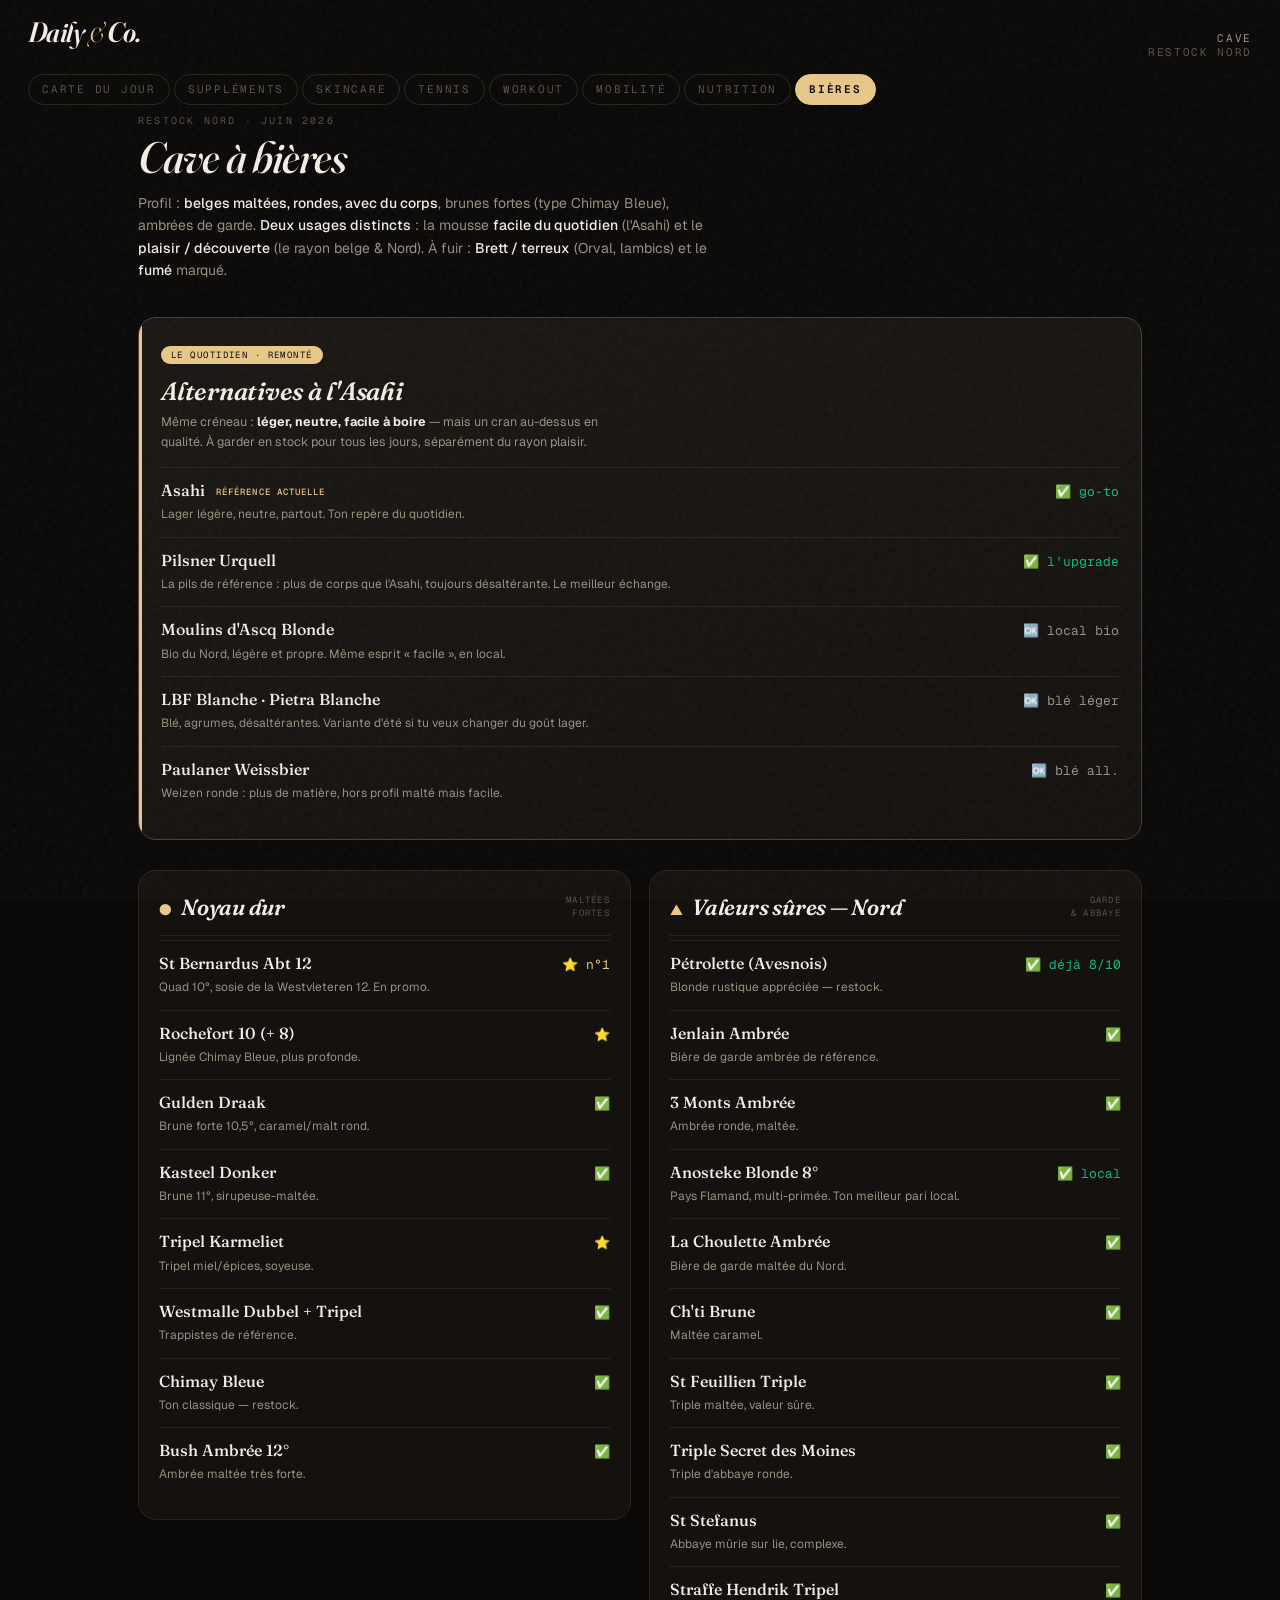
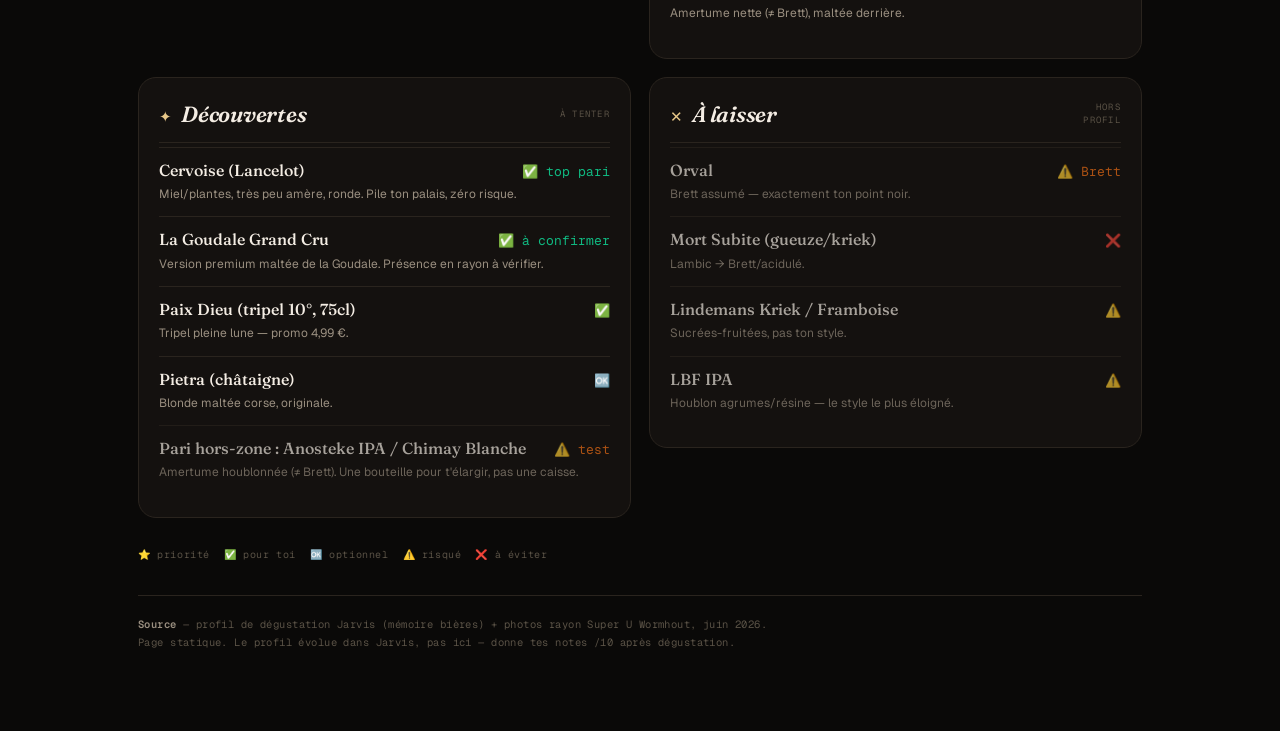
<file: bieres.html>
<!DOCTYPE html>
<html lang="fr">
<head>
<meta charset="UTF-8">
<meta name="viewport" content="width=device-width, initial-scale=1.0, maximum-scale=2.0">
<title>Daily — Bières</title>
<link rel="preconnect" href="https://fonts.googleapis.com">
<link rel="preconnect" href="https://fonts.gstatic.com" crossorigin>
<link href="https://fonts.googleapis.com/css2?family=Fraunces:ital,opsz,wght@0,9..144,300..900;1,9..144,300..900&family=Geist:wght@300..700&family=Geist+Mono:wght@400..600&display=swap" rel="stylesheet">
<link rel="stylesheet" href="styles.css">
<style>
  html { scroll-behavior: smooth; }
  body { min-height: 100%; }
  main {
    max-width: 1040px;
    margin: 0 auto;
    padding: calc(var(--topbar-h) + 22px) 18px 80px;
  }

  .page-kicker {
    font-family: 'Geist Mono', monospace;
    font-size: 10px;
    text-transform: uppercase;
    letter-spacing: 0.22em;
    color: var(--ink-faint);
    margin-bottom: 8px;
  }
  .page-title {
    font-family: 'Fraunces', serif;
    font-variation-settings: 'opsz' 144;
    font-weight: 500;
    font-style: italic;
    font-size: clamp(30px, 7vw, 44px);
    line-height: 1.02;
    letter-spacing: -0.02em;
    margin-bottom: 12px;
  }
  .page-intro {
    font-size: 14px;
    line-height: 1.6;
    color: var(--ink-dim);
    max-width: 64ch;
    margin-bottom: 36px;
  }
  .page-intro b { color: var(--ink); font-weight: 500; }

  /* Bloc en vedette — alternatives à l'Asahi (remonté en tête) */
  .feature {
    background: linear-gradient(160deg, var(--bg-panel), var(--bg-elev));
    border: 1px solid var(--rule-bright);
    border-radius: 18px;
    padding: 24px 22px;
    margin-bottom: 30px;
    position: relative;
    overflow: hidden;
  }
  .feature::after {
    content: '';
    position: absolute;
    top: 0; left: 0;
    width: 3px; height: 100%;
    background: var(--accent);
  }
  .feature-flag {
    display: inline-block;
    font-family: 'Geist Mono', monospace;
    font-size: 9px;
    text-transform: uppercase;
    letter-spacing: 0.16em;
    color: var(--bg);
    background: var(--accent);
    border-radius: 999px;
    padding: 3px 10px;
    margin-bottom: 12px;
  }
  .feature-title {
    font-family: 'Fraunces', serif;
    font-style: italic;
    font-weight: 600;
    font-size: 25px;
    letter-spacing: -0.01em;
    margin-bottom: 6px;
  }
  .feature-sub {
    font-size: 12.5px;
    line-height: 1.55;
    color: var(--ink-dim);
    margin-bottom: 16px;
    max-width: 58ch;
  }

  .blocks {
    display: grid;
    grid-template-columns: 1fr;
    gap: 18px;
  }
  @media (min-width: 760px) { .blocks { grid-template-columns: repeat(2, 1fr); align-items: start; } }

  .block {
    background: var(--bg-elev);
    border: 1px solid var(--rule);
    border-radius: 18px;
    padding: 22px 20px;
  }
  .block-head {
    display: flex;
    align-items: baseline;
    gap: 9px;
    padding-bottom: 14px;
    margin-bottom: 4px;
    border-bottom: 1px solid var(--rule);
  }
  .block-icon { color: var(--accent); font-size: 15px; line-height: 1; }
  .block-name {
    font-family: 'Fraunces', serif;
    font-style: italic;
    font-weight: 600;
    font-size: 22px;
    letter-spacing: -0.01em;
  }
  .block-when {
    font-family: 'Geist Mono', monospace;
    font-size: 9px;
    text-transform: uppercase;
    letter-spacing: 0.14em;
    color: var(--ink-faint);
    margin-left: auto;
    text-align: right;
    line-height: 1.4;
    align-self: center;
  }

  .beer { padding: 13px 0; border-top: 1px solid var(--rule); }
  .beer:first-of-type { border-top: none; }
  .beer-top {
    display: flex;
    align-items: baseline;
    justify-content: space-between;
    gap: 10px;
  }
  .beer-name {
    font-family: 'Fraunces', serif;
    font-weight: 500;
    font-size: 16px;
    line-height: 1.2;
  }
  .beer-name .ref {
    font-family: 'Geist Mono', monospace;
    font-size: 9px;
    text-transform: uppercase;
    letter-spacing: 0.12em;
    color: var(--accent);
    margin-left: 7px;
    vertical-align: middle;
  }
  .verdict {
    font-family: 'Geist Mono', monospace;
    font-size: 13px;
    white-space: nowrap;
    flex-shrink: 0;
  }
  .v-star { color: var(--accent); }
  .v-yes  { color: #10b981; }
  .v-ok   { color: var(--ink-dim); }
  .v-risk { color: #f97316; }
  .v-no   { color: var(--tension); }
  .beer-note {
    margin-top: 6px;
    font-size: 12px;
    line-height: 1.45;
    color: var(--ink-dim);
  }
  .beer.dim { opacity: 0.66; }

  .legend {
    display: flex;
    flex-wrap: wrap;
    gap: 14px;
    margin: 30px 0 4px;
    font-family: 'Geist Mono', monospace;
    font-size: 10px;
    letter-spacing: 0.06em;
    color: var(--ink-faint);
  }
  .legend span { white-space: nowrap; }

  .footnote {
    margin-top: 34px;
    padding-top: 20px;
    border-top: 1px solid var(--rule);
    font-family: 'Geist Mono', monospace;
    font-size: 10.5px;
    line-height: 1.7;
    color: var(--ink-faint);
    letter-spacing: 0.04em;
  }
  .footnote b { color: var(--ink-dim); font-weight: 600; }
</style>
</head>
<body>

<header>
  <div class="topline">
    <div class="masthead">Daily <span class="amp">&amp;</span> Co.</div>
    <div class="date-line">Cave<br><span class="meta">restock Nord</span></div>
  </div>
  <nav class="tabs">
    <a class="tab" href="index.html">Carte du jour</a>
    <a class="tab" href="supplements.html">Suppléments</a>
    <a class="tab" href="skincare.html">Skincare</a>
    <a class="tab" href="tennis.html">Tennis</a>
    <a class="tab" href="workout.html">Workout</a>
    <a class="tab" href="mobilite.html">Mobilité</a>
    <a class="tab" href="nutrition.html">Nutrition</a>
    <a class="tab active" href="bieres.html">Bières</a>
  </nav>
</header>

<main>
  <div class="page-kicker">Restock Nord · juin 2026</div>
  <h1 class="page-title">Cave à bières</h1>
  <p class="page-intro">
    Profil&nbsp;: <b>belges maltées, rondes, avec du corps</b>, brunes fortes (type Chimay Bleue),
    ambrées de garde. <b>Deux usages distincts</b>&nbsp;: la mousse <b>facile du quotidien</b>
    (l'Asahi) et le <b>plaisir / découverte</b> (le rayon belge &amp; Nord).
    À fuir&nbsp;: <b>Brett / terreux</b> (Orval, lambics) et le <b>fumé</b> marqué.
  </p>

  <!-- VEDETTE — alternatives à l'Asahi -->
  <section class="feature">
    <span class="feature-flag">Le quotidien · remonté</span>
    <div class="feature-title">Alternatives à l'Asahi</div>
    <p class="feature-sub">
      Même créneau&nbsp;: <b style="color:var(--ink)">léger, neutre, facile à boire</b> — mais un cran
      au-dessus en qualité. À garder en stock pour tous les jours, séparément du rayon plaisir.
    </p>

    <div class="beer">
      <div class="beer-top"><span class="beer-name">Asahi <span class="ref">référence actuelle</span></span><span class="verdict v-yes">✅ go-to</span></div>
      <div class="beer-note">Lager légère, neutre, partout. Ton repère du quotidien.</div>
    </div>
    <div class="beer">
      <div class="beer-top"><span class="beer-name">Pilsner Urquell</span><span class="verdict v-yes">✅ l'upgrade</span></div>
      <div class="beer-note">La pils de référence&nbsp;: plus de corps que l'Asahi, toujours désaltérante. Le meilleur échange.</div>
    </div>
    <div class="beer">
      <div class="beer-top"><span class="beer-name">Moulins d'Ascq Blonde</span><span class="verdict v-ok">🆗 local bio</span></div>
      <div class="beer-note">Bio du Nord, légère et propre. Même esprit «&nbsp;facile&nbsp;», en local.</div>
    </div>
    <div class="beer">
      <div class="beer-top"><span class="beer-name">LBF Blanche · Pietra Blanche</span><span class="verdict v-ok">🆗 blé léger</span></div>
      <div class="beer-note">Blé, agrumes, désaltérantes. Variante d'été si tu veux changer du goût lager.</div>
    </div>
    <div class="beer">
      <div class="beer-top"><span class="beer-name">Paulaner Weissbier</span><span class="verdict v-ok">🆗 blé all.</span></div>
      <div class="beer-note">Weizen ronde&nbsp;: plus de matière, hors profil malté mais facile.</div>
    </div>
  </section>

  <div class="blocks">

    <!-- NOYAU DUR -->
    <section class="block">
      <div class="block-head">
        <span class="block-icon">●</span>
        <span class="block-name">Noyau dur</span>
        <span class="block-when">maltées<br>fortes</span>
      </div>
      <div class="beer">
        <div class="beer-top"><span class="beer-name">St Bernardus Abt 12</span><span class="verdict v-star">⭐ n°1</span></div>
        <div class="beer-note">Quad 10°, sosie de la Westvleteren 12. En promo.</div>
      </div>
      <div class="beer">
        <div class="beer-top"><span class="beer-name">Rochefort 10 (+ 8)</span><span class="verdict v-star">⭐</span></div>
        <div class="beer-note">Lignée Chimay Bleue, plus profonde.</div>
      </div>
      <div class="beer">
        <div class="beer-top"><span class="beer-name">Gulden Draak</span><span class="verdict v-yes">✅</span></div>
        <div class="beer-note">Brune forte 10,5°, caramel/malt rond.</div>
      </div>
      <div class="beer">
        <div class="beer-top"><span class="beer-name">Kasteel Donker</span><span class="verdict v-yes">✅</span></div>
        <div class="beer-note">Brune 11°, sirupeuse-maltée.</div>
      </div>
      <div class="beer">
        <div class="beer-top"><span class="beer-name">Tripel Karmeliet</span><span class="verdict v-star">⭐</span></div>
        <div class="beer-note">Tripel miel/épices, soyeuse.</div>
      </div>
      <div class="beer">
        <div class="beer-top"><span class="beer-name">Westmalle Dubbel + Tripel</span><span class="verdict v-yes">✅</span></div>
        <div class="beer-note">Trappistes de référence.</div>
      </div>
      <div class="beer">
        <div class="beer-top"><span class="beer-name">Chimay Bleue</span><span class="verdict v-yes">✅</span></div>
        <div class="beer-note">Ton classique — restock.</div>
      </div>
      <div class="beer">
        <div class="beer-top"><span class="beer-name">Bush Ambrée 12°</span><span class="verdict v-yes">✅</span></div>
        <div class="beer-note">Ambrée maltée très forte.</div>
      </div>
    </section>

    <!-- VALEURS SURES NORD -->
    <section class="block">
      <div class="block-head">
        <span class="block-icon">▲</span>
        <span class="block-name">Valeurs sûres — Nord</span>
        <span class="block-when">garde<br>&amp; abbaye</span>
      </div>
      <div class="beer">
        <div class="beer-top"><span class="beer-name">Pétrolette (Avesnois)</span><span class="verdict v-yes">✅ déjà 8/10</span></div>
        <div class="beer-note">Blonde rustique appréciée — restock.</div>
      </div>
      <div class="beer">
        <div class="beer-top"><span class="beer-name">Jenlain Ambrée</span><span class="verdict v-yes">✅</span></div>
        <div class="beer-note">Bière de garde ambrée de référence.</div>
      </div>
      <div class="beer">
        <div class="beer-top"><span class="beer-name">3 Monts Ambrée</span><span class="verdict v-yes">✅</span></div>
        <div class="beer-note">Ambrée ronde, maltée.</div>
      </div>
      <div class="beer">
        <div class="beer-top"><span class="beer-name">Anosteke Blonde 8°</span><span class="verdict v-yes">✅ local</span></div>
        <div class="beer-note">Pays Flamand, multi-primée. Ton meilleur pari local.</div>
      </div>
      <div class="beer">
        <div class="beer-top"><span class="beer-name">La Choulette Ambrée</span><span class="verdict v-yes">✅</span></div>
        <div class="beer-note">Bière de garde maltée du Nord.</div>
      </div>
      <div class="beer">
        <div class="beer-top"><span class="beer-name">Ch'ti Brune</span><span class="verdict v-yes">✅</span></div>
        <div class="beer-note">Maltée caramel.</div>
      </div>
      <div class="beer">
        <div class="beer-top"><span class="beer-name">St Feuillien Triple</span><span class="verdict v-yes">✅</span></div>
        <div class="beer-note">Triple maltée, valeur sûre.</div>
      </div>
      <div class="beer">
        <div class="beer-top"><span class="beer-name">Triple Secret des Moines</span><span class="verdict v-yes">✅</span></div>
        <div class="beer-note">Triple d'abbaye ronde.</div>
      </div>
      <div class="beer">
        <div class="beer-top"><span class="beer-name">St Stefanus</span><span class="verdict v-yes">✅</span></div>
        <div class="beer-note">Abbaye mûrie sur lie, complexe.</div>
      </div>
      <div class="beer">
        <div class="beer-top"><span class="beer-name">Straffe Hendrik Tripel</span><span class="verdict v-yes">✅</span></div>
        <div class="beer-note">Amertume nette (≠ Brett), maltée derrière.</div>
      </div>
    </section>

    <!-- DECOUVERTES -->
    <section class="block">
      <div class="block-head">
        <span class="block-icon">✦</span>
        <span class="block-name">Découvertes</span>
        <span class="block-when">à tenter</span>
      </div>
      <div class="beer">
        <div class="beer-top"><span class="beer-name">Cervoise (Lancelot)</span><span class="verdict v-yes">✅ top pari</span></div>
        <div class="beer-note">Miel/plantes, très peu amère, ronde. Pile ton palais, zéro risque.</div>
      </div>
      <div class="beer">
        <div class="beer-top"><span class="beer-name">La Goudale Grand Cru</span><span class="verdict v-yes">✅ à confirmer</span></div>
        <div class="beer-note">Version premium maltée de la Goudale. Présence en rayon à vérifier.</div>
      </div>
      <div class="beer">
        <div class="beer-top"><span class="beer-name">Paix Dieu (tripel 10°, 75cl)</span><span class="verdict v-yes">✅</span></div>
        <div class="beer-note">Tripel pleine lune — promo 4,99&nbsp;€.</div>
      </div>
      <div class="beer">
        <div class="beer-top"><span class="beer-name">Pietra (châtaigne)</span><span class="verdict v-ok">🆗</span></div>
        <div class="beer-note">Blonde maltée corse, originale.</div>
      </div>
      <div class="beer dim">
        <div class="beer-top"><span class="beer-name">Pari hors-zone&nbsp;: Anosteke IPA / Chimay Blanche</span><span class="verdict v-risk">⚠️ test</span></div>
        <div class="beer-note">Amertume houblonnée (≠ Brett). Une bouteille pour t'élargir, pas une caisse.</div>
      </div>
    </section>

    <!-- A EVITER -->
    <section class="block">
      <div class="block-head">
        <span class="block-icon">✕</span>
        <span class="block-name">À laisser</span>
        <span class="block-when">hors<br>profil</span>
      </div>
      <div class="beer dim">
        <div class="beer-top"><span class="beer-name">Orval</span><span class="verdict v-risk">⚠️ Brett</span></div>
        <div class="beer-note">Brett assumé — exactement ton point noir.</div>
      </div>
      <div class="beer dim">
        <div class="beer-top"><span class="beer-name">Mort Subite (gueuze/kriek)</span><span class="verdict v-no">❌</span></div>
        <div class="beer-note">Lambic → Brett/acidulé.</div>
      </div>
      <div class="beer dim">
        <div class="beer-top"><span class="beer-name">Lindemans Kriek / Framboise</span><span class="verdict v-risk">⚠️</span></div>
        <div class="beer-note">Sucrées-fruitées, pas ton style.</div>
      </div>
      <div class="beer dim">
        <div class="beer-top"><span class="beer-name">LBF IPA</span><span class="verdict v-risk">⚠️</span></div>
        <div class="beer-note">Houblon agrumes/résine — le style le plus éloigné.</div>
      </div>
    </section>

  </div>

  <div class="legend">
    <span><b style="color:var(--accent)">⭐</b> priorité</span>
    <span><b style="color:#10b981">✅</b> pour toi</span>
    <span><b style="color:var(--ink-dim)">🆗</b> optionnel</span>
    <span><b style="color:#f97316">⚠️</b> risqué</span>
    <span><b style="color:var(--tension)">❌</b> à éviter</span>
  </div>

  <p class="footnote">
    <b>Source</b> — profil de dégustation Jarvis (mémoire bières) + photos rayon Super U Wormhout, juin 2026.<br>
    Page statique. Le profil évolue dans Jarvis, pas ici — donne tes notes /10 après dégustation.
  </p>
</main>

</body>
</html>
</file>
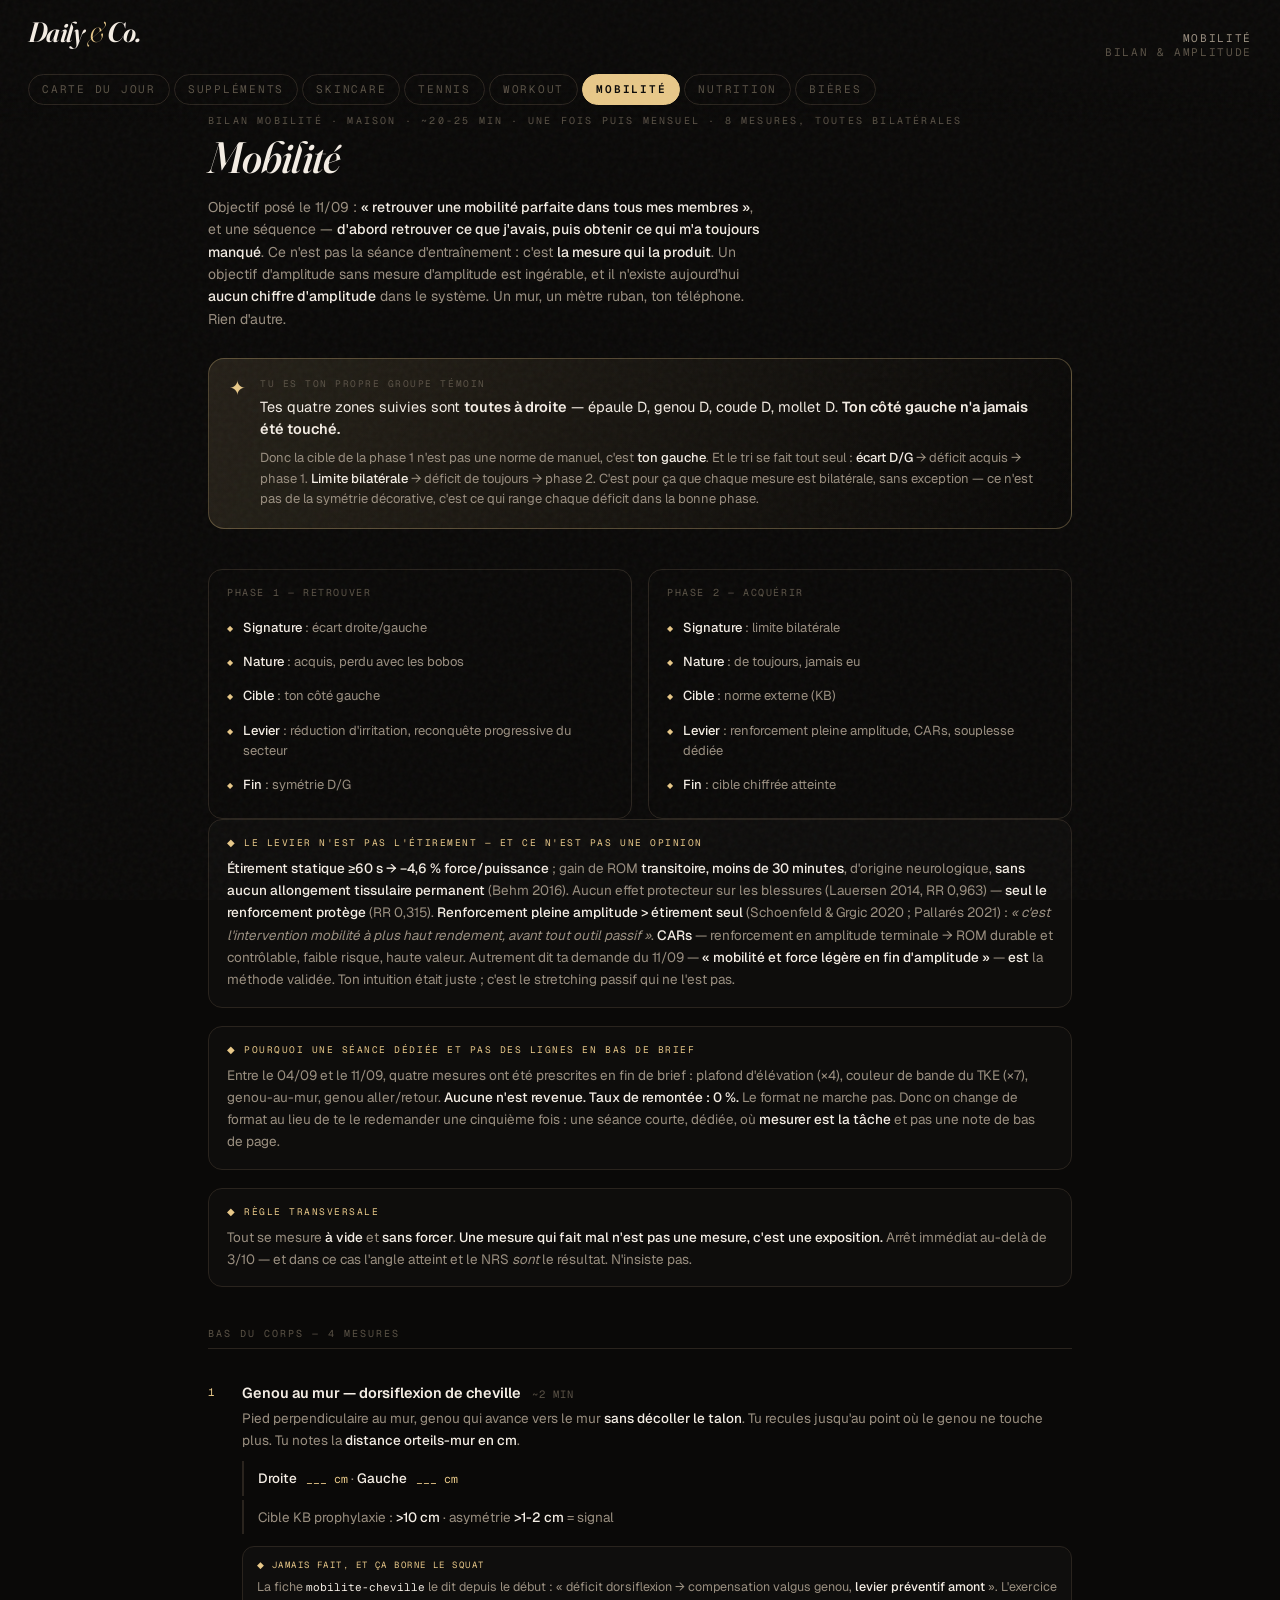
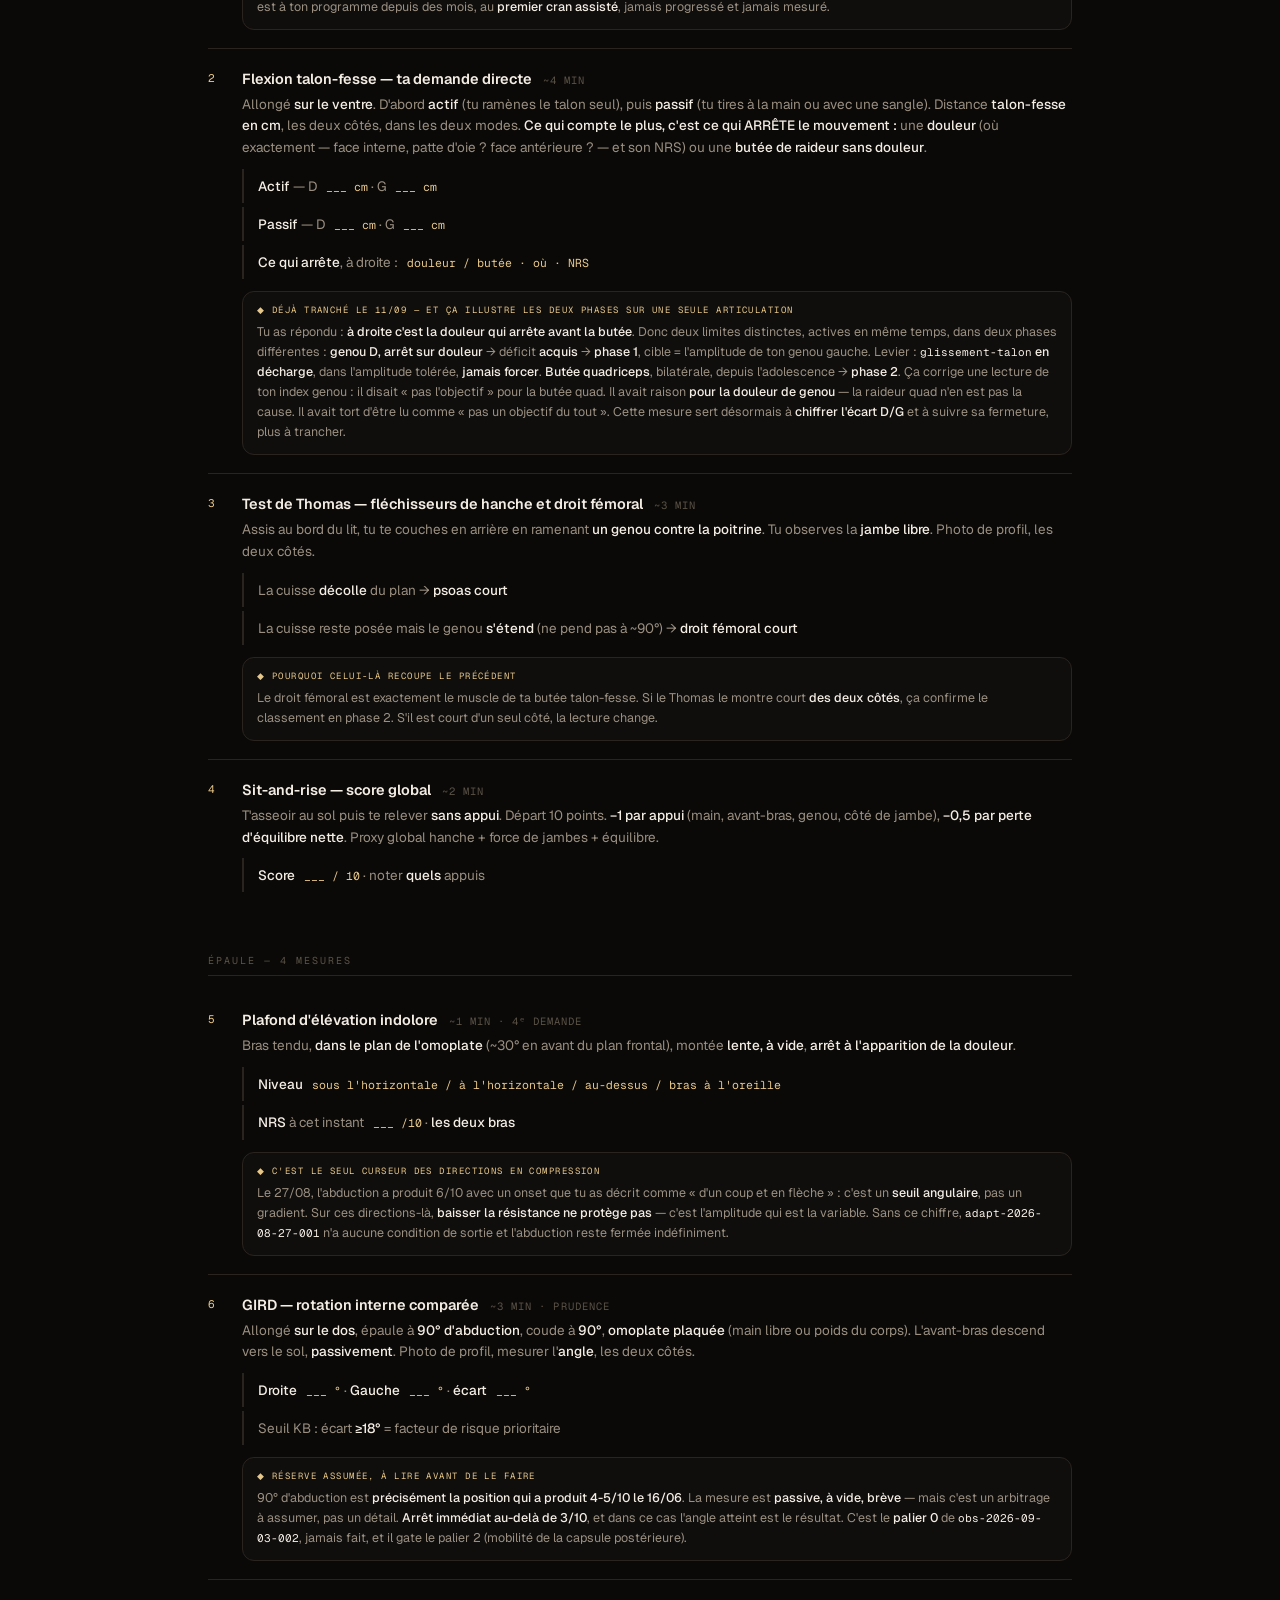
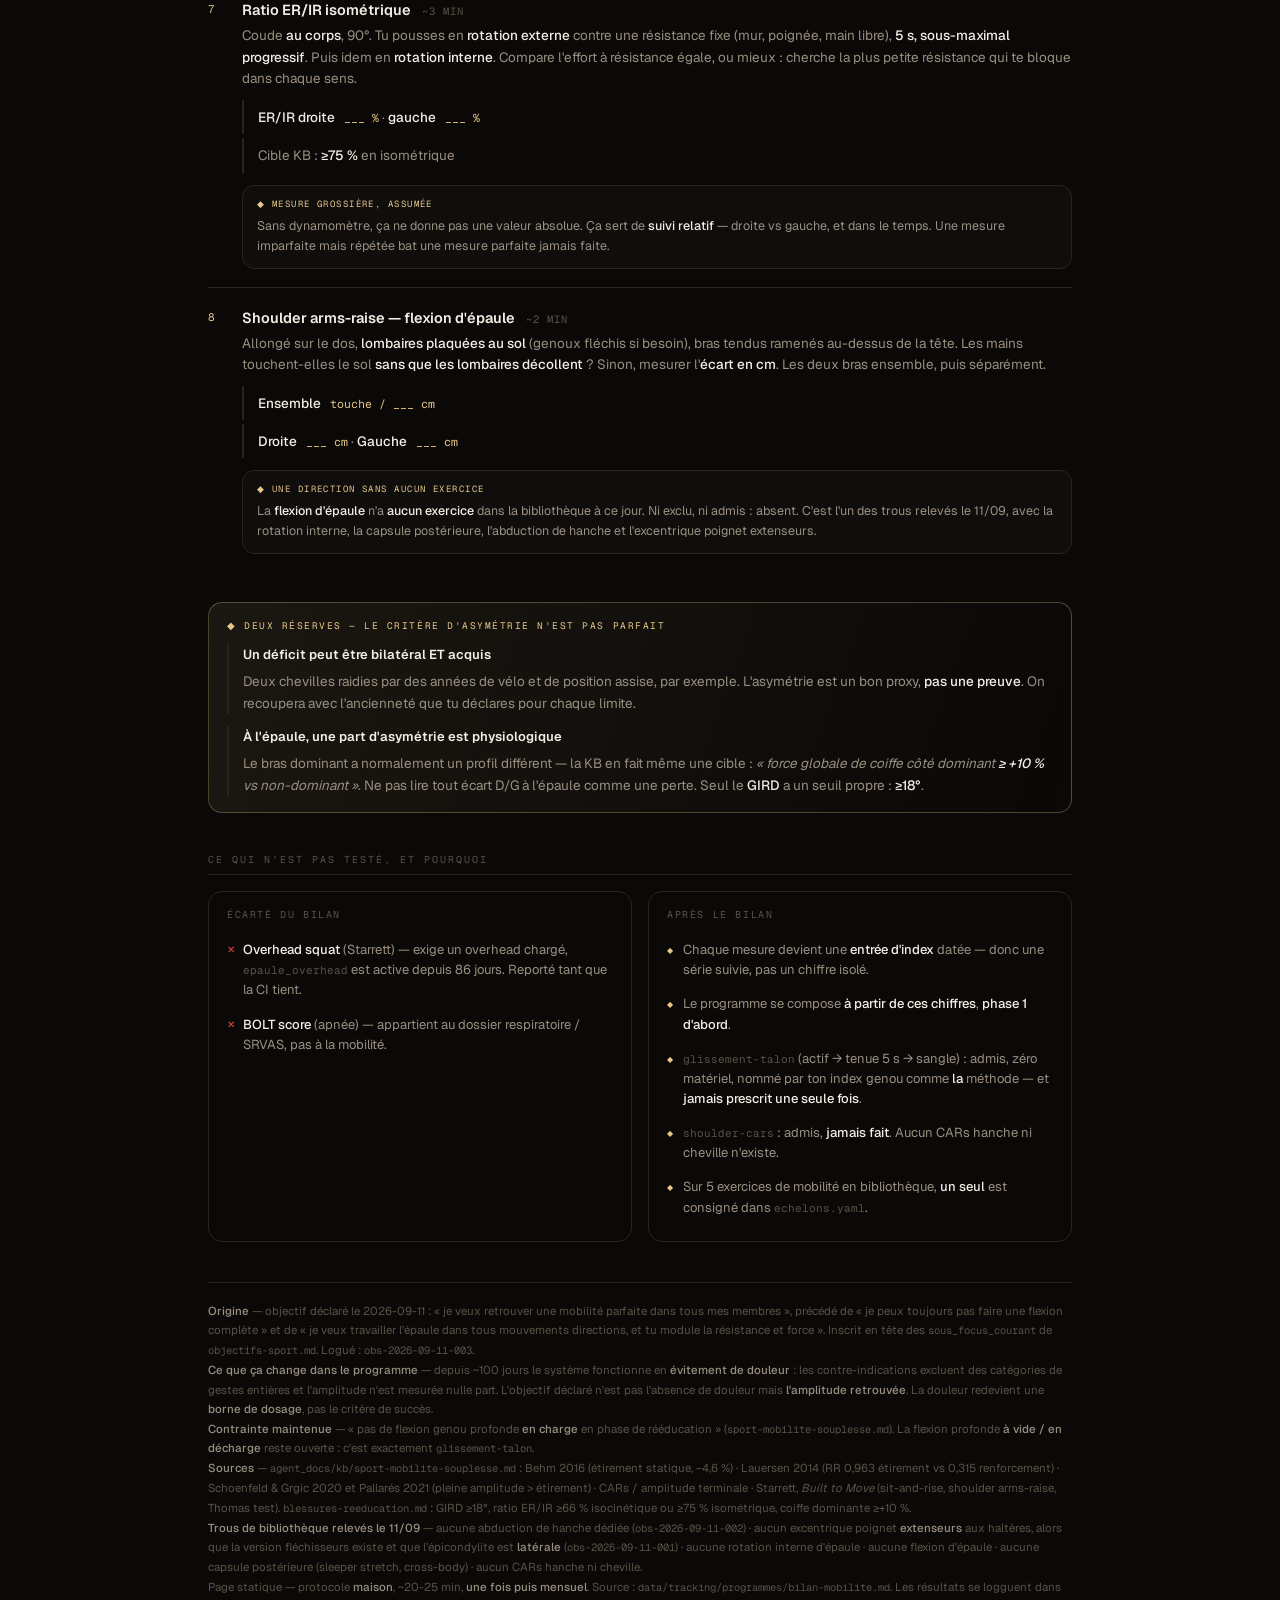
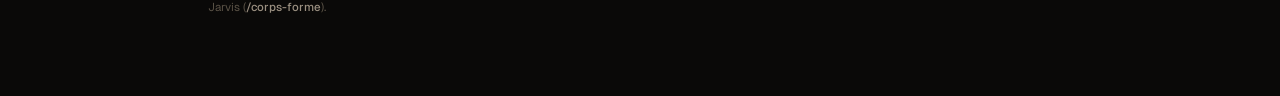
<file: mobilite.html>
<!DOCTYPE html>
<html lang="fr">
<head>
<meta charset="UTF-8">
<meta name="viewport" content="width=device-width, initial-scale=1.0, maximum-scale=2.0">
<title>Daily — Mobilité</title>
<link rel="preconnect" href="https://fonts.googleapis.com">
<link rel="preconnect" href="https://fonts.gstatic.com" crossorigin>
<link href="https://fonts.googleapis.com/css2?family=Fraunces:ital,opsz,wght@0,9..144,300..900;1,9..144,300..900&family=Geist:wght@300..700&family=Geist+Mono:wght@400..600&display=swap" rel="stylesheet">
<link rel="stylesheet" href="styles.css">
<style>
  html { scroll-behavior: smooth; }
  body { min-height: 100%; }
  main { max-width: 900px; margin: 0 auto; padding: calc(var(--topbar-h) + 22px) 18px 80px; }

  .page-kicker {
    font-family: 'Geist Mono', monospace;
    font-size: 10px; text-transform: uppercase; letter-spacing: 0.22em;
    color: var(--ink-faint); margin-bottom: 8px;
  }
  .page-title {
    font-family: 'Fraunces', serif; font-variation-settings: 'opsz' 144;
    font-weight: 500; font-style: italic; font-size: clamp(30px, 7vw, 44px);
    line-height: 1.02; letter-spacing: -0.02em; margin-bottom: 16px;
  }
  .page-intro { font-size: 14px; line-height: 1.6; color: var(--ink-dim); max-width: 62ch; margin-bottom: 28px; }
  .page-intro b { color: var(--ink); font-weight: 500; }

  .goal {
    display: flex; align-items: flex-start; gap: 14px;
    background: linear-gradient(110deg, rgba(232,200,137,0.12), transparent);
    border: 1px solid rgba(232,200,137,0.30); border-radius: 16px;
    padding: 18px 20px; margin-bottom: 40px;
  }
  .goal .star { color: var(--accent); font-size: 20px; line-height: 1; margin-top: 1px; }
  .goal .g-kicker {
    font-family: 'Geist Mono', monospace; font-size: 9.5px; text-transform: uppercase;
    letter-spacing: 0.16em; color: var(--ink-faint); margin-bottom: 6px;
  }
  .goal .g-line { font-size: 14.5px; line-height: 1.5; margin-bottom: 8px; }
  .goal .g-line b { font-weight: 600; }
  .goal .g-sub { font-size: 13px; line-height: 1.6; color: var(--ink-dim); }
  .goal .g-sub b { color: var(--ink); font-weight: 500; }

  .constraint {
    border: 1px solid var(--rule); border-radius: 14px;
    padding: 16px 18px; margin-bottom: 18px;
    background: rgba(255,255,255,0.015);
  }
  .constraint .c-tag {
    font-family: 'Geist Mono', monospace; font-size: 9.5px; text-transform: uppercase;
    letter-spacing: 0.16em; color: var(--accent); margin-bottom: 8px;
  }
  .constraint .c-body { font-size: 13.5px; line-height: 1.65; color: var(--ink-dim); }
  .constraint .c-body b { color: var(--ink); font-weight: 500; }
  .constraint .c-body code { font-family: 'Geist Mono', monospace; font-size: 11.5px; color: var(--ink); }

  .section-label {
    font-family: 'Geist Mono', monospace; font-size: 10px; text-transform: uppercase;
    letter-spacing: 0.2em; color: var(--ink-faint);
    margin: 40px 0 16px; padding-bottom: 8px; border-bottom: 1px solid var(--rule);
  }

  .seance { display: flex; flex-direction: column; gap: 2px; }
  .step { display: flex; gap: 14px; padding: 18px 0; border-bottom: 1px solid var(--rule); }
  .step:last-child { border-bottom: none; }
  .step .num {
    font-family: 'Geist Mono', monospace; font-size: 11px; color: var(--accent);
    flex-shrink: 0; width: 20px; padding-top: 2px;
  }
  .step .txt { flex: 1; display: block; }
  .step .role { display: block; font-size: 14.5px; font-weight: 600; margin-bottom: 6px; }
  .step .role .time {
    font-family: 'Geist Mono', monospace; font-size: 10.5px; font-weight: 400;
    color: var(--ink-faint); text-transform: uppercase; letter-spacing: 0.1em; margin-left: 8px;
  }
  .step .detail { display: block; font-size: 13.5px; line-height: 1.6; color: var(--ink-dim); margin-bottom: 10px; }
  .step .detail b { color: var(--ink); font-weight: 500; }
  .step ul { list-style: none; padding: 0; margin: 0; }
  .step li {
    font-size: 13.5px; line-height: 1.5; padding: 7px 0 7px 14px;
    border-left: 2px solid var(--rule); margin-bottom: 4px; color: var(--ink-dim);
  }
  .step li b { color: var(--ink); font-weight: 500; }
  .step li code { font-family: 'Geist Mono', monospace; font-size: 11.5px; color: var(--ink-faint); }
  .step li .reps { font-family: 'Geist Mono', monospace; font-size: 11.5px; color: var(--accent); margin-left: 6px; }

  .retest {
    border: 1px solid var(--rule); border-radius: 12px;
    padding: 12px 14px; margin-top: 12px; background: rgba(255,255,255,0.02);
  }
  .retest .rt-tag {
    font-family: 'Geist Mono', monospace; font-size: 9px; text-transform: uppercase;
    letter-spacing: 0.16em; color: var(--accent); margin-bottom: 6px;
  }
  .retest .rt-body { font-size: 12.5px; line-height: 1.6; color: var(--ink-dim); }
  .retest .rt-body b { color: var(--ink); font-weight: 500; }
  .retest .rt-body code { font-family: 'Geist Mono', monospace; font-size: 11px; color: var(--ink); }

  .decision {
    border: 1px solid rgba(232,200,137,0.30); border-radius: 14px;
    padding: 16px 18px; margin: 30px 0 0;
    background: linear-gradient(110deg, rgba(232,200,137,0.08), transparent);
  }
  .decision .d-tag {
    font-family: 'Geist Mono', monospace; font-size: 9.5px; text-transform: uppercase;
    letter-spacing: 0.16em; color: var(--accent); margin-bottom: 8px;
  }
  .decision .d-body { font-size: 13.5px; line-height: 1.65; color: var(--ink-dim); }
  .decision .d-body b { color: var(--ink); font-weight: 500; }
  .decision .d-body code { font-family: 'Geist Mono', monospace; font-size: 11.5px; color: var(--ink); }
  .decision .opt { margin-top: 12px; padding-left: 14px; border-left: 2px solid var(--rule); }
  .decision .opt-h { font-size: 13px; font-weight: 600; color: var(--ink); margin-bottom: 4px; }

  .tyler { border: 1px solid var(--rule); border-radius: 14px; padding: 16px 18px; }
  .tyler p { font-size: 13.5px; line-height: 1.65; color: var(--ink-dim); margin: 0 0 12px; }
  .tyler p:last-child { margin-bottom: 0; }
  .tyler p b { color: var(--ink); font-weight: 500; }
  .tyler code { font-family: 'Geist Mono', monospace; font-size: 11.5px; color: var(--ink); }
  .swatches { display: flex; flex-wrap: wrap; gap: 10px; margin-bottom: 12px; }
  .sw {
    display: inline-flex; align-items: center; gap: 6px;
    font-size: 12px; color: var(--ink-dim);
    border: 1px solid var(--rule); border-radius: 999px; padding: 5px 11px;
  }
  .sw.cur { border-color: rgba(232,200,137,0.45); color: var(--ink); }
  .sw .dot { width: 9px; height: 9px; border-radius: 50%; display: inline-block; }

  .split { display: grid; grid-template-columns: 1fr 1fr; gap: 16px; }
  @media (max-width: 700px) { .split { grid-template-columns: 1fr; } }
  .card { border: 1px solid var(--rule); border-radius: 14px; padding: 16px 18px; }
  .card h3 {
    font-family: 'Geist Mono', monospace; font-size: 10px; text-transform: uppercase;
    letter-spacing: 0.16em; color: var(--ink-faint); margin: 0 0 12px; font-weight: 400;
  }
  .card ul { list-style: none; padding: 0; margin: 0; }
  .card li {
    font-size: 13px; line-height: 1.55; padding: 7px 0 7px 16px; position: relative;
    color: var(--ink-dim);
  }
  .card li b { color: var(--ink); font-weight: 500; }
  .card li code { font-family: 'Geist Mono', monospace; font-size: 11px; color: var(--ink-faint); }
  .card.watch li::before { content: '◆'; position: absolute; left: 0; color: var(--accent); font-size: 8px; top: 11px; }
  .card.dont li::before { content: '✕'; position: absolute; left: 0; color: #ef4444; font-size: 10px; top: 9px; }

  .footnote {
    font-size: 11.5px; line-height: 1.7; color: var(--ink-faint);
    margin-top: 40px; padding-top: 18px; border-top: 1px solid var(--rule);
  }
  .footnote b { color: var(--ink-dim); font-weight: 500; }
  .footnote code { font-family: 'Geist Mono', monospace; font-size: 10.5px; }
</style>
</head>
<body>

<header>
  <div class="topline">
    <div class="masthead">Daily <span class="amp">&amp;</span> Co.</div>
    <div class="date-line">Mobilité<br><span class="meta">bilan &amp; amplitude</span></div>
  </div>
  <nav class="tabs">
    <a class="tab" href="index.html">Carte du jour</a>
    <a class="tab" href="supplements.html">Suppléments</a>
    <a class="tab" href="skincare.html">Skincare</a>
    <a class="tab" href="tennis.html">Tennis</a>
    <a class="tab" href="workout.html">Workout</a>
    <a class="tab active" href="mobilite.html">Mobilité</a>
    <a class="tab" href="nutrition.html">Nutrition</a>
    <a class="tab" href="bieres.html">Bières</a>
  </nav>
</header>

<main>
  <div class="page-kicker">BILAN MOBILITÉ · maison · ~20-25 MIN · UNE FOIS PUIS MENSUEL · 8 MESURES, TOUTES BILATÉRALES</div>
  <h1 class="page-title">Mobilité</h1>
  <p class="page-intro">
    Objectif posé le 11/09 : <b>« retrouver une mobilité parfaite dans tous mes membres »</b>, et une séquence — <b>d'abord retrouver ce que j'avais, puis obtenir ce qui m'a toujours manqué</b>.
    Ce n'est pas la séance d'entraînement : c'est <b>la mesure qui la produit</b>. Un objectif d'amplitude sans mesure d'amplitude est ingérable, et il n'existe aujourd'hui <b>aucun chiffre d'amplitude</b> dans le système.
    Un mur, un mètre ruban, ton téléphone. Rien d'autre.
  </p>

  <div class="goal">
    <span class="star">✦</span>
    <div>
      <div class="g-kicker">Tu es ton propre groupe témoin</div>
      <div class="g-line">Tes quatre zones suivies sont <b>toutes à droite</b> — épaule D, genou D, coude D, mollet D. <b>Ton côté gauche n'a jamais été touché.</b></div>
      <div class="g-sub">Donc la cible de la phase 1 n'est pas une norme de manuel, c'est <b>ton gauche</b>. Et le tri se fait tout seul : <b>écart D/G</b> → déficit acquis → phase 1. <b>Limite bilatérale</b> → déficit de toujours → phase 2. C'est pour ça que chaque mesure est bilatérale, sans exception — ce n'est pas de la symétrie décorative, c'est ce qui range chaque déficit dans la bonne phase.</div>
    </div>
  </div>

  <div class="split">
    <div class="card watch">
      <h3>Phase 1 — retrouver</h3>
      <ul>
        <li><b>Signature</b> : écart droite/gauche</li>
        <li><b>Nature</b> : acquis, perdu avec les bobos</li>
        <li><b>Cible</b> : ton côté gauche</li>
        <li><b>Levier</b> : réduction d'irritation, reconquête progressive du secteur</li>
        <li><b>Fin</b> : symétrie D/G</li>
      </ul>
    </div>
    <div class="card watch">
      <h3>Phase 2 — acquérir</h3>
      <ul>
        <li><b>Signature</b> : limite bilatérale</li>
        <li><b>Nature</b> : de toujours, jamais eu</li>
        <li><b>Cible</b> : norme externe (KB)</li>
        <li><b>Levier</b> : renforcement pleine amplitude, CARs, souplesse dédiée</li>
        <li><b>Fin</b> : cible chiffrée atteinte</li>
      </ul>
    </div>
  </div>

  <div class="constraint">
    <div class="c-tag">◆ Le levier n'est pas l'étirement — et ce n'est pas une opinion</div>
    <div class="c-body">
      <b>Étirement statique ≥60 s → −4,6 % force/puissance</b> ; gain de ROM <b>transitoire, moins de 30 minutes</b>, d'origine neurologique, <b>sans aucun allongement tissulaire permanent</b> (Behm 2016). Aucun effet protecteur sur les blessures (Lauersen 2014, RR 0,963) — <b>seul le renforcement protège</b> (RR 0,315).
      <b>Renforcement pleine amplitude &gt; étirement seul</b> (Schoenfeld &amp; Grgic 2020 ; Pallarés 2021) : <i>« c'est l'intervention mobilité à plus haut rendement, avant tout outil passif »</i>.
      <b>CARs</b> — renforcement en amplitude terminale → ROM durable et contrôlable, faible risque, haute valeur.
      Autrement dit ta demande du 11/09 — <b>« mobilité et force légère en fin d'amplitude »</b> — <b>est</b> la méthode validée. Ton intuition était juste ; c'est le stretching passif qui ne l'est pas.
    </div>
  </div>

  <div class="constraint">
    <div class="c-tag">◆ Pourquoi une séance dédiée et pas des lignes en bas de brief</div>
    <div class="c-body">
      Entre le 04/09 et le 11/09, quatre mesures ont été prescrites en fin de brief : plafond d'élévation (×4), couleur de bande du TKE (×7), genou-au-mur, genou aller/retour. <b>Aucune n'est revenue. Taux de remontée : 0 %.</b>
      Le format ne marche pas. Donc on change de format au lieu de te le redemander une cinquième fois : une séance courte, dédiée, où <b>mesurer est la tâche</b> et pas une note de bas de page.
    </div>
  </div>

  <div class="constraint">
    <div class="c-tag">◆ Règle transversale</div>
    <div class="c-body">
      Tout se mesure <b>à vide</b> et <b>sans forcer</b>. <b>Une mesure qui fait mal n'est pas une mesure, c'est une exposition.</b> Arrêt immédiat au-delà de 3/10 — et dans ce cas l'angle atteint et le NRS <i>sont</i> le résultat. N'insiste pas.
    </div>
  </div>

  <div class="section-label">Bas du corps — 4 mesures</div>
  <div class="seance">
    <div class="step">
      <span class="num">1</span>
      <span class="txt">
        <span class="role">Genou au mur — dorsiflexion de cheville <span class="time">~2 min</span></span>
        <span class="detail">Pied perpendiculaire au mur, genou qui avance vers le mur <b>sans décoller le talon</b>. Tu recules jusqu'au point où le genou ne touche plus. Tu notes la <b>distance orteils-mur en cm</b>.</span>
        <ul>
          <li><b>Droite</b> <span class="reps">___ cm</span> · <b>Gauche</b> <span class="reps">___ cm</span></li>
          <li>Cible KB prophylaxie : <b>&gt;10 cm</b> · asymétrie <b>&gt;1-2 cm</b> = signal</li>
        </ul>
        <div class="retest">
          <div class="rt-tag">◆ Jamais fait, et ça borne le squat</div>
          <div class="rt-body">La fiche <code>mobilite-cheville</code> le dit depuis le début : « déficit dorsiflexion → compensation valgus genou, <b>levier préventif amont</b> ». L'exercice est à ton programme depuis des mois, au <b>premier cran assisté</b>, jamais progressé et jamais mesuré.</div>
        </div>
      </span>
    </div>
    <div class="step">
      <span class="num">2</span>
      <span class="txt">
        <span class="role">Flexion talon-fesse — ta demande directe <span class="time">~4 min</span></span>
        <span class="detail">Allongé <b>sur le ventre</b>. D'abord <b>actif</b> (tu ramènes le talon seul), puis <b>passif</b> (tu tires à la main ou avec une sangle). Distance <b>talon-fesse en cm</b>, les deux côtés, dans les deux modes.
        <b>Ce qui compte le plus, c'est ce qui ARRÊTE le mouvement :</b> une <b>douleur</b> (où exactement — face interne, patte d'oie ? face antérieure ? — et son NRS) ou une <b>butée de raideur sans douleur</b>.</span>
        <ul>
          <li><b>Actif</b> — D <span class="reps">___ cm</span> · G <span class="reps">___ cm</span></li>
          <li><b>Passif</b> — D <span class="reps">___ cm</span> · G <span class="reps">___ cm</span></li>
          <li><b>Ce qui arrête</b>, à droite : <span class="reps">douleur / butée · où · NRS</span></li>
        </ul>
        <div class="retest">
          <div class="rt-tag">◆ Déjà tranché le 11/09 — et ça illustre les deux phases sur une seule articulation</div>
          <div class="rt-body">Tu as répondu : <b>à droite c'est la douleur qui arrête avant la butée</b>. Donc deux limites distinctes, actives en même temps, dans deux phases différentes :
          <b>genou D, arrêt sur douleur</b> → déficit <b>acquis</b> → <b>phase 1</b>, cible = l'amplitude de ton genou gauche. Levier : <code>glissement-talon</code> <b>en décharge</b>, dans l'amplitude tolérée, <b>jamais forcer</b>.
          <b>Butée quadriceps</b>, bilatérale, depuis l'adolescence → <b>phase 2</b>.
          Ça corrige une lecture de ton index genou : il disait « pas l'objectif » pour la butée quad. Il avait raison <b>pour la douleur de genou</b> — la raideur quad n'en est pas la cause. Il avait tort d'être lu comme « pas un objectif du tout ». Cette mesure sert désormais à <b>chiffrer l'écart D/G</b> et à suivre sa fermeture, plus à trancher.</div>
        </div>
      </span>
    </div>
    <div class="step">
      <span class="num">3</span>
      <span class="txt">
        <span class="role">Test de Thomas — fléchisseurs de hanche et droit fémoral <span class="time">~3 min</span></span>
        <span class="detail">Assis au bord du lit, tu te couches en arrière en ramenant <b>un genou contre la poitrine</b>. Tu observes la <b>jambe libre</b>. Photo de profil, les deux côtés.</span>
        <ul>
          <li>La cuisse <b>décolle</b> du plan → <b>psoas court</b></li>
          <li>La cuisse reste posée mais le genou <b>s'étend</b> (ne pend pas à ~90°) → <b>droit fémoral court</b></li>
        </ul>
        <div class="retest">
          <div class="rt-tag">◆ Pourquoi celui-là recoupe le précédent</div>
          <div class="rt-body">Le droit fémoral est exactement le muscle de ta butée talon-fesse. Si le Thomas le montre court <b>des deux côtés</b>, ça confirme le classement en phase 2. S'il est court d'un seul côté, la lecture change.</div>
        </div>
      </span>
    </div>
    <div class="step">
      <span class="num">4</span>
      <span class="txt">
        <span class="role">Sit-and-rise — score global <span class="time">~2 min</span></span>
        <span class="detail">T'asseoir au sol puis te relever <b>sans appui</b>. Départ 10 points. <b>−1 par appui</b> (main, avant-bras, genou, côté de jambe), <b>−0,5 par perte d'équilibre nette</b>. Proxy global hanche + force de jambes + équilibre.</span>
        <ul>
          <li><b>Score</b> <span class="reps">___ / 10</span> · noter <b>quels</b> appuis</li>
        </ul>
      </span>
    </div>
  </div>

  <div class="section-label">Épaule — 4 mesures</div>
  <div class="seance">
    <div class="step">
      <span class="num">5</span>
      <span class="txt">
        <span class="role">Plafond d'élévation indolore <span class="time">~1 min · 4ᵉ demande</span></span>
        <span class="detail">Bras tendu, <b>dans le plan de l'omoplate</b> (~30° en avant du plan frontal), montée <b>lente, à vide</b>, <b>arrêt à l'apparition de la douleur</b>.</span>
        <ul>
          <li><b>Niveau</b> <span class="reps">sous l'horizontale / à l'horizontale / au-dessus / bras à l'oreille</span></li>
          <li><b>NRS</b> à cet instant <span class="reps">___ /10</span> · <b>les deux bras</b></li>
        </ul>
        <div class="retest">
          <div class="rt-tag">◆ C'est le seul curseur des directions en compression</div>
          <div class="rt-body">Le 27/08, l'abduction a produit 6/10 avec un onset que tu as décrit comme « d'un coup et en flèche » : c'est un <b>seuil angulaire</b>, pas un gradient. Sur ces directions-là, <b>baisser la résistance ne protège pas</b> — c'est l'amplitude qui est la variable. Sans ce chiffre, <code>adapt-2026-08-27-001</code> n'a aucune condition de sortie et l'abduction reste fermée indéfiniment.</div>
        </div>
      </span>
    </div>
    <div class="step">
      <span class="num">6</span>
      <span class="txt">
        <span class="role">GIRD — rotation interne comparée <span class="time">~3 min · prudence</span></span>
        <span class="detail">Allongé <b>sur le dos</b>, épaule à <b>90° d'abduction</b>, coude à <b>90°</b>, <b>omoplate plaquée</b> (main libre ou poids du corps). L'avant-bras descend vers le sol, <b>passivement</b>. Photo de profil, mesurer l'<b>angle</b>, les deux côtés.</span>
        <ul>
          <li><b>Droite</b> <span class="reps">___ °</span> · <b>Gauche</b> <span class="reps">___ °</span> · <b>écart</b> <span class="reps">___ °</span></li>
          <li>Seuil KB : écart <b>≥18°</b> = facteur de risque prioritaire</li>
        </ul>
        <div class="retest">
          <div class="rt-tag">◆ Réserve assumée, à lire avant de le faire</div>
          <div class="rt-body">90° d'abduction est <b>précisément la position qui a produit 4-5/10 le 16/06</b>. La mesure est <b>passive, à vide, brève</b> — mais c'est un arbitrage à assumer, pas un détail. <b>Arrêt immédiat au-delà de 3/10</b>, et dans ce cas l'angle atteint est le résultat.
          C'est le <b>palier 0</b> de <code>obs-2026-09-03-002</code>, jamais fait, et il gate le palier 2 (mobilité de la capsule postérieure).</div>
        </div>
      </span>
    </div>
    <div class="step">
      <span class="num">7</span>
      <span class="txt">
        <span class="role">Ratio ER/IR isométrique <span class="time">~3 min</span></span>
        <span class="detail">Coude <b>au corps</b>, 90°. Tu pousses en <b>rotation externe</b> contre une résistance fixe (mur, poignée, main libre), <b>5 s, sous-maximal progressif</b>. Puis idem en <b>rotation interne</b>. Compare l'effort à résistance égale, ou mieux : cherche la plus petite résistance qui te bloque dans chaque sens.</span>
        <ul>
          <li><b>ER/IR droite</b> <span class="reps">___ %</span> · <b>gauche</b> <span class="reps">___ %</span></li>
          <li>Cible KB : <b>≥75 %</b> en isométrique</li>
        </ul>
        <div class="retest">
          <div class="rt-tag">◆ Mesure grossière, assumée</div>
          <div class="rt-body">Sans dynamomètre, ça ne donne pas une valeur absolue. Ça sert de <b>suivi relatif</b> — droite vs gauche, et dans le temps. Une mesure imparfaite mais répétée bat une mesure parfaite jamais faite.</div>
        </div>
      </span>
    </div>
    <div class="step">
      <span class="num">8</span>
      <span class="txt">
        <span class="role">Shoulder arms-raise — flexion d'épaule <span class="time">~2 min</span></span>
        <span class="detail">Allongé sur le dos, <b>lombaires plaquées au sol</b> (genoux fléchis si besoin), bras tendus ramenés au-dessus de la tête. Les mains touchent-elles le sol <b>sans que les lombaires décollent</b> ? Sinon, mesurer l'<b>écart en cm</b>. Les deux bras ensemble, puis séparément.</span>
        <ul>
          <li><b>Ensemble</b> <span class="reps">touche / ___ cm</span></li>
          <li><b>Droite</b> <span class="reps">___ cm</span> · <b>Gauche</b> <span class="reps">___ cm</span></li>
        </ul>
        <div class="retest">
          <div class="rt-tag">◆ Une direction sans aucun exercice</div>
          <div class="rt-body">La <b>flexion d'épaule</b> n'a <b>aucun exercice</b> dans la bibliothèque à ce jour. Ni exclu, ni admis : absent. C'est l'un des trous relevés le 11/09, avec la rotation interne, la capsule postérieure, l'abduction de hanche et l'excentrique poignet extenseurs.</div>
        </div>
      </span>
    </div>
  </div>

  <div class="decision">
    <div class="d-tag">◆ Deux réserves — le critère d'asymétrie n'est pas parfait</div>
    <div class="d-body">
      <div class="opt">
        <div class="opt-h">Un déficit peut être bilatéral ET acquis</div>
        Deux chevilles raidies par des années de vélo et de position assise, par exemple. L'asymétrie est un bon proxy, <b>pas une preuve</b>. On recoupera avec l'ancienneté que tu déclares pour chaque limite.
      </div>
      <div class="opt">
        <div class="opt-h">À l'épaule, une part d'asymétrie est physiologique</div>
        Le bras dominant a normalement un profil différent — la KB en fait même une cible : <i>« force globale de coiffe côté dominant <b>≥ +10 %</b> vs non-dominant »</i>. Ne pas lire tout écart D/G à l'épaule comme une perte. Seul le <b>GIRD</b> a un seuil propre : <b>≥18°</b>.
      </div>
    </div>
  </div>

  <div class="section-label">Ce qui n'est pas testé, et pourquoi</div>
  <div class="split">
    <div class="card dont">
      <h3>Écarté du bilan</h3>
      <ul>
        <li><b>Overhead squat</b> (Starrett) — exige un overhead chargé, <code>epaule_overhead</code> est active depuis 86 jours. Reporté tant que la CI tient.</li>
        <li><b>BOLT score</b> (apnée) — appartient au dossier respiratoire / SRVAS, pas à la mobilité.</li>
      </ul>
    </div>
    <div class="card watch">
      <h3>Après le bilan</h3>
      <ul>
        <li>Chaque mesure devient une <b>entrée d'index</b> datée — donc une série suivie, pas un chiffre isolé.</li>
        <li>Le programme se compose <b>à partir de ces chiffres</b>, <b>phase 1 d'abord</b>.</li>
        <li><code>glissement-talon</code> (actif → tenue 5 s → sangle) : admis, zéro matériel, nommé par ton index genou comme <b>la</b> méthode — et <b>jamais prescrit une seule fois</b>.</li>
        <li><code>shoulder-cars</code> : admis, <b>jamais fait</b>. Aucun CARs hanche ni cheville n'existe.</li>
        <li>Sur 5 exercices de mobilité en bibliothèque, <b>un seul</b> est consigné dans <code>echelons.yaml</code>.</li>
      </ul>
    </div>
  </div>

  <p class="footnote">
    <b>Origine</b> — objectif déclaré le 2026-09-11 : « je veux retrouver une mobilité parfaite dans tous mes membres », précédé de « je peux toujours pas faire une flexion complète » et de « je veux travailler l'épaule dans tous mouvements directions, et tu module la résistance et force ». Inscrit en tête des <code>sous_focus_courant</code> de <code>objectifs-sport.md</code>. Logué : <code>obs-2026-09-11-003</code>.<br>
    <b>Ce que ça change dans le programme</b> — depuis ~100 jours le système fonctionne en <b>évitement de douleur</b> : les contre-indications excluent des catégories de gestes entières et l'amplitude n'est mesurée nulle part. L'objectif déclaré n'est pas l'absence de douleur mais <b>l'amplitude retrouvée</b>. La douleur redevient une <b>borne de dosage</b>, pas le critère de succès.<br>
    <b>Contrainte maintenue</b> — « pas de flexion genou profonde <b>en charge</b> en phase de rééducation » (<code>sport-mobilite-souplesse.md</code>). La flexion profonde <b>à vide / en décharge</b> reste ouverte : c'est exactement <code>glissement-talon</code>.<br>
    <b>Sources</b> — <code>agent_docs/kb/sport-mobilite-souplesse.md</code> : Behm 2016 (étirement statique, −4,6 %) · Lauersen 2014 (RR 0,963 étirement vs 0,315 renforcement) · Schoenfeld &amp; Grgic 2020 et Pallarés 2021 (pleine amplitude &gt; étirement) · CARs / amplitude terminale · Starrett, <i>Built to Move</i> (sit-and-rise, shoulder arms-raise, Thomas test). <code>blessures-reeducation.md</code> : GIRD ≥18°, ratio ER/IR ≥66 % isocinétique ou ≥75 % isométrique, coiffe dominante ≥+10 %.<br>
    <b>Trous de bibliothèque relevés le 11/09</b> — aucune abduction de hanche dédiée (<code>obs-2026-09-11-002</code>) · aucun excentrique poignet <b>extenseurs</b> aux haltères, alors que la version fléchisseurs existe et que l'épicondylite est <b>latérale</b> (<code>obs-2026-09-11-001</code>) · aucune rotation interne d'épaule · aucune flexion d'épaule · aucune capsule postérieure (sleeper stretch, cross-body) · aucun CARs hanche ni cheville.<br>
    Page statique — protocole <b>maison</b>, ~20-25 min, <b>une fois puis mensuel</b>. Source : <code>data/tracking/programmes/bilan-mobilite.md</code>. Les résultats se logguent dans Jarvis (<b>/corps-forme</b>).
  </p>
</main>

</body>
</html>
</file>
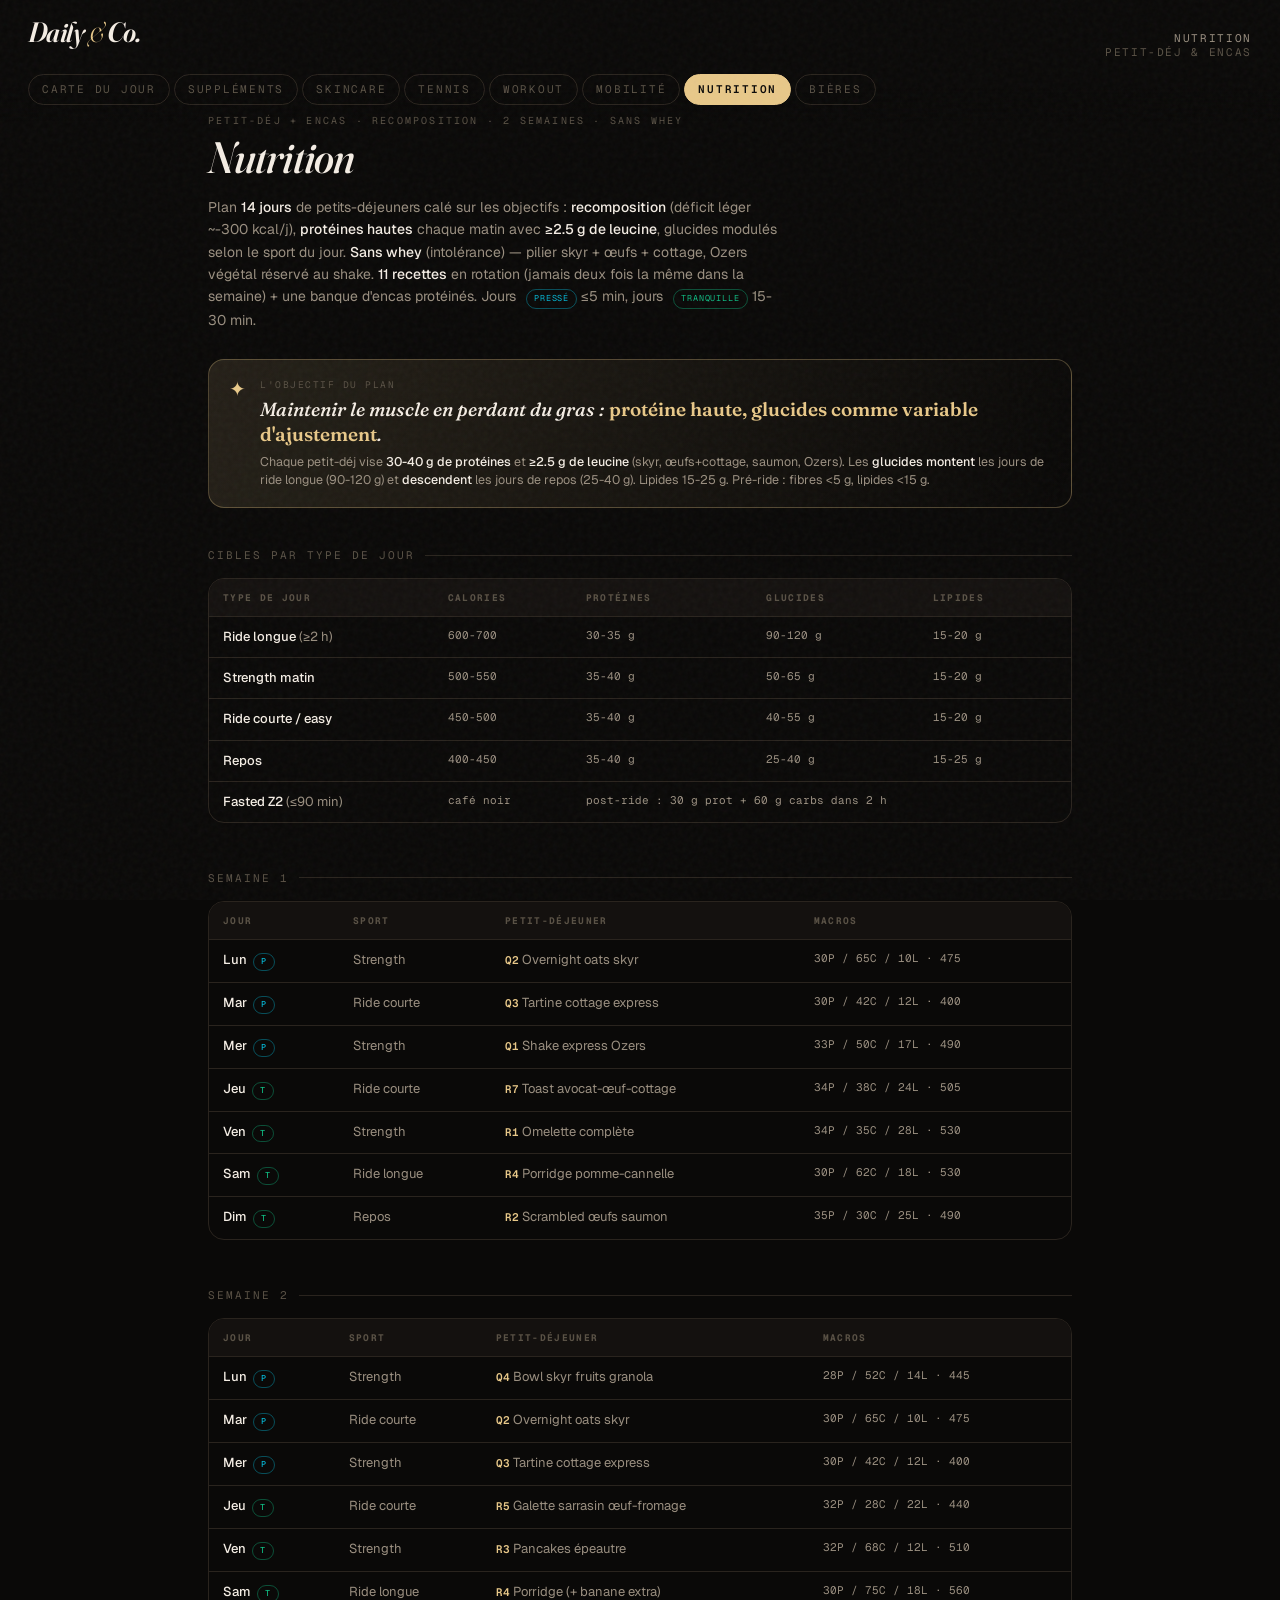
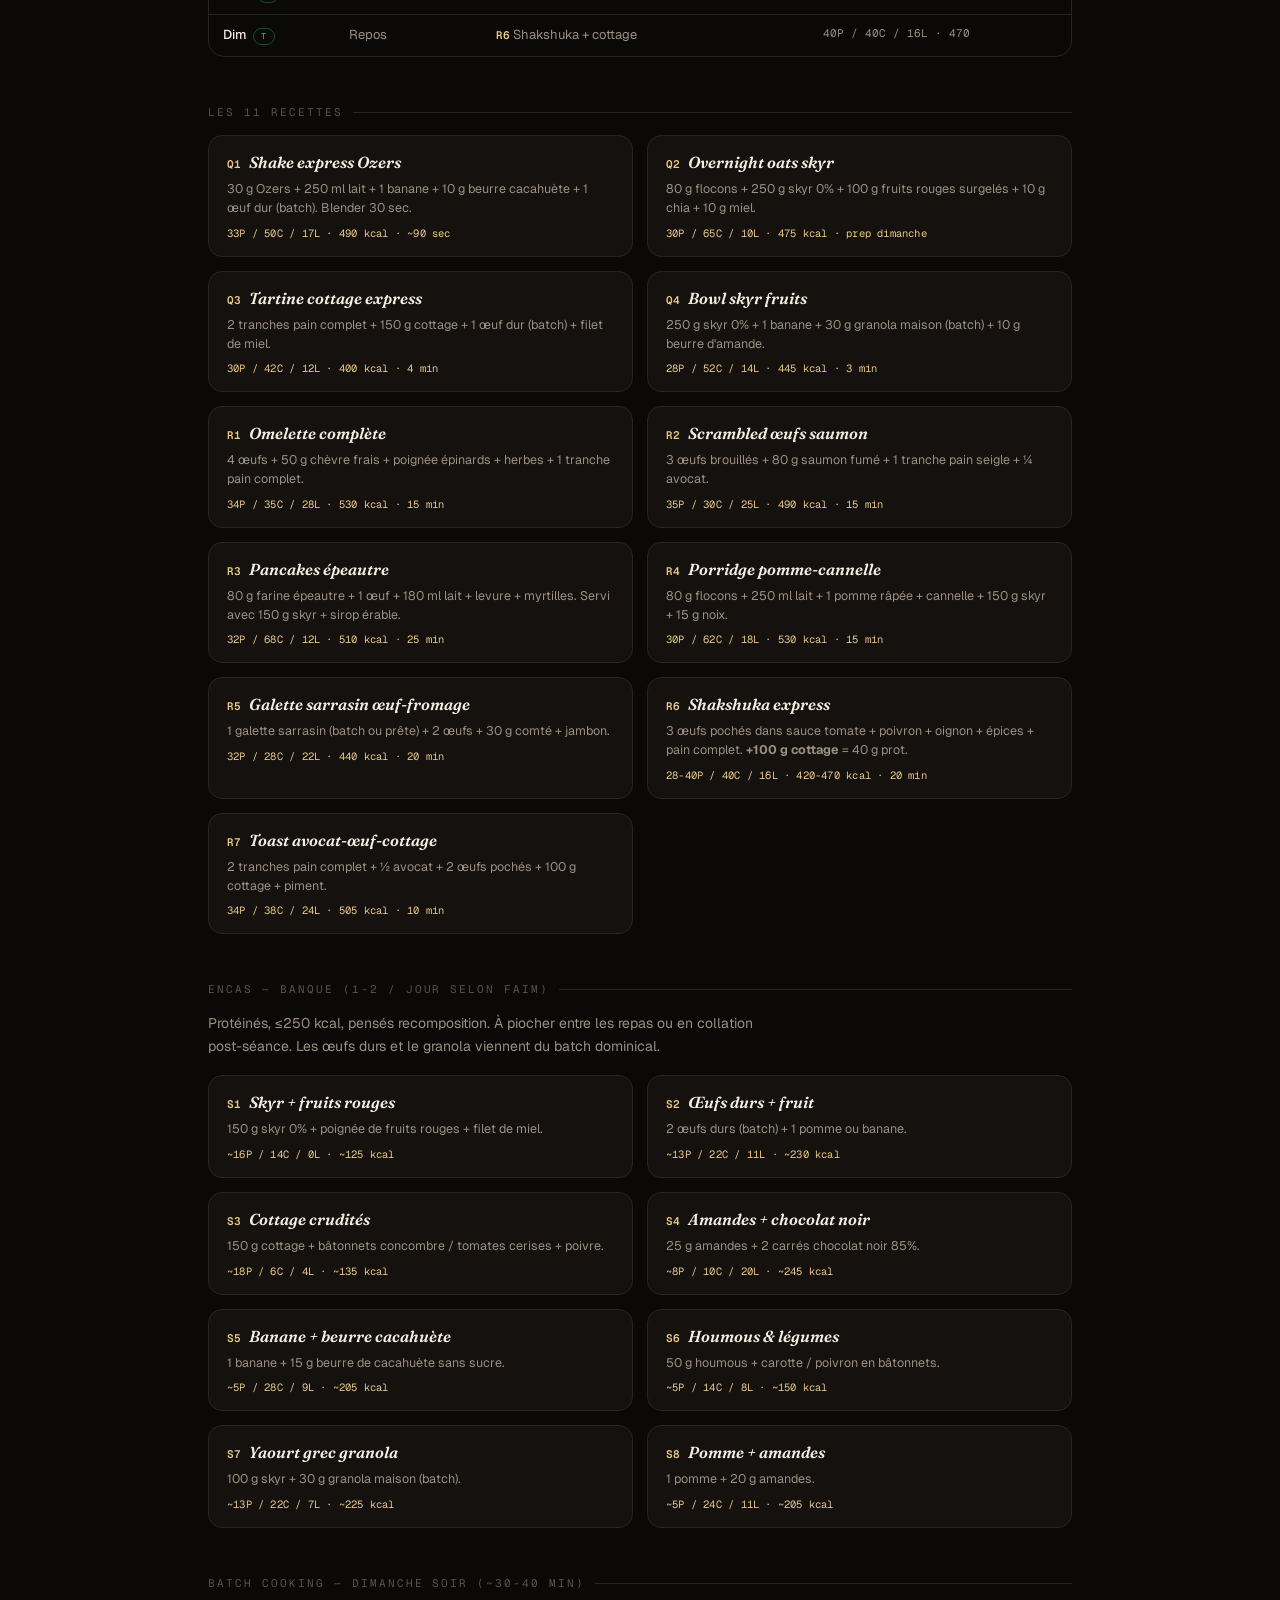
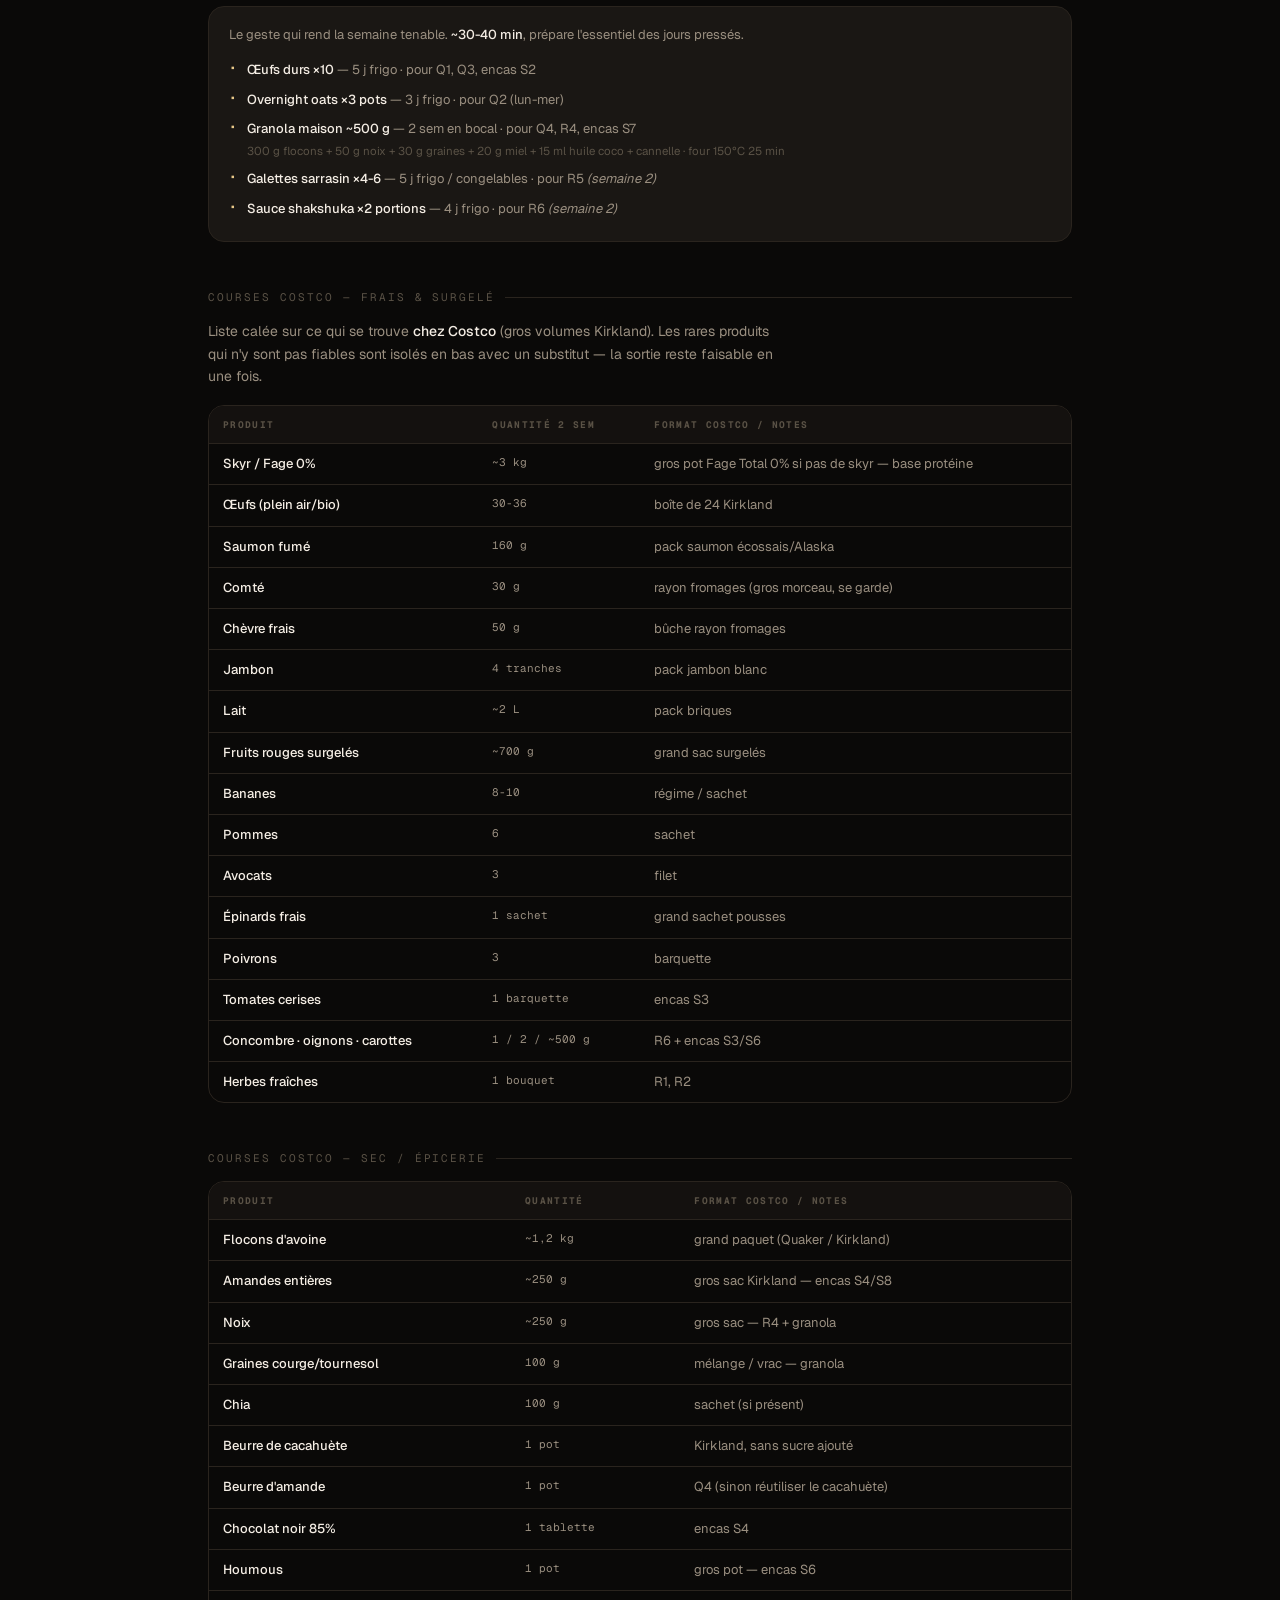
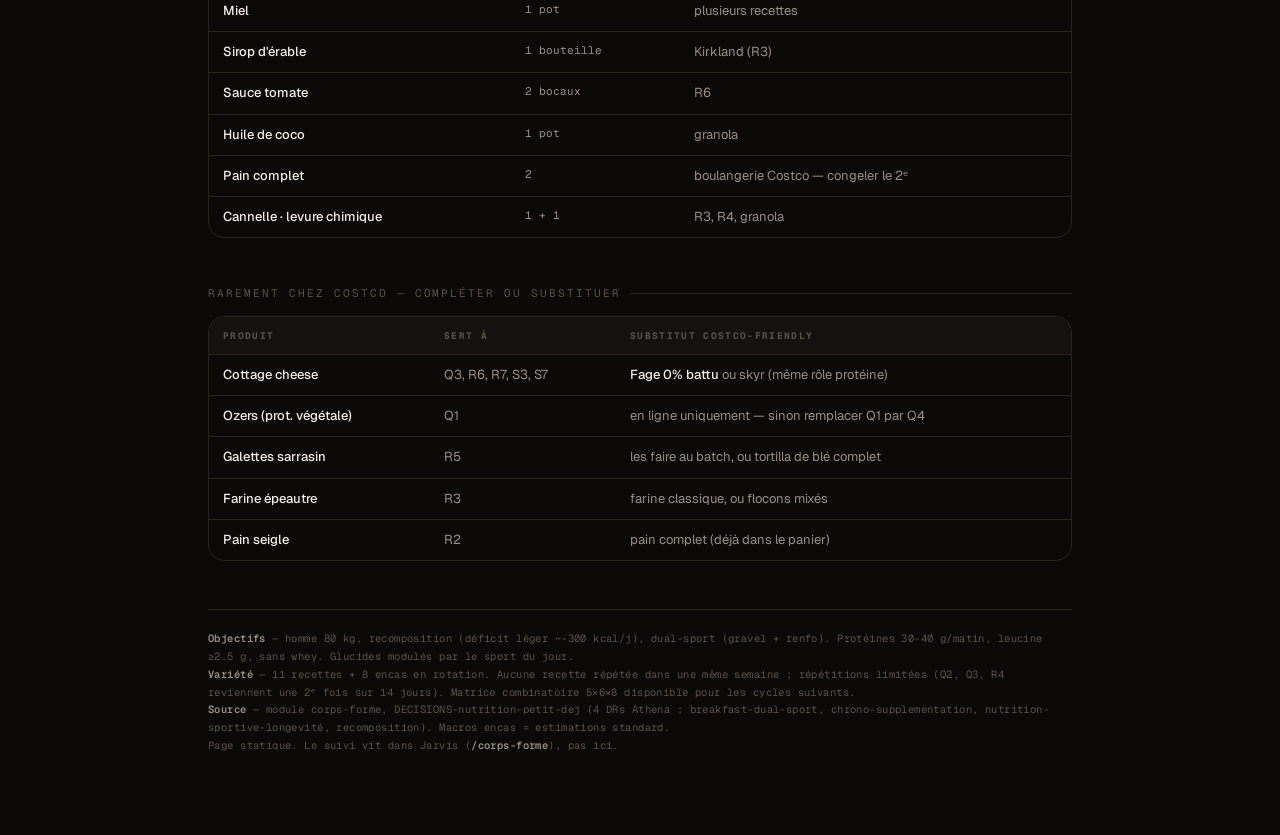
<file: nutrition.html>
<!DOCTYPE html>
<html lang="fr">
<head>
<meta charset="UTF-8">
<meta name="viewport" content="width=device-width, initial-scale=1.0, maximum-scale=2.0">
<title>Daily — Nutrition</title>
<link rel="preconnect" href="https://fonts.googleapis.com">
<link rel="preconnect" href="https://fonts.gstatic.com" crossorigin>
<link href="https://fonts.googleapis.com/css2?family=Fraunces:ital,opsz,wght@0,9..144,300..900;1,9..144,300..900&family=Geist:wght@300..700&family=Geist+Mono:wght@400..600&display=swap" rel="stylesheet">
<link rel="stylesheet" href="styles.css">
<style>
  html { scroll-behavior: smooth; }
  body { min-height: 100%; }
  main { max-width: 900px; margin: 0 auto; padding: calc(var(--topbar-h) + 22px) 18px 80px; }

  .page-kicker {
    font-family: 'Geist Mono', monospace;
    font-size: 10px; text-transform: uppercase; letter-spacing: 0.22em;
    color: var(--ink-faint); margin-bottom: 8px;
  }
  .page-title {
    font-family: 'Fraunces', serif; font-variation-settings: 'opsz' 144;
    font-weight: 500; font-style: italic; font-size: clamp(30px, 7vw, 44px);
    line-height: 1.02; letter-spacing: -0.02em; margin-bottom: 16px;
  }
  .page-intro { font-size: 14px; line-height: 1.6; color: var(--ink-dim); max-width: 64ch; margin-bottom: 28px; }
  .page-intro b { color: var(--ink); font-weight: 500; }

  .goal {
    display: flex; align-items: flex-start; gap: 14px;
    background: linear-gradient(110deg, rgba(232,200,137,0.12), transparent);
    border: 1px solid rgba(232,200,137,0.30); border-radius: 16px;
    padding: 18px 20px; margin-bottom: 40px;
  }
  .goal .star { color: var(--accent); font-size: 20px; line-height: 1; margin-top: 1px; }
  .goal .g-kicker {
    font-family: 'Geist Mono', monospace; font-size: 9.5px; text-transform: uppercase;
    letter-spacing: 0.16em; color: var(--ink-faint); margin-bottom: 6px;
  }
  .goal .g-line { font-family: 'Fraunces', serif; font-style: italic; font-weight: 500; font-size: 19px; line-height: 1.3; color: var(--ink); margin-bottom: 6px; }
  .goal .g-line b { color: var(--accent); font-style: normal; font-weight: 600; }
  .goal .g-sub { font-size: 12.5px; line-height: 1.45; color: var(--ink-dim); }
  .goal .g-sub b { color: var(--ink); font-weight: 500; }

  .section-label {
    font-family: 'Geist Mono', monospace; font-size: 11px; text-transform: uppercase;
    letter-spacing: 0.18em; color: var(--ink-faint); margin: 0 0 16px;
    display: flex; align-items: center; gap: 10px;
  }
  .section-label::after { content: ''; flex: 1; height: 1px; background: var(--rule); }

  /* Tables (macros + courses) */
  .tbl-wrap { overflow-x: auto; margin-bottom: 48px; border: 1px solid var(--rule); border-radius: 16px; }
  table { width: 100%; border-collapse: collapse; font-size: 13px; min-width: 460px; }
  thead th {
    font-family: 'Geist Mono', monospace; font-size: 9.5px; text-transform: uppercase;
    letter-spacing: 0.14em; color: var(--ink-faint); text-align: left;
    padding: 12px 14px; background: var(--bg-elev); border-bottom: 1px solid var(--rule);
  }
  tbody td { padding: 11px 14px; border-top: 1px solid var(--rule); color: var(--ink-dim); line-height: 1.4; vertical-align: top; }
  tbody tr:first-child td { border-top: none; }
  tbody td b { color: var(--ink); font-weight: 500; }
  .code { font-family: 'Geist Mono', monospace; font-size: 11px; color: var(--accent); font-weight: 600; }
  .macro { font-family: 'Geist Mono', monospace; font-size: 11px; color: var(--ink-dim); white-space: nowrap; }
  td.day { color: var(--ink); font-weight: 500; white-space: nowrap; }
  .tag {
    display: inline-block; font-family: 'Geist Mono', monospace; font-size: 8.5px;
    text-transform: uppercase; letter-spacing: 0.1em; padding: 2px 7px; border-radius: 999px;
    border: 1px solid var(--rule-bright); color: var(--ink-faint); margin-left: 6px;
  }
  .tag.p { color: #06b6d4; border-color: rgba(6,182,212,0.4); }
  .tag.t { color: #10b981; border-color: rgba(16,185,129,0.4); }

  /* Recettes / encas — grille de cartes */
  .grid { display: grid; grid-template-columns: 1fr; gap: 14px; margin-bottom: 48px; }
  @media (min-width: 620px) { .grid { grid-template-columns: 1fr 1fr; } }
  .rcard { background: var(--bg-elev); border: 1px solid var(--rule); border-radius: 14px; padding: 16px 18px; }
  .rcard .rhead { display: flex; align-items: baseline; gap: 8px; margin-bottom: 8px; }
  .rcard .rhead .code { flex-shrink: 0; }
  .rcard h3 { font-family: 'Fraunces', serif; font-style: italic; font-weight: 600; font-size: 16px; color: var(--ink); }
  .rcard .ingr { font-size: 12.5px; line-height: 1.5; color: var(--ink-dim); margin-bottom: 8px; }
  .rcard .rmacro { font-family: 'Geist Mono', monospace; font-size: 10.5px; color: var(--accent); letter-spacing: 0.02em; }
  .rcard .rnote { font-size: 11.5px; color: var(--ink-faint); margin-top: 6px; font-style: italic; }

  .batch { background: var(--bg-panel); border: 1px solid var(--rule); border-radius: 16px; padding: 18px 20px; margin-bottom: 48px; }
  .batch p { font-size: 13px; line-height: 1.55; color: var(--ink-dim); }
  .batch p b { color: var(--ink); font-weight: 500; }
  .batch ul { list-style: none; margin-top: 10px; }
  .batch li { font-size: 13px; line-height: 1.5; padding: 5px 0 5px 18px; position: relative; color: var(--ink-dim); }
  .batch li::before { content: '▪'; position: absolute; left: 2px; color: var(--accent); font-size: 10px; }
  .batch li b { color: var(--ink); font-weight: 500; }

  .footnote {
    margin-top: 44px; padding-top: 20px; border-top: 1px solid var(--rule);
    font-family: 'Geist Mono', monospace; font-size: 10.5px; line-height: 1.7;
    color: var(--ink-faint); letter-spacing: 0.04em;
  }
  .footnote b { color: var(--ink-dim); font-weight: 600; }
</style>
</head>
<body>

<header>
  <div class="topline">
    <div class="masthead">Daily <span class="amp">&amp;</span> Co.</div>
    <div class="date-line">Nutrition<br><span class="meta">petit-déj &amp; encas</span></div>
  </div>
  <nav class="tabs">
    <a class="tab" href="index.html">Carte du jour</a>
    <a class="tab" href="supplements.html">Suppléments</a>
    <a class="tab" href="skincare.html">Skincare</a>
    <a class="tab" href="tennis.html">Tennis</a>
    <a class="tab" href="workout.html">Workout</a>
    <a class="tab" href="mobilite.html">Mobilité</a>
    <a class="tab active" href="nutrition.html">Nutrition</a>
    <a class="tab" href="bieres.html">Bières</a>
  </nav>
</header>

<main>
  <div class="page-kicker">Petit-déj + encas · recomposition · 2 semaines · sans whey</div>
  <h1 class="page-title">Nutrition</h1>
  <p class="page-intro">
    Plan <b>14 jours</b> de petits-déjeuners calé sur les objectifs&nbsp;: <b>recomposition</b>
    (déficit léger ~-300&nbsp;kcal/j), <b>protéines hautes</b> chaque matin avec
    <b>&ge;2.5&nbsp;g de leucine</b>, glucides modulés selon le sport du jour.
    <b>Sans whey</b> (intolérance) — pilier skyr + œufs + cottage, Ozers végétal réservé au shake.
    <b>11 recettes</b> en rotation (jamais deux fois la même dans la semaine) + une banque d'encas
    protéinés. Jours <span class="tag p">pressé</span> &le;5&nbsp;min, jours
    <span class="tag t">tranquille</span> 15-30&nbsp;min.
  </p>

  <div class="goal">
    <span class="star">✦</span>
    <div>
      <div class="g-kicker">L'objectif du plan</div>
      <div class="g-line">Maintenir le muscle en perdant du gras&nbsp;: <b>protéine haute, glucides comme variable d'ajustement</b>.</div>
      <div class="g-sub">Chaque petit-déj vise <b>30-40&nbsp;g de protéines</b> et <b>&ge;2.5&nbsp;g de leucine</b> (skyr, œufs+cottage, saumon, Ozers). Les <b>glucides montent</b> les jours de ride longue (90-120&nbsp;g) et <b>descendent</b> les jours de repos (25-40&nbsp;g). Lipides 15-25&nbsp;g. Pré-ride&nbsp;: fibres &lt;5&nbsp;g, lipides &lt;15&nbsp;g.</div>
    </div>
  </div>

  <!-- Macros cibles -->
  <div class="section-label">Cibles par type de jour</div>
  <div class="tbl-wrap">
    <table>
      <thead><tr><th>Type de jour</th><th>Calories</th><th>Protéines</th><th>Glucides</th><th>Lipides</th></tr></thead>
      <tbody>
        <tr><td><b>Ride longue</b> (&ge;2&nbsp;h)</td><td class="macro">600-700</td><td class="macro">30-35&nbsp;g</td><td class="macro">90-120&nbsp;g</td><td class="macro">15-20&nbsp;g</td></tr>
        <tr><td><b>Strength matin</b></td><td class="macro">500-550</td><td class="macro">35-40&nbsp;g</td><td class="macro">50-65&nbsp;g</td><td class="macro">15-20&nbsp;g</td></tr>
        <tr><td><b>Ride courte / easy</b></td><td class="macro">450-500</td><td class="macro">35-40&nbsp;g</td><td class="macro">40-55&nbsp;g</td><td class="macro">15-20&nbsp;g</td></tr>
        <tr><td><b>Repos</b></td><td class="macro">400-450</td><td class="macro">35-40&nbsp;g</td><td class="macro">25-40&nbsp;g</td><td class="macro">15-25&nbsp;g</td></tr>
        <tr><td><b>Fasted Z2</b> (&le;90&nbsp;min)</td><td class="macro">café noir</td><td class="macro" colspan="3">post-ride : 30&nbsp;g prot + 60&nbsp;g carbs dans 2&nbsp;h</td></tr>
      </tbody>
    </table>
  </div>

  <!-- Semaine 1 -->
  <div class="section-label">Semaine 1</div>
  <div class="tbl-wrap">
    <table>
      <thead><tr><th>Jour</th><th>Sport</th><th>Petit-déjeuner</th><th>Macros</th></tr></thead>
      <tbody>
        <tr><td class="day">Lun<span class="tag p">P</span></td><td>Strength</td><td><span class="code">Q2</span> Overnight oats skyr</td><td class="macro">30P / 65C / 10L · 475</td></tr>
        <tr><td class="day">Mar<span class="tag p">P</span></td><td>Ride courte</td><td><span class="code">Q3</span> Tartine cottage express</td><td class="macro">30P / 42C / 12L · 400</td></tr>
        <tr><td class="day">Mer<span class="tag p">P</span></td><td>Strength</td><td><span class="code">Q1</span> Shake express Ozers</td><td class="macro">33P / 50C / 17L · 490</td></tr>
        <tr><td class="day">Jeu<span class="tag t">T</span></td><td>Ride courte</td><td><span class="code">R7</span> Toast avocat-œuf-cottage</td><td class="macro">34P / 38C / 24L · 505</td></tr>
        <tr><td class="day">Ven<span class="tag t">T</span></td><td>Strength</td><td><span class="code">R1</span> Omelette complète</td><td class="macro">34P / 35C / 28L · 530</td></tr>
        <tr><td class="day">Sam<span class="tag t">T</span></td><td>Ride longue</td><td><span class="code">R4</span> Porridge pomme-cannelle</td><td class="macro">30P / 62C / 18L · 530</td></tr>
        <tr><td class="day">Dim<span class="tag t">T</span></td><td>Repos</td><td><span class="code">R2</span> Scrambled œufs saumon</td><td class="macro">35P / 30C / 25L · 490</td></tr>
      </tbody>
    </table>
  </div>

  <!-- Semaine 2 -->
  <div class="section-label">Semaine 2</div>
  <div class="tbl-wrap">
    <table>
      <thead><tr><th>Jour</th><th>Sport</th><th>Petit-déjeuner</th><th>Macros</th></tr></thead>
      <tbody>
        <tr><td class="day">Lun<span class="tag p">P</span></td><td>Strength</td><td><span class="code">Q4</span> Bowl skyr fruits granola</td><td class="macro">28P / 52C / 14L · 445</td></tr>
        <tr><td class="day">Mar<span class="tag p">P</span></td><td>Ride courte</td><td><span class="code">Q2</span> Overnight oats skyr</td><td class="macro">30P / 65C / 10L · 475</td></tr>
        <tr><td class="day">Mer<span class="tag p">P</span></td><td>Strength</td><td><span class="code">Q3</span> Tartine cottage express</td><td class="macro">30P / 42C / 12L · 400</td></tr>
        <tr><td class="day">Jeu<span class="tag t">T</span></td><td>Ride courte</td><td><span class="code">R5</span> Galette sarrasin œuf-fromage</td><td class="macro">32P / 28C / 22L · 440</td></tr>
        <tr><td class="day">Ven<span class="tag t">T</span></td><td>Strength</td><td><span class="code">R3</span> Pancakes épeautre</td><td class="macro">32P / 68C / 12L · 510</td></tr>
        <tr><td class="day">Sam<span class="tag t">T</span></td><td>Ride longue</td><td><span class="code">R4</span> Porridge (+ banane extra)</td><td class="macro">30P / 75C / 18L · 560</td></tr>
        <tr><td class="day">Dim<span class="tag t">T</span></td><td>Repos</td><td><span class="code">R6</span> Shakshuka + cottage</td><td class="macro">40P / 40C / 16L · 470</td></tr>
      </tbody>
    </table>
  </div>

  <!-- Recettes -->
  <div class="section-label">Les 11 recettes</div>
  <div class="grid">
    <div class="rcard">
      <div class="rhead"><span class="code">Q1</span><h3>Shake express Ozers</h3></div>
      <div class="ingr">30&nbsp;g Ozers + 250&nbsp;ml lait + 1 banane + 10&nbsp;g beurre cacahuète + 1 œuf dur (batch). Blender 30&nbsp;sec.</div>
      <div class="rmacro">33P / 50C / 17L · 490 kcal · ~90 sec</div>
    </div>
    <div class="rcard">
      <div class="rhead"><span class="code">Q2</span><h3>Overnight oats skyr</h3></div>
      <div class="ingr">80&nbsp;g flocons + 250&nbsp;g skyr 0% + 100&nbsp;g fruits rouges surgelés + 10&nbsp;g chia + 10&nbsp;g miel.</div>
      <div class="rmacro">30P / 65C / 10L · 475 kcal · prep dimanche</div>
    </div>
    <div class="rcard">
      <div class="rhead"><span class="code">Q3</span><h3>Tartine cottage express</h3></div>
      <div class="ingr">2 tranches pain complet + 150&nbsp;g cottage + 1 œuf dur (batch) + filet de miel.</div>
      <div class="rmacro">30P / 42C / 12L · 400 kcal · 4 min</div>
    </div>
    <div class="rcard">
      <div class="rhead"><span class="code">Q4</span><h3>Bowl skyr fruits</h3></div>
      <div class="ingr">250&nbsp;g skyr 0% + 1 banane + 30&nbsp;g granola maison (batch) + 10&nbsp;g beurre d'amande.</div>
      <div class="rmacro">28P / 52C / 14L · 445 kcal · 3 min</div>
    </div>
    <div class="rcard">
      <div class="rhead"><span class="code">R1</span><h3>Omelette complète</h3></div>
      <div class="ingr">4 œufs + 50&nbsp;g chèvre frais + poignée épinards + herbes + 1 tranche pain complet.</div>
      <div class="rmacro">34P / 35C / 28L · 530 kcal · 15 min</div>
    </div>
    <div class="rcard">
      <div class="rhead"><span class="code">R2</span><h3>Scrambled œufs saumon</h3></div>
      <div class="ingr">3 œufs brouillés + 80&nbsp;g saumon fumé + 1 tranche pain seigle + ¼ avocat.</div>
      <div class="rmacro">35P / 30C / 25L · 490 kcal · 15 min</div>
    </div>
    <div class="rcard">
      <div class="rhead"><span class="code">R3</span><h3>Pancakes épeautre</h3></div>
      <div class="ingr">80&nbsp;g farine épeautre + 1 œuf + 180&nbsp;ml lait + levure + myrtilles. Servi avec 150&nbsp;g skyr + sirop érable.</div>
      <div class="rmacro">32P / 68C / 12L · 510 kcal · 25 min</div>
    </div>
    <div class="rcard">
      <div class="rhead"><span class="code">R4</span><h3>Porridge pomme-cannelle</h3></div>
      <div class="ingr">80&nbsp;g flocons + 250&nbsp;ml lait + 1 pomme râpée + cannelle + 150&nbsp;g skyr + 15&nbsp;g noix.</div>
      <div class="rmacro">30P / 62C / 18L · 530 kcal · 15 min</div>
    </div>
    <div class="rcard">
      <div class="rhead"><span class="code">R5</span><h3>Galette sarrasin œuf-fromage</h3></div>
      <div class="ingr">1 galette sarrasin (batch ou prête) + 2 œufs + 30&nbsp;g comté + jambon.</div>
      <div class="rmacro">32P / 28C / 22L · 440 kcal · 20 min</div>
    </div>
    <div class="rcard">
      <div class="rhead"><span class="code">R6</span><h3>Shakshuka express</h3></div>
      <div class="ingr">3 œufs pochés dans sauce tomate + poivron + oignon + épices + pain complet. <b>+100&nbsp;g cottage</b> = 40&nbsp;g prot.</div>
      <div class="rmacro">28-40P / 40C / 16L · 420-470 kcal · 20 min</div>
    </div>
    <div class="rcard">
      <div class="rhead"><span class="code">R7</span><h3>Toast avocat-œuf-cottage</h3></div>
      <div class="ingr">2 tranches pain complet + ½ avocat + 2 œufs pochés + 100&nbsp;g cottage + piment.</div>
      <div class="rmacro">34P / 38C / 24L · 505 kcal · 10 min</div>
    </div>
  </div>

  <!-- Encas -->
  <div class="section-label">Encas — banque (1-2 / jour selon faim)</div>
  <p class="page-intro" style="margin-bottom:18px;">
    Protéinés, &le;250&nbsp;kcal, pensés recomposition. À piocher entre les repas ou en collation
    post-séance. Les œufs durs et le granola viennent du batch dominical.
  </p>
  <div class="grid">
    <div class="rcard">
      <div class="rhead"><span class="code">S1</span><h3>Skyr + fruits rouges</h3></div>
      <div class="ingr">150&nbsp;g skyr 0% + poignée de fruits rouges + filet de miel.</div>
      <div class="rmacro">~16P / 14C / 0L · ~125 kcal</div>
    </div>
    <div class="rcard">
      <div class="rhead"><span class="code">S2</span><h3>Œufs durs + fruit</h3></div>
      <div class="ingr">2 œufs durs (batch) + 1 pomme ou banane.</div>
      <div class="rmacro">~13P / 22C / 11L · ~230 kcal</div>
    </div>
    <div class="rcard">
      <div class="rhead"><span class="code">S3</span><h3>Cottage crudités</h3></div>
      <div class="ingr">150&nbsp;g cottage + bâtonnets concombre / tomates cerises + poivre.</div>
      <div class="rmacro">~18P / 6C / 4L · ~135 kcal</div>
    </div>
    <div class="rcard">
      <div class="rhead"><span class="code">S4</span><h3>Amandes + chocolat noir</h3></div>
      <div class="ingr">25&nbsp;g amandes + 2 carrés chocolat noir 85%.</div>
      <div class="rmacro">~8P / 10C / 20L · ~245 kcal</div>
    </div>
    <div class="rcard">
      <div class="rhead"><span class="code">S5</span><h3>Banane + beurre cacahuète</h3></div>
      <div class="ingr">1 banane + 15&nbsp;g beurre de cacahuète sans sucre.</div>
      <div class="rmacro">~5P / 28C / 9L · ~205 kcal</div>
    </div>
    <div class="rcard">
      <div class="rhead"><span class="code">S6</span><h3>Houmous &amp; légumes</h3></div>
      <div class="ingr">50&nbsp;g houmous + carotte / poivron en bâtonnets.</div>
      <div class="rmacro">~5P / 14C / 8L · ~150 kcal</div>
    </div>
    <div class="rcard">
      <div class="rhead"><span class="code">S7</span><h3>Yaourt grec granola</h3></div>
      <div class="ingr">100&nbsp;g skyr + 30&nbsp;g granola maison (batch).</div>
      <div class="rmacro">~13P / 22C / 7L · ~225 kcal</div>
    </div>
    <div class="rcard">
      <div class="rhead"><span class="code">S8</span><h3>Pomme + amandes</h3></div>
      <div class="ingr">1 pomme + 20&nbsp;g amandes.</div>
      <div class="rmacro">~5P / 24C / 11L · ~205 kcal</div>
    </div>
  </div>

  <!-- Batch -->
  <div class="section-label">Batch cooking — dimanche soir (~30-40 min)</div>
  <div class="batch">
    <p>Le geste qui rend la semaine tenable. <b>~30-40 min</b>, prépare l'essentiel des jours pressés.</p>
    <ul>
      <li><b>Œufs durs ×10</b> — 5 j frigo · pour Q1, Q3, encas S2</li>
      <li><b>Overnight oats ×3 pots</b> — 3 j frigo · pour Q2 (lun-mer)</li>
      <li><b>Granola maison ~500&nbsp;g</b> — 2 sem en bocal · pour Q4, R4, encas S7
        <span style="display:block;color:var(--ink-faint);font-size:11.5px;padding-top:3px;">300&nbsp;g flocons + 50&nbsp;g noix + 30&nbsp;g graines + 20&nbsp;g miel + 15&nbsp;ml huile coco + cannelle · four 150°C 25 min</span></li>
      <li><b>Galettes sarrasin ×4-6</b> — 5 j frigo / congelables · pour R5 <i>(semaine 2)</i></li>
      <li><b>Sauce shakshuka ×2 portions</b> — 4 j frigo · pour R6 <i>(semaine 2)</i></li>
    </ul>
  </div>

  <!-- Liste de courses -->
  <div class="section-label">Courses Costco — frais &amp; surgelé</div>
  <p class="page-intro" style="margin-bottom:18px;">
    Liste calée sur ce qui se trouve <b>chez Costco</b> (gros volumes Kirkland). Les rares produits
    qui n'y sont pas fiables sont isolés en bas avec un substitut — la sortie reste faisable en une fois.
  </p>
  <div class="tbl-wrap">
    <table>
      <thead><tr><th>Produit</th><th>Quantité 2 sem</th><th>Format Costco / notes</th></tr></thead>
      <tbody>
        <tr><td class="day">Skyr / Fage 0%</td><td class="macro">~3 kg</td><td>gros pot Fage Total 0% si pas de skyr — base protéine</td></tr>
        <tr><td class="day">Œufs (plein air/bio)</td><td class="macro">30-36</td><td>boîte de 24 Kirkland</td></tr>
        <tr><td class="day">Saumon fumé</td><td class="macro">160&nbsp;g</td><td>pack saumon écossais/Alaska</td></tr>
        <tr><td class="day">Comté</td><td class="macro">30&nbsp;g</td><td>rayon fromages (gros morceau, se garde)</td></tr>
        <tr><td class="day">Chèvre frais</td><td class="macro">50&nbsp;g</td><td>bûche rayon fromages</td></tr>
        <tr><td class="day">Jambon</td><td class="macro">4 tranches</td><td>pack jambon blanc</td></tr>
        <tr><td class="day">Lait</td><td class="macro">~2 L</td><td>pack briques</td></tr>
        <tr><td class="day">Fruits rouges surgelés</td><td class="macro">~700&nbsp;g</td><td>grand sac surgelés</td></tr>
        <tr><td class="day">Bananes</td><td class="macro">8-10</td><td>régime / sachet</td></tr>
        <tr><td class="day">Pommes</td><td class="macro">6</td><td>sachet</td></tr>
        <tr><td class="day">Avocats</td><td class="macro">3</td><td>filet</td></tr>
        <tr><td class="day">Épinards frais</td><td class="macro">1 sachet</td><td>grand sachet pousses</td></tr>
        <tr><td class="day">Poivrons</td><td class="macro">3</td><td>barquette</td></tr>
        <tr><td class="day">Tomates cerises</td><td class="macro">1 barquette</td><td>encas S3</td></tr>
        <tr><td class="day">Concombre · oignons · carottes</td><td class="macro">1 / 2 / ~500&nbsp;g</td><td>R6 + encas S3/S6</td></tr>
        <tr><td class="day">Herbes fraîches</td><td class="macro">1 bouquet</td><td>R1, R2</td></tr>
      </tbody>
    </table>
  </div>

  <div class="section-label">Courses Costco — sec / épicerie</div>
  <div class="tbl-wrap">
    <table>
      <thead><tr><th>Produit</th><th>Quantité</th><th>Format Costco / notes</th></tr></thead>
      <tbody>
        <tr><td class="day">Flocons d'avoine</td><td class="macro">~1,2 kg</td><td>grand paquet (Quaker / Kirkland)</td></tr>
        <tr><td class="day">Amandes entières</td><td class="macro">~250&nbsp;g</td><td>gros sac Kirkland — encas S4/S8</td></tr>
        <tr><td class="day">Noix</td><td class="macro">~250&nbsp;g</td><td>gros sac — R4 + granola</td></tr>
        <tr><td class="day">Graines courge/tournesol</td><td class="macro">100&nbsp;g</td><td>mélange / vrac — granola</td></tr>
        <tr><td class="day">Chia</td><td class="macro">100&nbsp;g</td><td>sachet (si présent)</td></tr>
        <tr><td class="day">Beurre de cacahuète</td><td class="macro">1 pot</td><td>Kirkland, sans sucre ajouté</td></tr>
        <tr><td class="day">Beurre d'amande</td><td class="macro">1 pot</td><td>Q4 (sinon réutiliser le cacahuète)</td></tr>
        <tr><td class="day">Chocolat noir 85%</td><td class="macro">1 tablette</td><td>encas S4</td></tr>
        <tr><td class="day">Houmous</td><td class="macro">1 pot</td><td>gros pot — encas S6</td></tr>
        <tr><td class="day">Miel</td><td class="macro">1 pot</td><td>plusieurs recettes</td></tr>
        <tr><td class="day">Sirop d'érable</td><td class="macro">1 bouteille</td><td>Kirkland (R3)</td></tr>
        <tr><td class="day">Sauce tomate</td><td class="macro">2 bocaux</td><td>R6</td></tr>
        <tr><td class="day">Huile de coco</td><td class="macro">1 pot</td><td>granola</td></tr>
        <tr><td class="day">Pain complet</td><td class="macro">2</td><td>boulangerie Costco — congeler le 2ᵉ</td></tr>
        <tr><td class="day">Cannelle · levure chimique</td><td class="macro">1 + 1</td><td>R3, R4, granola</td></tr>
      </tbody>
    </table>
  </div>

  <div class="section-label">Rarement chez Costco — compléter ou substituer</div>
  <div class="tbl-wrap">
    <table>
      <thead><tr><th>Produit</th><th>Sert à</th><th>Substitut Costco-friendly</th></tr></thead>
      <tbody>
        <tr><td class="day">Cottage cheese</td><td>Q3, R6, R7, S3, S7</td><td><b>Fage 0% battu</b> ou skyr (même rôle protéine)</td></tr>
        <tr><td class="day">Ozers (prot. végétale)</td><td>Q1</td><td>en ligne uniquement — sinon remplacer Q1 par Q4</td></tr>
        <tr><td class="day">Galettes sarrasin</td><td>R5</td><td>les faire au batch, ou tortilla de blé complet</td></tr>
        <tr><td class="day">Farine épeautre</td><td>R3</td><td>farine classique, ou flocons mixés</td></tr>
        <tr><td class="day">Pain seigle</td><td>R2</td><td>pain complet (déjà dans le panier)</td></tr>
      </tbody>
    </table>
  </div>

  <p class="footnote">
    <b>Objectifs</b> — homme 80 kg, recomposition (déficit léger ~-300 kcal/j), dual-sport (gravel + renfo). Protéines 30-40 g/matin, leucine &ge;2.5 g, sans whey. Glucides modulés par le sport du jour.<br>
    <b>Variété</b> — 11 recettes + 8 encas en rotation. Aucune recette répétée dans une même semaine ; répétitions limitées (Q2, Q3, R4 reviennent une 2ᵉ fois sur 14 jours). Matrice combinatoire 5×6×8 disponible pour les cycles suivants.<br>
    <b>Source</b> — module corps-forme, DECISIONS-nutrition-petit-dej (4 DRs Athena : breakfast-dual-sport, chrono-supplementation, nutrition-sportive-longevité, recomposition). Macros encas = estimations standard.<br>
    Page statique. Le suivi vit dans Jarvis (<b>/corps-forme</b>), pas ici.
  </p>
</main>

</body>
</html>
</file>
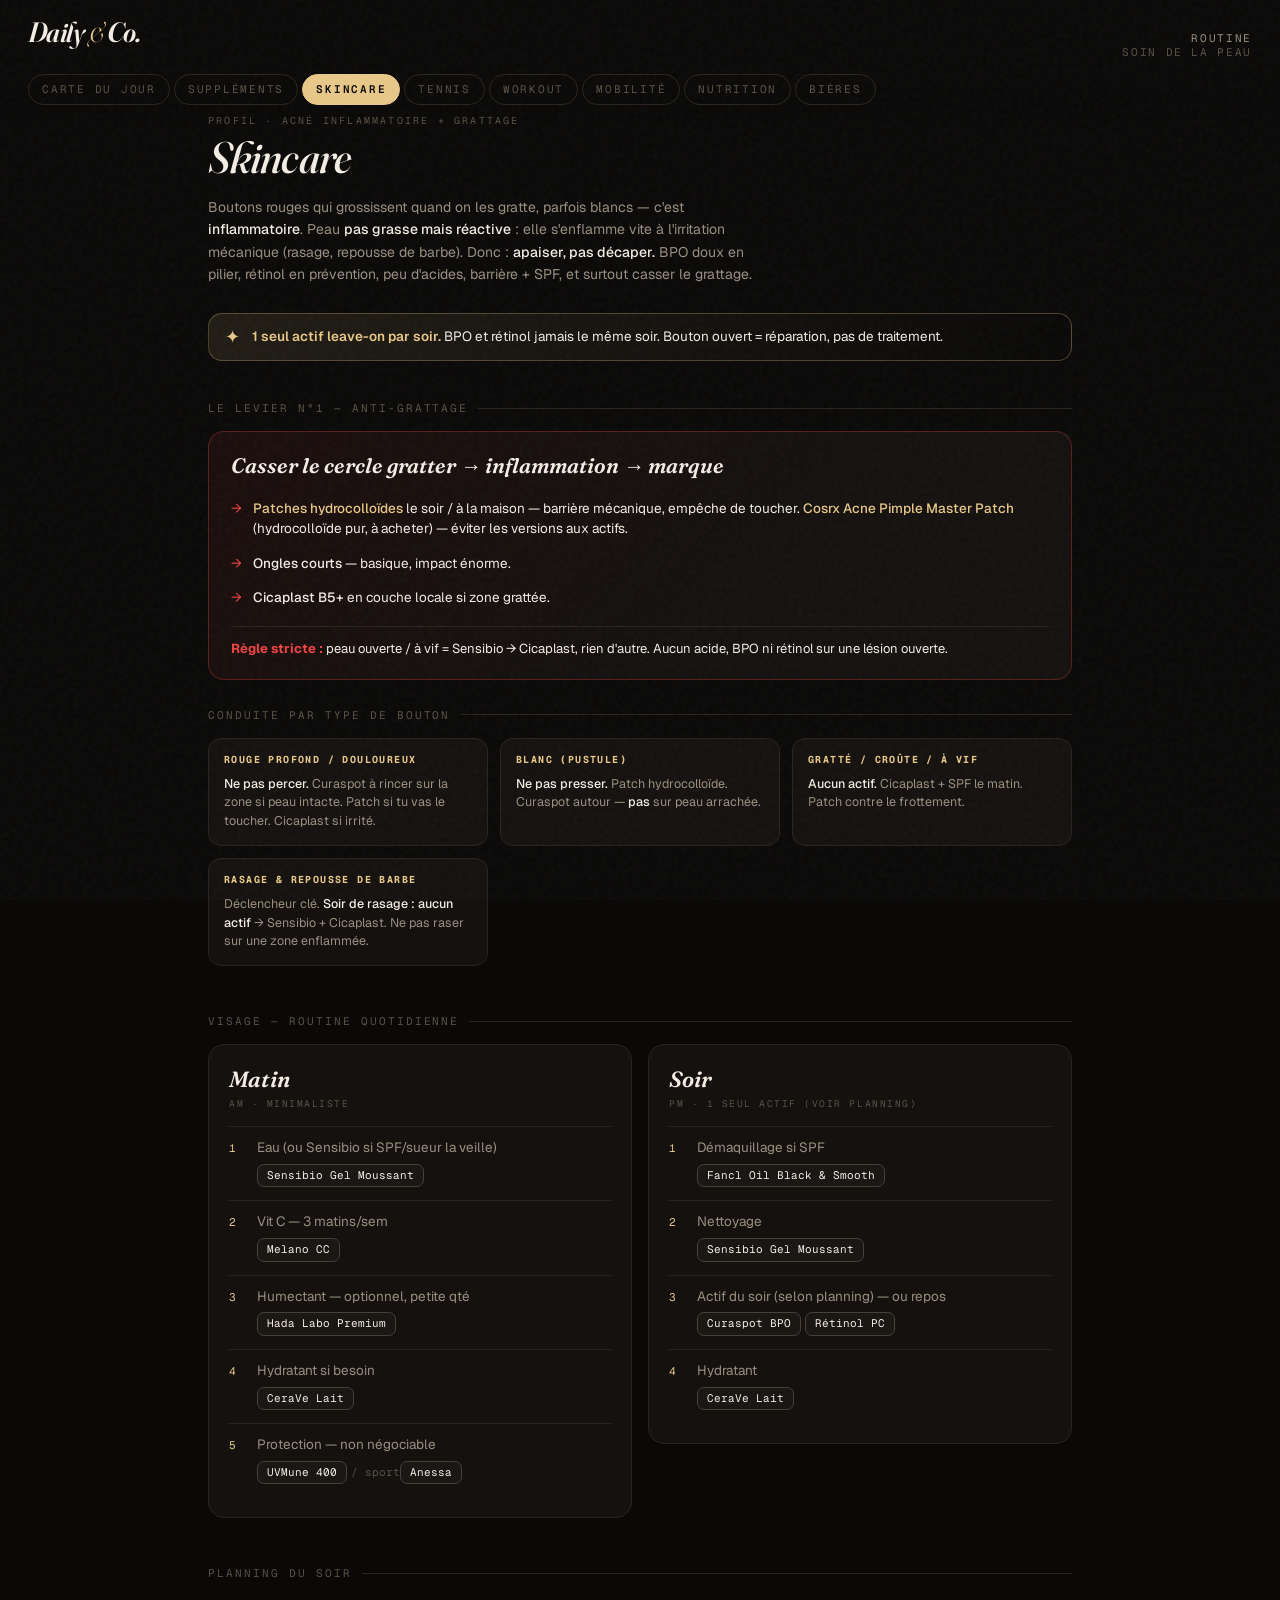
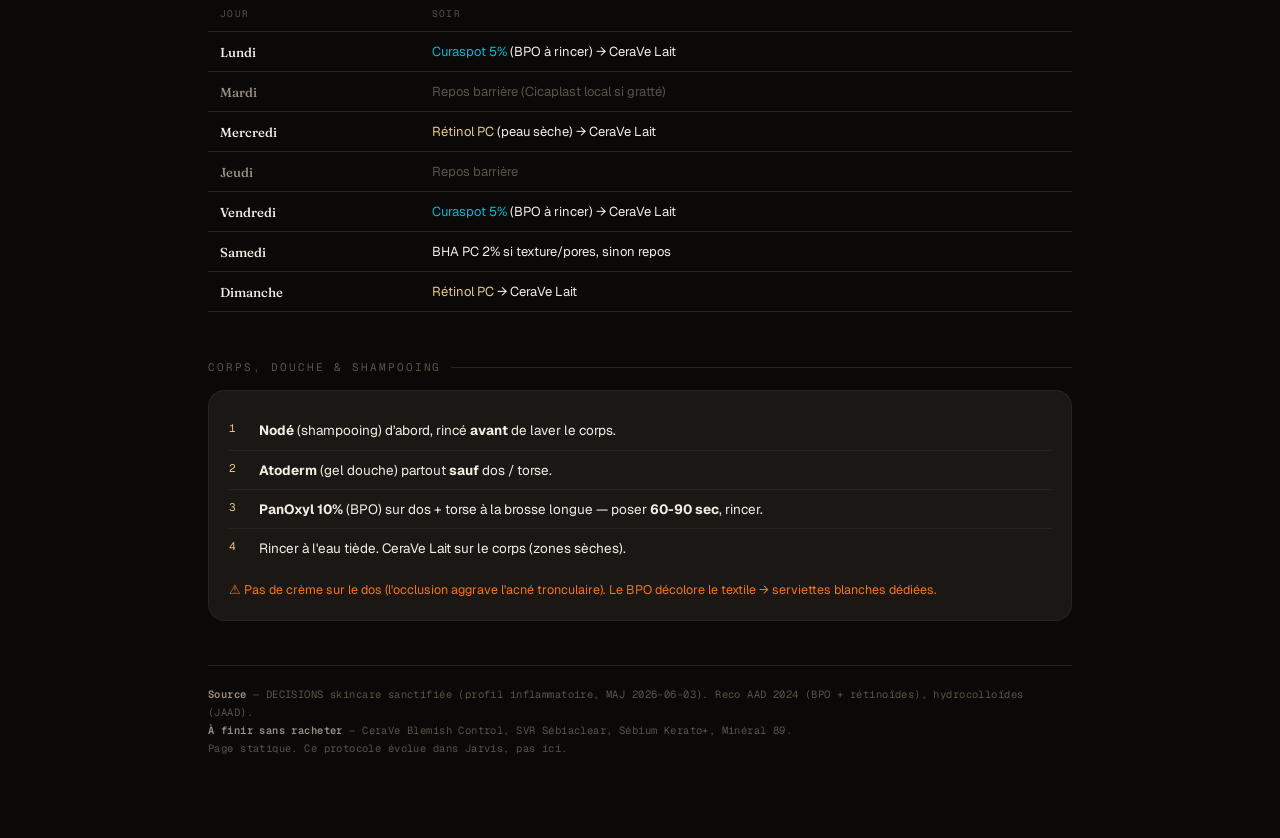
<file: skincare.html>
<!DOCTYPE html>
<html lang="fr">
<head>
<meta charset="UTF-8">
<meta name="viewport" content="width=device-width, initial-scale=1.0, maximum-scale=2.0">
<title>Daily — Skincare</title>
<link rel="preconnect" href="https://fonts.googleapis.com">
<link rel="preconnect" href="https://fonts.gstatic.com" crossorigin>
<link href="https://fonts.googleapis.com/css2?family=Fraunces:ital,opsz,wght@0,9..144,300..900;1,9..144,300..900&family=Geist:wght@300..700&family=Geist+Mono:wght@400..600&display=swap" rel="stylesheet">
<link rel="stylesheet" href="styles.css">
<style>
  html { scroll-behavior: smooth; }
  body { min-height: 100%; }
  main { max-width: 900px; margin: 0 auto; padding: calc(var(--topbar-h) + 22px) 18px 80px; }

  .page-kicker {
    font-family: 'Geist Mono', monospace;
    font-size: 10px; text-transform: uppercase; letter-spacing: 0.22em;
    color: var(--ink-faint); margin-bottom: 8px;
  }
  .page-title {
    font-family: 'Fraunces', serif; font-variation-settings: 'opsz' 144;
    font-weight: 500; font-style: italic; font-size: clamp(30px, 7vw, 44px);
    line-height: 1.02; letter-spacing: -0.02em; margin-bottom: 16px;
  }
  .page-intro { font-size: 14px; line-height: 1.6; color: var(--ink-dim); max-width: 62ch; margin-bottom: 28px; }
  .page-intro b { color: var(--ink); font-weight: 500; }

  .rule-banner {
    display: flex; align-items: center; gap: 12px;
    background: linear-gradient(110deg, rgba(232,200,137,0.10), transparent);
    border: 1px solid rgba(232,200,137,0.28); border-radius: 14px;
    padding: 13px 16px; margin-bottom: 40px;
  }
  .rule-banner .star { color: var(--accent); font-size: 18px; line-height: 1; }
  .rule-banner p { font-size: 13.5px; line-height: 1.45; color: var(--ink); }
  .rule-banner b { color: var(--accent); font-weight: 600; }

  .section-label {
    font-family: 'Geist Mono', monospace; font-size: 11px; text-transform: uppercase;
    letter-spacing: 0.18em; color: var(--ink-faint); margin: 0 0 16px;
    display: flex; align-items: center; gap: 10px;
  }
  .section-label::after { content: ''; flex: 1; height: 1px; background: var(--rule); }

  .routine-grid { display: grid; grid-template-columns: 1fr; gap: 16px; margin-bottom: 48px; }
  @media (min-width: 680px) { .routine-grid { grid-template-columns: 1fr 1fr; align-items: start; } }
  .routine-card { background: var(--bg-elev); border: 1px solid var(--rule); border-radius: 16px; padding: 20px; }
  .routine-card h3 { font-family: 'Fraunces', serif; font-style: italic; font-weight: 600; font-size: 22px; margin-bottom: 4px; }
  .routine-card .when {
    font-family: 'Geist Mono', monospace; font-size: 9.5px; text-transform: uppercase;
    letter-spacing: 0.16em; color: var(--ink-faint); margin-bottom: 16px;
  }
  .step { display: flex; gap: 12px; padding: 11px 0; border-top: 1px solid var(--rule); }
  .step:first-of-type { border-top: none; }
  .step .num { font-family: 'Geist Mono', monospace; font-size: 11px; color: var(--accent); flex-shrink: 0; width: 16px; padding-top: 3px; }
  .step .txt { font-size: 13.5px; line-height: 1.4; }
  .step .role { color: var(--ink-dim); display: block; margin-bottom: 5px; }
  .prod {
    display: inline-block; font-family: 'Geist Mono', monospace; font-size: 11px; color: var(--ink);
    background: var(--bg-panel); border: 1px solid var(--rule-bright); border-radius: 7px;
    padding: 3px 9px; margin: 2px 4px 2px 0;
  }
  .step .sep { color: var(--ink-faint); font-size: 11px; font-family: 'Geist Mono', monospace; }

  .rotation { overflow-x: auto; margin-bottom: 48px; -webkit-overflow-scrolling: touch; }
  table { border-collapse: collapse; width: 100%; min-width: 380px; }
  th, td { text-align: left; padding: 11px 12px; border-bottom: 1px solid var(--rule); font-size: 13px; }
  th { font-family: 'Geist Mono', monospace; font-size: 9.5px; text-transform: uppercase; letter-spacing: 0.14em; color: var(--ink-faint); font-weight: 400; }
  td.day { font-family: 'Fraunces', serif; font-weight: 500; color: var(--ink); }
  td .bpo { color: var(--t-tech); }
  td .ret { color: var(--accent); }
  td .bha { color: var(--ink); }
  tr.rest td { color: var(--ink-faint); }
  tr.rest td.day { color: var(--ink-dim); }

  /* Anti-grattage — mis en avant */
  .scratch {
    background: linear-gradient(135deg, rgba(239,68,68,0.08), var(--bg-elev) 60%);
    border: 1px solid rgba(239,68,68,0.3); border-radius: 16px; padding: 20px 22px; margin-bottom: 28px;
  }
  .scratch h3 { font-family: 'Fraunces', serif; font-style: italic; font-weight: 600; font-size: 21px; margin-bottom: 12px; }
  .scratch ul { list-style: none; }
  .scratch li { font-size: 13.5px; line-height: 1.5; padding: 7px 0 7px 22px; position: relative; color: var(--ink); }
  .scratch li::before { content: '→'; position: absolute; left: 0; color: var(--tension); }
  .scratch li b { font-weight: 500; }
  .scratch .acquire { color: var(--accent); }
  .scratch .strict {
    margin-top: 12px; font-size: 13px; line-height: 1.5; color: var(--ink);
    border-top: 1px solid var(--rule); padding-top: 12px;
  }
  .scratch .strict b { color: var(--tension); }

  .bumps { display: grid; grid-template-columns: repeat(auto-fit, minmax(220px, 1fr)); gap: 12px; margin-bottom: 48px; }
  .bump { background: var(--bg-elev); border: 1px solid var(--rule); border-radius: 13px; padding: 14px 15px; }
  .bump h4 { font-family: 'Geist Mono', monospace; font-size: 10px; text-transform: uppercase; letter-spacing: 0.14em; color: var(--accent); margin-bottom: 9px; }
  .bump p { font-size: 12.5px; line-height: 1.5; color: var(--ink-dim); }
  .bump b { color: var(--ink); font-weight: 500; }

  .corps { background: var(--bg-panel); border: 1px solid var(--rule); border-radius: 16px; padding: 20px; }
  .corps ol { list-style: none; counter-reset: c; }
  .corps li { counter-increment: c; position: relative; padding: 9px 0 9px 30px; font-size: 13.5px; line-height: 1.5; border-top: 1px solid var(--rule); }
  .corps li:first-child { border-top: none; }
  .corps li::before { content: counter(c); position: absolute; left: 0; top: 9px; font-family: 'Geist Mono', monospace; font-size: 11px; color: var(--accent); }
  .corps .warn { margin-top: 14px; font-size: 12.5px; color: var(--t-sante); line-height: 1.5; }

  .footnote {
    margin-top: 44px; padding-top: 20px; border-top: 1px solid var(--rule);
    font-family: 'Geist Mono', monospace; font-size: 10.5px; line-height: 1.7;
    color: var(--ink-faint); letter-spacing: 0.04em;
  }
  .footnote b { color: var(--ink-dim); font-weight: 600; }
</style>
</head>
<body>

<header>
  <div class="topline">
    <div class="masthead">Daily <span class="amp">&amp;</span> Co.</div>
    <div class="date-line">Routine<br><span class="meta">soin de la peau</span></div>
  </div>
  <nav class="tabs">
    <a class="tab" href="index.html">Carte du jour</a>
    <a class="tab" href="supplements.html">Suppléments</a>
    <a class="tab active" href="skincare.html">Skincare</a>
    <a class="tab" href="tennis.html">Tennis</a>
    <a class="tab" href="workout.html">Workout</a>
    <a class="tab" href="mobilite.html">Mobilité</a>
    <a class="tab" href="nutrition.html">Nutrition</a>
    <a class="tab" href="bieres.html">Bières</a>
  </nav>
</header>

<main>
  <div class="page-kicker">Profil · acné inflammatoire + grattage</div>
  <h1 class="page-title">Skincare</h1>
  <p class="page-intro">
    Boutons rouges qui grossissent quand on les gratte, parfois blancs — c'est <b>inflammatoire</b>.
    Peau <b>pas grasse mais réactive</b> : elle s'enflamme vite à l'irritation mécanique (rasage,
    repousse de barbe). Donc&nbsp;: <b>apaiser, pas décaper.</b> BPO doux en pilier, rétinol en
    prévention, peu d'acides, barrière + SPF, et surtout casser le grattage.
  </p>

  <div class="rule-banner">
    <span class="star">✦</span>
    <p><b>1 seul actif leave-on par soir.</b> BPO et rétinol jamais le même soir. Bouton ouvert = réparation, pas de traitement.</p>
  </div>

  <!-- Anti-grattage -->
  <div class="section-label">Le levier n°1 — anti-grattage</div>
  <div class="scratch">
    <h3>Casser le cercle gratter → inflammation → marque</h3>
    <ul>
      <li><b class="acquire">Patches hydrocolloïdes</b> le soir / à la maison — barrière mécanique, empêche de toucher. <b class="acquire">Cosrx Acne Pimple Master Patch</b> (hydrocolloïde pur, à acheter) — éviter les versions aux actifs.</li>
      <li><b>Ongles courts</b> — basique, impact énorme.</li>
      <li><b>Cicaplast B5+</b> en couche locale si zone grattée.</li>
    </ul>
    <p class="strict"><b>Règle stricte :</b> peau ouverte / à vif = Sensibio → Cicaplast, rien d'autre. Aucun acide, BPO ni rétinol sur une lésion ouverte.</p>
  </div>

  <!-- Par type de bouton -->
  <div class="section-label">Conduite par type de bouton</div>
  <div class="bumps">
    <div class="bump">
      <h4>Rouge profond / douloureux</h4>
      <p><b>Ne pas percer.</b> Curaspot à rincer sur la zone si peau intacte. Patch si tu vas le toucher. Cicaplast si irrité.</p>
    </div>
    <div class="bump">
      <h4>Blanc (pustule)</h4>
      <p><b>Ne pas presser.</b> Patch hydrocolloïde. Curaspot autour — <b>pas</b> sur peau arrachée.</p>
    </div>
    <div class="bump">
      <h4>Gratté / croûte / à vif</h4>
      <p><b>Aucun actif.</b> Cicaplast + SPF le matin. Patch contre le frottement.</p>
    </div>
    <div class="bump">
      <h4>Rasage &amp; repousse de barbe</h4>
      <p>Déclencheur clé. <b>Soir de rasage : aucun actif</b> → Sensibio + Cicaplast. Ne pas raser sur une zone enflammée.</p>
    </div>
  </div>

  <!-- AM / PM -->
  <div class="section-label">Visage — routine quotidienne</div>
  <div class="routine-grid">
    <div class="routine-card">
      <h3>Matin</h3>
      <div class="when">AM · minimaliste</div>
      <div class="step"><span class="num">1</span><span class="txt"><span class="role">Eau (ou Sensibio si SPF/sueur la veille)</span><span class="prod">Sensibio Gel Moussant</span></span></div>
      <div class="step"><span class="num">2</span><span class="txt"><span class="role">Vit C — 3 matins/sem</span><span class="prod">Melano CC</span></span></div>
      <div class="step"><span class="num">3</span><span class="txt"><span class="role">Humectant — optionnel, petite qté</span><span class="prod">Hada Labo Premium</span></span></div>
      <div class="step"><span class="num">4</span><span class="txt"><span class="role">Hydratant si besoin</span><span class="prod">CeraVe Lait</span></span></div>
      <div class="step"><span class="num">5</span><span class="txt"><span class="role">Protection — non négociable</span><span class="prod">UVMune 400</span><span class="sep">/ sport</span><span class="prod">Anessa</span></span></div>
    </div>
    <div class="routine-card">
      <h3>Soir</h3>
      <div class="when">PM · 1 seul actif (voir planning)</div>
      <div class="step"><span class="num">1</span><span class="txt"><span class="role">Démaquillage si SPF</span><span class="prod">Fancl Oil Black &amp; Smooth</span></span></div>
      <div class="step"><span class="num">2</span><span class="txt"><span class="role">Nettoyage</span><span class="prod">Sensibio Gel Moussant</span></span></div>
      <div class="step"><span class="num">3</span><span class="txt"><span class="role">Actif du soir (selon planning) — ou repos</span><span class="prod">Curaspot BPO</span><span class="prod">Rétinol PC</span></span></div>
      <div class="step"><span class="num">4</span><span class="txt"><span class="role">Hydratant</span><span class="prod">CeraVe Lait</span></span></div>
    </div>
  </div>

  <!-- Planning soir -->
  <div class="section-label">Planning du soir</div>
  <div class="rotation">
    <table>
      <thead><tr><th>Jour</th><th>Soir</th></tr></thead>
      <tbody>
        <tr><td class="day">Lundi</td><td><span class="bpo">Curaspot 5%</span> (BPO à rincer) → CeraVe Lait</td></tr>
        <tr class="rest"><td class="day">Mardi</td><td>Repos barrière (Cicaplast local si gratté)</td></tr>
        <tr><td class="day">Mercredi</td><td><span class="ret">Rétinol PC</span> (peau sèche) → CeraVe Lait</td></tr>
        <tr class="rest"><td class="day">Jeudi</td><td>Repos barrière</td></tr>
        <tr><td class="day">Vendredi</td><td><span class="bpo">Curaspot 5%</span> (BPO à rincer) → CeraVe Lait</td></tr>
        <tr><td class="day">Samedi</td><td><span class="bha">BHA PC 2%</span> si texture/pores, sinon repos</td></tr>
        <tr><td class="day">Dimanche</td><td><span class="ret">Rétinol PC</span> → CeraVe Lait</td></tr>
      </tbody>
    </table>
  </div>

  <!-- Corps -->
  <div class="section-label">Corps, douche &amp; shampooing</div>
  <div class="corps">
    <ol>
      <li><b>Nodé</b> (shampooing) d'abord, rincé <b>avant</b> de laver le corps.</li>
      <li><b>Atoderm</b> (gel douche) partout <b>sauf</b> dos / torse.</li>
      <li><b>PanOxyl 10%</b> (BPO) sur dos + torse à la brosse longue — poser <b>60-90 sec</b>, rincer.</li>
      <li>Rincer à l'eau tiède. CeraVe Lait sur le corps (zones sèches).</li>
    </ol>
    <p class="warn">⚠ Pas de crème sur le dos (l'occlusion aggrave l'acné tronculaire). Le BPO décolore le textile → serviettes blanches dédiées.</p>
  </div>

  <p class="footnote">
    <b>Source</b> — DECISIONS skincare sanctifiée (profil inflammatoire, MAJ 2026-06-03). Reco AAD 2024 (BPO + rétinoïdes), hydrocolloïdes (JAAD).<br>
    <b>À finir sans racheter</b> — CeraVe Blemish Control, SVR Sébiaclear, Sébium Kerato+, Minéral 89.<br>
    Page statique. Ce protocole évolue dans Jarvis, pas ici.
  </p>
</main>

</body>
</html>
</file>
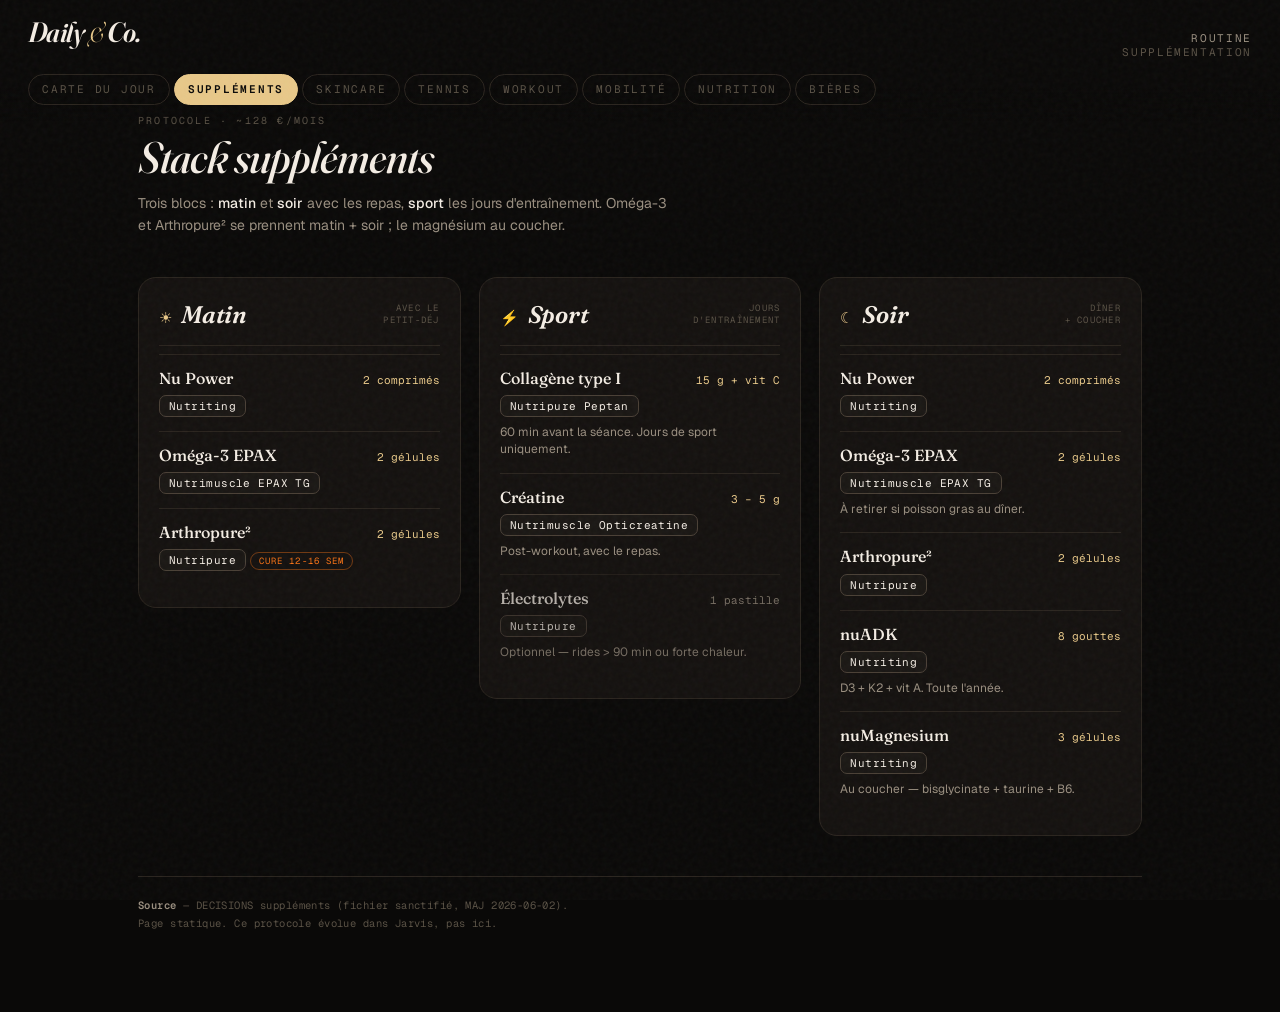
<file: supplements.html>
<!DOCTYPE html>
<html lang="fr">
<head>
<meta charset="UTF-8">
<meta name="viewport" content="width=device-width, initial-scale=1.0, maximum-scale=2.0">
<title>Daily — Suppléments</title>
<link rel="preconnect" href="https://fonts.googleapis.com">
<link rel="preconnect" href="https://fonts.gstatic.com" crossorigin>
<link href="https://fonts.googleapis.com/css2?family=Fraunces:ital,opsz,wght@0,9..144,300..900;1,9..144,300..900&family=Geist:wght@300..700&family=Geist+Mono:wght@400..600&display=swap" rel="stylesheet">
<link rel="stylesheet" href="styles.css">
<style>
  html { scroll-behavior: smooth; }
  body { min-height: 100%; }
  main {
    max-width: 1040px;
    margin: 0 auto;
    padding: calc(var(--topbar-h) + 22px) 18px 80px;
  }

  .page-kicker {
    font-family: 'Geist Mono', monospace;
    font-size: 10px;
    text-transform: uppercase;
    letter-spacing: 0.22em;
    color: var(--ink-faint);
    margin-bottom: 8px;
  }
  .page-title {
    font-family: 'Fraunces', serif;
    font-variation-settings: 'opsz' 144;
    font-weight: 500;
    font-style: italic;
    font-size: clamp(30px, 7vw, 44px);
    line-height: 1.02;
    letter-spacing: -0.02em;
    margin-bottom: 12px;
  }
  .page-intro {
    font-size: 14px;
    line-height: 1.6;
    color: var(--ink-dim);
    max-width: 60ch;
    margin-bottom: 40px;
  }
  .page-intro b { color: var(--ink); font-weight: 500; }

  /* 3 blocs : matin / sport / soir */
  .blocks {
    display: grid;
    grid-template-columns: 1fr;
    gap: 18px;
  }
  @media (min-width: 760px) { .blocks { grid-template-columns: repeat(3, 1fr); align-items: start; } }

  .block {
    background: var(--bg-elev);
    border: 1px solid var(--rule);
    border-radius: 18px;
    padding: 22px 20px;
  }
  .block-head {
    display: flex;
    align-items: baseline;
    gap: 9px;
    padding-bottom: 16px;
    margin-bottom: 8px;
    border-bottom: 1px solid var(--rule);
  }
  .block-icon { color: var(--accent); font-size: 15px; line-height: 1; }
  .block-name {
    font-family: 'Fraunces', serif;
    font-style: italic;
    font-weight: 600;
    font-size: 24px;
    letter-spacing: -0.01em;
  }
  .block-when {
    font-family: 'Geist Mono', monospace;
    font-size: 9px;
    text-transform: uppercase;
    letter-spacing: 0.14em;
    color: var(--ink-faint);
    margin-left: auto;
    text-align: right;
    line-height: 1.4;
    align-self: center;
  }

  .sup { padding: 14px 0; border-top: 1px solid var(--rule); }
  .sup:first-of-type { border-top: none; }
  .sup-top {
    display: flex;
    align-items: baseline;
    justify-content: space-between;
    gap: 10px;
  }
  .sup-name {
    font-family: 'Fraunces', serif;
    font-weight: 500;
    font-size: 16px;
    line-height: 1.2;
  }
  .sup-dose {
    font-family: 'Geist Mono', monospace;
    font-size: 11px;
    color: var(--accent);
    white-space: nowrap;
  }
  /* Nom du produit — mis en évidence */
  .sup-prod {
    display: inline-block;
    margin-top: 7px;
    font-family: 'Geist Mono', monospace;
    font-size: 11px;
    letter-spacing: 0.04em;
    color: var(--ink);
    background: var(--bg-panel);
    border: 1px solid var(--rule-bright);
    border-radius: 7px;
    padding: 3px 9px;
  }
  .sup-note {
    margin-top: 7px;
    font-size: 12px;
    line-height: 1.45;
    color: var(--ink-dim);
  }
  .sup.opt { opacity: 0.72; }
  .sup.opt .sup-dose { color: var(--ink-dim); }

  .tag-cure {
    display: inline-block;
    margin-top: 8px;
    font-family: 'Geist Mono', monospace;
    font-size: 9px;
    text-transform: uppercase;
    letter-spacing: 0.12em;
    color: var(--t-sante);
    border: 1px solid rgba(249,115,22,0.4);
    border-radius: 999px;
    padding: 2px 8px;
  }

  .footnote {
    margin-top: 40px;
    padding-top: 20px;
    border-top: 1px solid var(--rule);
    font-family: 'Geist Mono', monospace;
    font-size: 10.5px;
    line-height: 1.7;
    color: var(--ink-faint);
    letter-spacing: 0.04em;
  }
  .footnote b { color: var(--ink-dim); font-weight: 600; }
</style>
</head>
<body>

<header>
  <div class="topline">
    <div class="masthead">Daily <span class="amp">&amp;</span> Co.</div>
    <div class="date-line">Routine<br><span class="meta">supplémentation</span></div>
  </div>
  <nav class="tabs">
    <a class="tab" href="index.html">Carte du jour</a>
    <a class="tab active" href="supplements.html">Suppléments</a>
    <a class="tab" href="skincare.html">Skincare</a>
    <a class="tab" href="tennis.html">Tennis</a>
    <a class="tab" href="workout.html">Workout</a>
    <a class="tab" href="mobilite.html">Mobilité</a>
    <a class="tab" href="nutrition.html">Nutrition</a>
    <a class="tab" href="bieres.html">Bières</a>
  </nav>
</header>

<main>
  <div class="page-kicker">Protocole · ~128 €/mois</div>
  <h1 class="page-title">Stack suppléments</h1>
  <p class="page-intro">
    Trois blocs&nbsp;: <b>matin</b> et <b>soir</b> avec les repas, <b>sport</b> les jours
    d'entraînement. Oméga-3 et Arthropure² se prennent matin + soir&nbsp;; le magnésium au coucher.
  </p>

  <div class="blocks">

    <!-- MATIN -->
    <section class="block">
      <div class="block-head">
        <span class="block-icon">☀</span>
        <span class="block-name">Matin</span>
        <span class="block-when">avec le<br>petit-déj</span>
      </div>

      <div class="sup">
        <div class="sup-top"><span class="sup-name">Nu Power</span><span class="sup-dose">2 comprimés</span></div>
        <span class="sup-prod">Nutriting</span>
      </div>
      <div class="sup">
        <div class="sup-top"><span class="sup-name">Oméga-3 EPAX</span><span class="sup-dose">2 gélules</span></div>
        <span class="sup-prod">Nutrimuscle EPAX TG</span>
      </div>
      <div class="sup">
        <div class="sup-top"><span class="sup-name">Arthropure²</span><span class="sup-dose">2 gélules</span></div>
        <span class="sup-prod">Nutripure</span>
        <span class="tag-cure">Cure 12-16 sem</span>
      </div>
    </section>

    <!-- SPORT -->
    <section class="block">
      <div class="block-head">
        <span class="block-icon">⚡</span>
        <span class="block-name">Sport</span>
        <span class="block-when">jours<br>d'entraînement</span>
      </div>

      <div class="sup">
        <div class="sup-top"><span class="sup-name">Collagène type I</span><span class="sup-dose">15 g + vit C</span></div>
        <span class="sup-prod">Nutripure Peptan</span>
        <div class="sup-note">60 min avant la séance. Jours de sport uniquement.</div>
      </div>
      <div class="sup">
        <div class="sup-top"><span class="sup-name">Créatine</span><span class="sup-dose">3 – 5 g</span></div>
        <span class="sup-prod">Nutrimuscle Opticreatine</span>
        <div class="sup-note">Post-workout, avec le repas.</div>
      </div>
      <div class="sup opt">
        <div class="sup-top"><span class="sup-name">Électrolytes</span><span class="sup-dose">1 pastille</span></div>
        <span class="sup-prod">Nutripure</span>
        <div class="sup-note">Optionnel — rides &gt; 90 min ou forte chaleur.</div>
      </div>
    </section>

    <!-- SOIR -->
    <section class="block">
      <div class="block-head">
        <span class="block-icon">☾</span>
        <span class="block-name">Soir</span>
        <span class="block-when">dîner<br>+ coucher</span>
      </div>

      <div class="sup">
        <div class="sup-top"><span class="sup-name">Nu Power</span><span class="sup-dose">2 comprimés</span></div>
        <span class="sup-prod">Nutriting</span>
      </div>
      <div class="sup">
        <div class="sup-top"><span class="sup-name">Oméga-3 EPAX</span><span class="sup-dose">2 gélules</span></div>
        <span class="sup-prod">Nutrimuscle EPAX TG</span>
        <div class="sup-note">À retirer si poisson gras au dîner.</div>
      </div>
      <div class="sup">
        <div class="sup-top"><span class="sup-name">Arthropure²</span><span class="sup-dose">2 gélules</span></div>
        <span class="sup-prod">Nutripure</span>
      </div>
      <div class="sup">
        <div class="sup-top"><span class="sup-name">nuADK</span><span class="sup-dose">8 gouttes</span></div>
        <span class="sup-prod">Nutriting</span>
        <div class="sup-note">D3 + K2 + vit A. Toute l'année.</div>
      </div>
      <div class="sup">
        <div class="sup-top"><span class="sup-name">nuMagnesium</span><span class="sup-dose">3 gélules</span></div>
        <span class="sup-prod">Nutriting</span>
        <div class="sup-note">Au coucher — bisglycinate + taurine + B6.</div>
      </div>
    </section>

  </div>

  <p class="footnote">
    <b>Source</b> — DECISIONS suppléments (fichier sanctifié, MAJ 2026-06-02).<br>
    Page statique. Ce protocole évolue dans Jarvis, pas ici.
  </p>
</main>

</body>
</html>
</file>
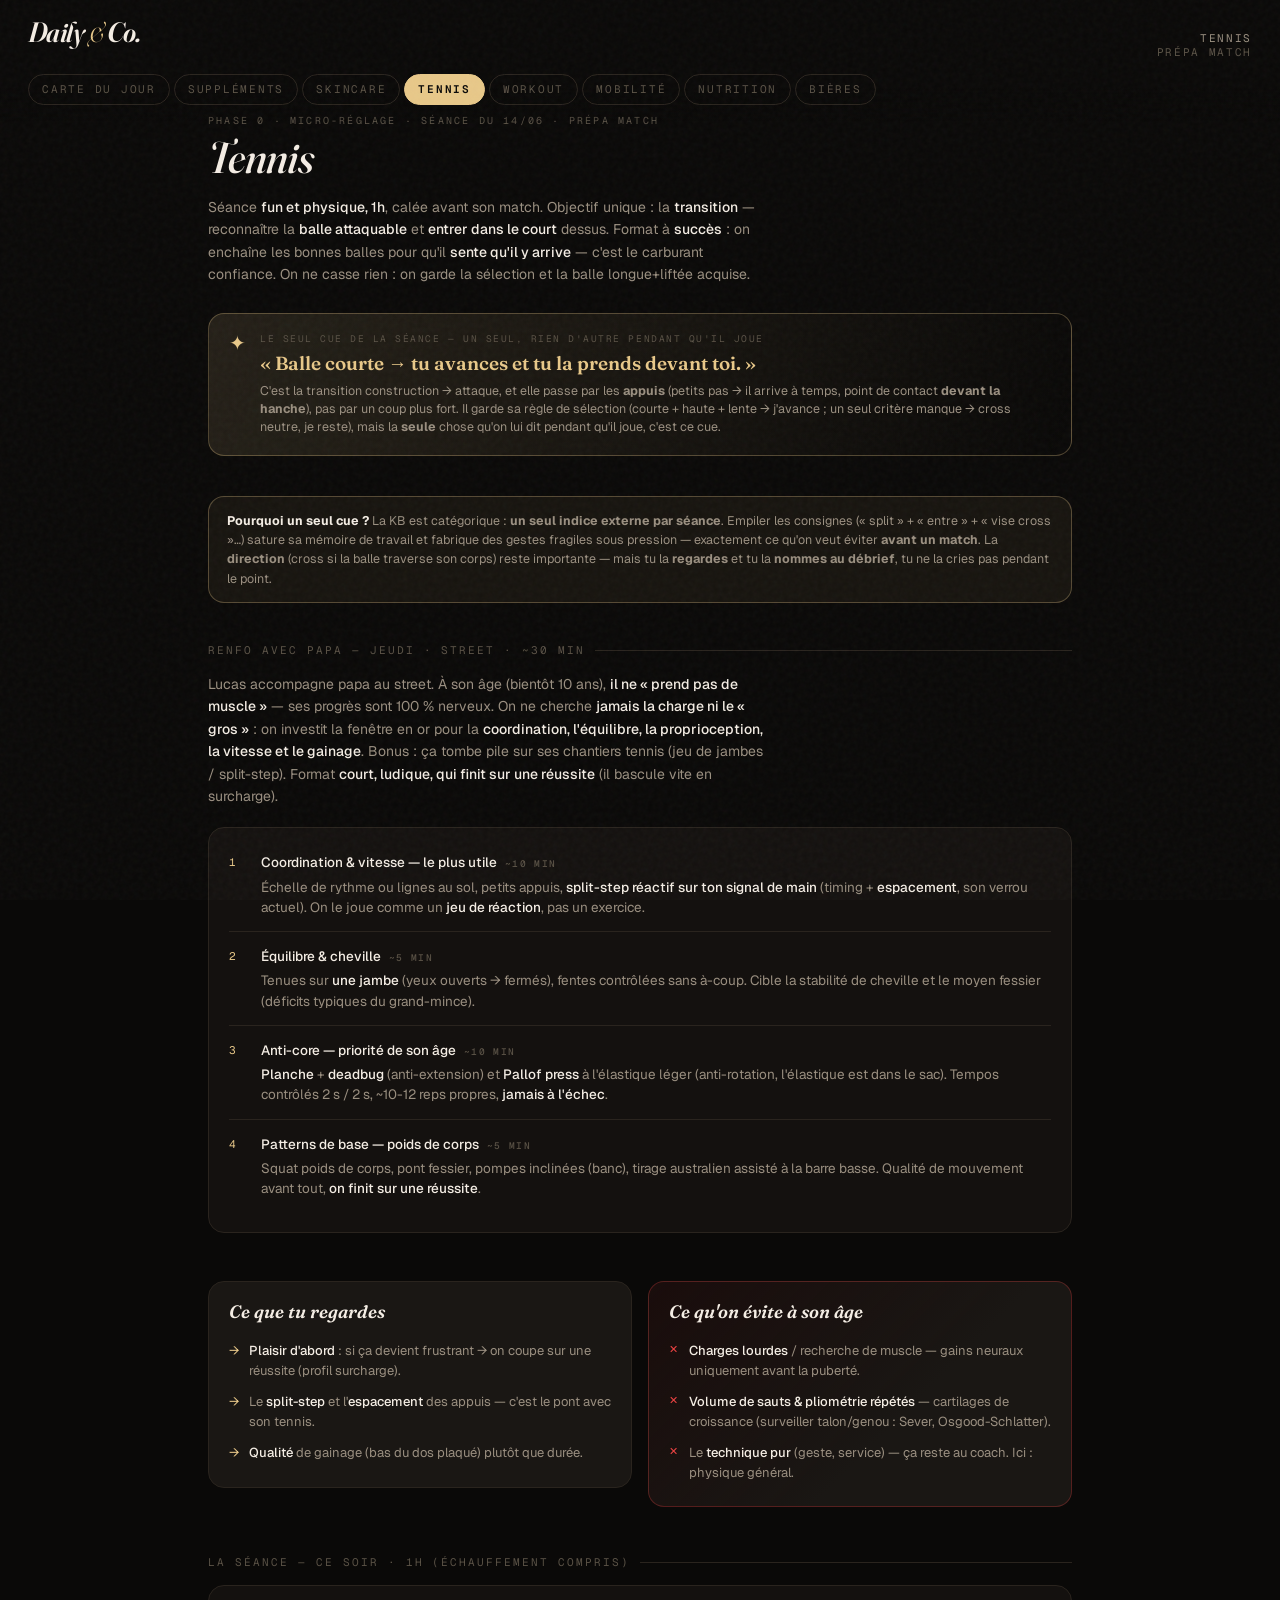
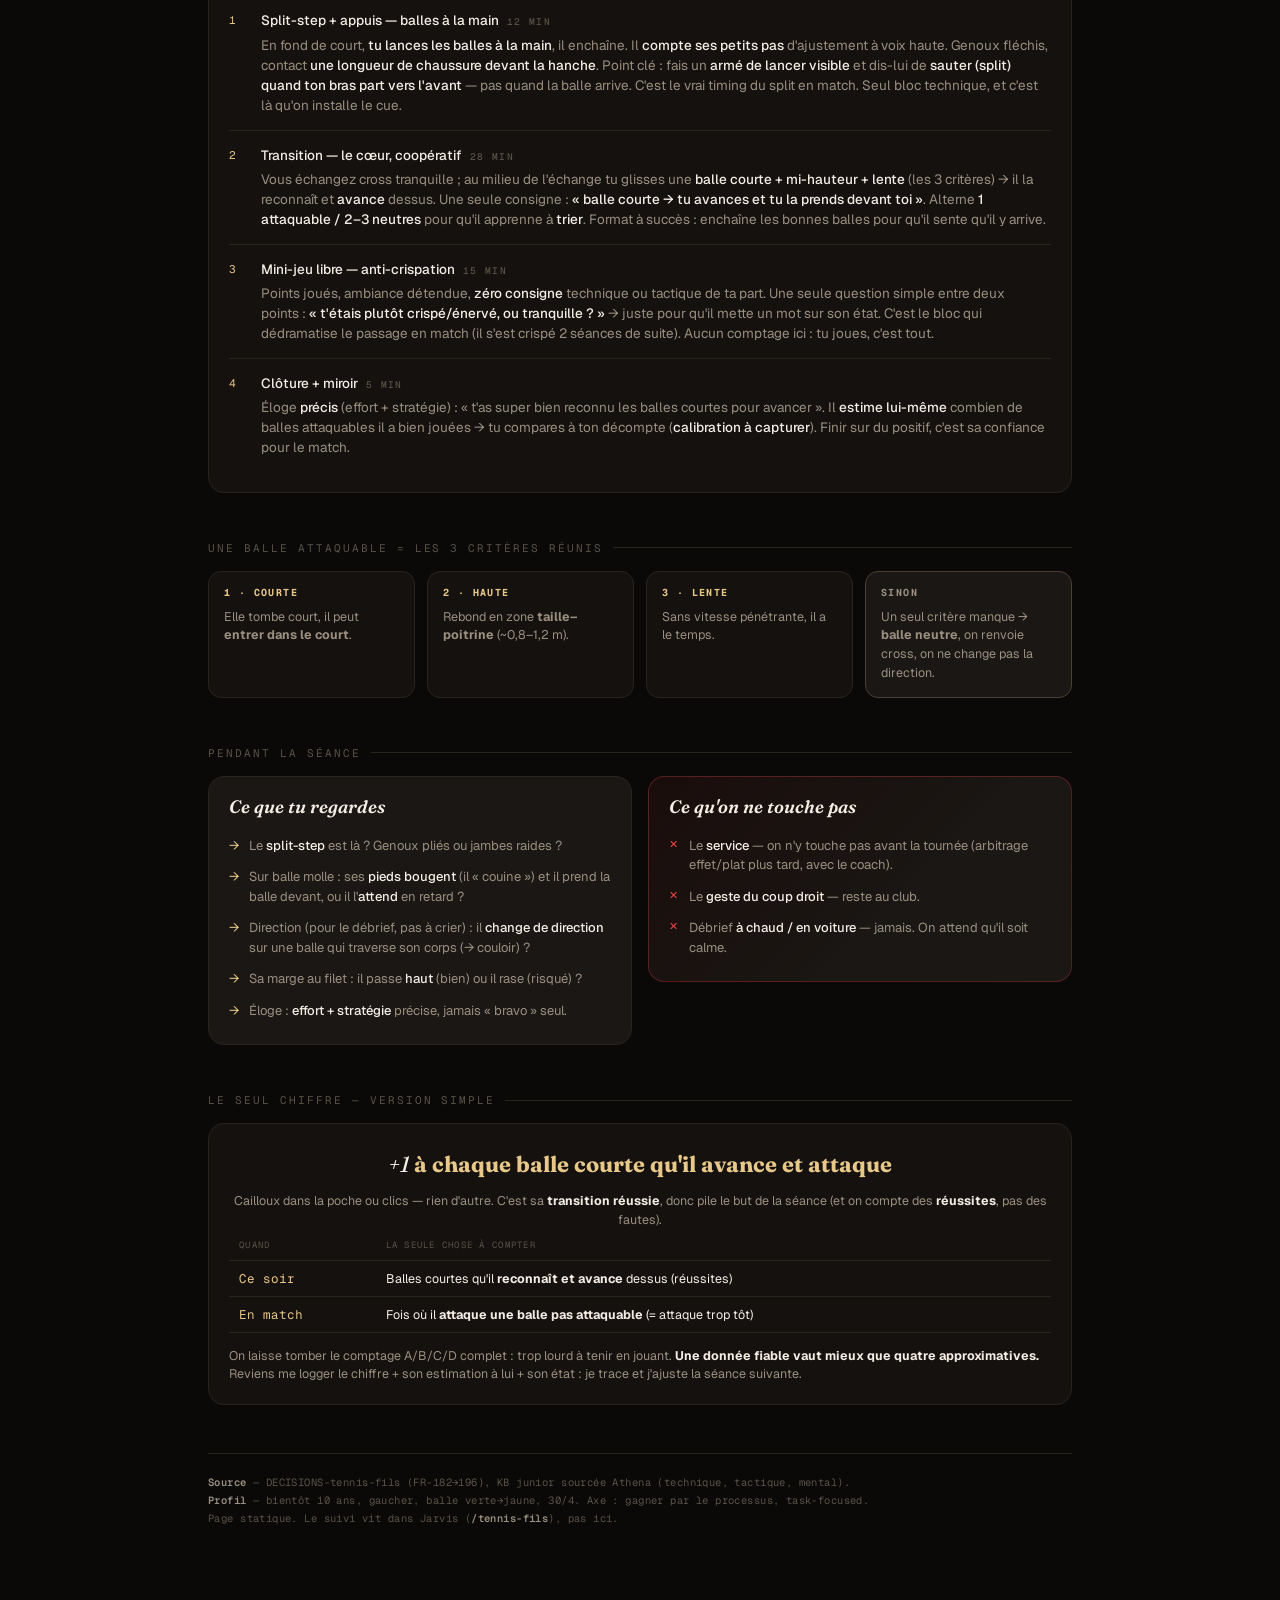
<file: tennis.html>
<!DOCTYPE html>
<html lang="fr">
<head>
<meta charset="UTF-8">
<meta name="viewport" content="width=device-width, initial-scale=1.0, maximum-scale=2.0">
<title>Daily — Tennis</title>
<link rel="preconnect" href="https://fonts.googleapis.com">
<link rel="preconnect" href="https://fonts.gstatic.com" crossorigin>
<link href="https://fonts.googleapis.com/css2?family=Fraunces:ital,opsz,wght@0,9..144,300..900;1,9..144,300..900&family=Geist:wght@300..700&family=Geist+Mono:wght@400..600&display=swap" rel="stylesheet">
<link rel="stylesheet" href="styles.css">
<style>
  html { scroll-behavior: smooth; }
  body { min-height: 100%; }
  main { max-width: 900px; margin: 0 auto; padding: calc(var(--topbar-h) + 22px) 18px 80px; }

  .page-kicker {
    font-family: 'Geist Mono', monospace;
    font-size: 10px; text-transform: uppercase; letter-spacing: 0.22em;
    color: var(--ink-faint); margin-bottom: 8px;
  }
  .page-title {
    font-family: 'Fraunces', serif; font-variation-settings: 'opsz' 144;
    font-weight: 500; font-style: italic; font-size: clamp(30px, 7vw, 44px);
    line-height: 1.02; letter-spacing: -0.02em; margin-bottom: 16px;
  }
  .page-intro { font-size: 14px; line-height: 1.6; color: var(--ink-dim); max-width: 62ch; margin-bottom: 28px; }
  .page-intro b { color: var(--ink); font-weight: 500; }

  /* La consigne de match — mise en avant (le coeur de la page) */
  .goal {
    display: flex; align-items: flex-start; gap: 14px;
    background: linear-gradient(110deg, rgba(232,200,137,0.12), transparent);
    border: 1px solid rgba(232,200,137,0.30); border-radius: 16px;
    padding: 18px 20px; margin-bottom: 40px;
  }
  .goal .star { color: var(--accent); font-size: 20px; line-height: 1; margin-top: 1px; }
  .goal .g-kicker {
    font-family: 'Geist Mono', monospace; font-size: 9.5px; text-transform: uppercase;
    letter-spacing: 0.16em; color: var(--ink-faint); margin-bottom: 6px;
  }
  .goal .g-line { font-family: 'Fraunces', serif; font-style: italic; font-weight: 500; font-size: 19px; line-height: 1.3; color: var(--ink); margin-bottom: 6px; }
  .goal .g-line b { color: var(--accent); font-style: normal; font-weight: 600; }
  .goal .g-sub { font-size: 12.5px; line-height: 1.45; color: var(--ink-dim); }

  .section-label {
    font-family: 'Geist Mono', monospace; font-size: 11px; text-transform: uppercase;
    letter-spacing: 0.18em; color: var(--ink-faint); margin: 0 0 16px;
    display: flex; align-items: center; gap: 10px;
  }
  .section-label::after { content: ''; flex: 1; height: 1px; background: var(--rule); }

  /* La séance — carte unique avec blocs chronométrés */
  .seance { background: var(--bg-elev); border: 1px solid var(--rule); border-radius: 16px; padding: 20px; margin-bottom: 48px; }
  .step { display: flex; gap: 14px; padding: 14px 0; border-top: 1px solid var(--rule); }
  .step:first-of-type { border-top: none; padding-top: 4px; }
  .step .num { font-family: 'Geist Mono', monospace; font-size: 11px; color: var(--accent); flex-shrink: 0; width: 18px; padding-top: 3px; }
  .step .txt { font-size: 13.5px; line-height: 1.5; }
  .step .role { color: var(--ink); font-weight: 500; display: flex; flex-wrap: wrap; gap: 8px; align-items: baseline; margin-bottom: 4px; }
  .step .time { font-family: 'Geist Mono', monospace; font-size: 9.5px; text-transform: uppercase; letter-spacing: 0.14em; color: var(--ink-faint); }
  .step .detail { color: var(--ink-dim); }
  .step .detail b { color: var(--ink); font-weight: 500; }

  /* Les 3 critères */
  .bumps { display: grid; grid-template-columns: repeat(auto-fit, minmax(180px, 1fr)); gap: 12px; margin-bottom: 48px; }
  .bump { background: var(--bg-elev); border: 1px solid var(--rule); border-radius: 13px; padding: 14px 15px; }
  .bump h4 { font-family: 'Geist Mono', monospace; font-size: 10px; text-transform: uppercase; letter-spacing: 0.14em; color: var(--accent); margin-bottom: 9px; }
  .bump p { font-size: 12.5px; line-height: 1.5; color: var(--ink-dim); }
  .bump.neutral { border-color: var(--rule-bright); background: var(--bg-panel); }
  .bump.neutral h4 { color: var(--ink-dim); }

  /* Repères / interdits — deux colonnes */
  .split { display: grid; grid-template-columns: 1fr; gap: 16px; margin-bottom: 48px; }
  @media (min-width: 680px) { .split { grid-template-columns: 1fr 1fr; align-items: start; } }
  .card { background: var(--bg-panel); border: 1px solid var(--rule); border-radius: 16px; padding: 18px 20px; }
  .card h3 { font-family: 'Fraunces', serif; font-style: italic; font-weight: 600; font-size: 18px; margin-bottom: 12px; }
  .card ul { list-style: none; }
  .card li { font-size: 13px; line-height: 1.5; padding: 6px 0 6px 20px; position: relative; color: var(--ink-dim); }
  .card li b { color: var(--ink); font-weight: 500; }
  .card.watch li::before { content: '→'; position: absolute; left: 0; color: var(--accent); }
  .card.dont { background: linear-gradient(135deg, rgba(239,68,68,0.07), var(--bg-panel) 60%); border-color: rgba(239,68,68,0.28); }
  .card.dont li::before { content: '✕'; position: absolute; left: 0; color: var(--tension); font-size: 11px; }

  /* Le TRQ */
  .trq { background: var(--bg-elev); border: 1px solid var(--rule); border-radius: 16px; padding: 20px; margin-bottom: 48px; }
  .trq .formula { font-family: 'Fraunces', serif; font-style: italic; font-size: 22px; color: var(--ink); text-align: center; margin: 6px 0 14px; }
  .trq .formula b { color: var(--accent); font-style: normal; }
  .trq table { border-collapse: collapse; width: 100%; }
  .trq th, .trq td { text-align: left; padding: 9px 10px; border-bottom: 1px solid var(--rule); font-size: 12.5px; }
  .trq th { font-family: 'Geist Mono', monospace; font-size: 9px; text-transform: uppercase; letter-spacing: 0.14em; color: var(--ink-faint); font-weight: 400; }
  .trq td .k { font-family: 'Geist Mono', monospace; color: var(--accent); }
  .trq .targets { margin-top: 14px; font-size: 12.5px; line-height: 1.5; color: var(--ink-dim); }
  .trq .targets b { color: var(--ink); }

  .footnote {
    margin-top: 44px; padding-top: 20px; border-top: 1px solid var(--rule);
    font-family: 'Geist Mono', monospace; font-size: 10.5px; line-height: 1.7;
    color: var(--ink-faint); letter-spacing: 0.04em;
  }
  .footnote b { color: var(--ink-dim); font-weight: 600; }
</style>
</head>
<body>

<header>
  <div class="topline">
    <div class="masthead">Daily <span class="amp">&amp;</span> Co.</div>
    <div class="date-line">Tennis<br><span class="meta">prépa match</span></div>
  </div>
  <nav class="tabs">
    <a class="tab" href="index.html">Carte du jour</a>
    <a class="tab" href="supplements.html">Suppléments</a>
    <a class="tab" href="skincare.html">Skincare</a>
    <a class="tab active" href="tennis.html">Tennis</a>
    <a class="tab" href="workout.html">Workout</a>
    <a class="tab" href="mobilite.html">Mobilité</a>
    <a class="tab" href="nutrition.html">Nutrition</a>
    <a class="tab" href="bieres.html">Bières</a>
  </nav>
</header>

<main>
  <div class="page-kicker">Phase 0 · micro-réglage · séance du 14/06 · prépa match</div>
  <h1 class="page-title">Tennis</h1>
  <p class="page-intro">
    Séance <b>fun et physique, 1h</b>, calée avant son match. Objectif unique&nbsp;: la <b>transition</b> —
    reconnaître la <b>balle attaquable</b> et <b>entrer dans le court</b> dessus. Format à <b>succès</b>&nbsp;:
    on enchaîne les bonnes balles pour qu'il <b>sente qu'il y arrive</b> — c'est le carburant confiance. On ne casse rien&nbsp;:
    on garde la sélection et la balle longue+liftée acquise.
  </p>

  <div class="goal">
    <span class="star">✦</span>
    <div>
      <div class="g-kicker">Le seul cue de la séance — un seul, rien d'autre pendant qu'il joue</div>
      <div class="g-line"><b>« Balle courte → tu avances et tu la prends devant toi. »</b></div>
      <div class="g-sub">C'est la transition construction → attaque, et elle passe par les <b>appuis</b> (petits pas → il arrive à temps, point de contact <b>devant la hanche</b>), pas par un coup plus fort. Il garde sa règle de sélection (courte + haute + lente → j'avance ; un seul critère manque → cross neutre, je reste), mais la <b>seule</b> chose qu'on lui dit pendant qu'il joue, c'est ce cue.</div>
    </div>
  </div>

  <div class="card" style="border-color: rgba(232,200,137,0.30); background: rgba(232,200,137,0.06); margin-bottom: 40px; padding: 14px 18px;">
    <p style="font-size: 12.5px; line-height: 1.55; color: var(--ink-dim); margin:0;">
      <b style="color:var(--ink);">Pourquoi un seul cue ?</b> La KB est catégorique&nbsp;: <b>un seul indice externe par séance</b>. Empiler les consignes (« split » + « entre » + « vise cross »…) sature sa mémoire de travail et fabrique des gestes fragiles sous pression — exactement ce qu'on veut éviter <b>avant un match</b>. La <b>direction</b> (cross si la balle traverse son corps) reste importante — mais tu la <b>regardes</b> et tu la <b>nommes au débrief</b>, tu ne la cries pas pendant le point.
    </p>
  </div>

  <!-- Renfo avec papa — demain -->
  <div class="section-label">Renfo avec papa — jeudi · street · ~30 min</div>
  <p class="page-intro" style="margin-bottom:20px;">
    Lucas accompagne papa au street. À son âge (bientôt 10 ans), <b>il ne « prend pas de muscle »</b> —
    ses progrès sont 100&nbsp;% nerveux. On ne cherche <b>jamais la charge ni le « gros »</b>&nbsp;: on investit la fenêtre en or
    pour la <b>coordination, l'équilibre, la proprioception, la vitesse et le gainage</b>. Bonus&nbsp;: ça tombe pile sur ses
    chantiers tennis (jeu de jambes / split-step). Format <b>court, ludique, qui finit sur une réussite</b> (il bascule vite en surcharge).
  </p>
  <div class="seance">
    <div class="step">
      <span class="num">1</span>
      <span class="txt">
        <span class="role">Coordination &amp; vitesse — le plus utile <span class="time">~10 min</span></span>
        <span class="detail">Échelle de rythme ou lignes au sol, petits appuis, <b>split-step réactif sur ton signal de main</b> (timing + <b>espacement</b>, son verrou actuel). On le joue comme un <b>jeu de réaction</b>, pas un exercice.</span>
      </span>
    </div>
    <div class="step">
      <span class="num">2</span>
      <span class="txt">
        <span class="role">Équilibre &amp; cheville <span class="time">~5 min</span></span>
        <span class="detail">Tenues sur <b>une jambe</b> (yeux ouverts → fermés), fentes contrôlées sans à-coup. Cible la stabilité de cheville et le moyen fessier (déficits typiques du grand-mince).</span>
      </span>
    </div>
    <div class="step">
      <span class="num">3</span>
      <span class="txt">
        <span class="role">Anti-core — priorité de son âge <span class="time">~10 min</span></span>
        <span class="detail"><b>Planche</b> + <b>deadbug</b> (anti-extension) et <b>Pallof press</b> à l'élastique léger (anti-rotation, l'élastique est dans le sac). Tempos contrôlés 2&nbsp;s / 2&nbsp;s, ~10-12 reps propres, <b>jamais à l'échec</b>.</span>
      </span>
    </div>
    <div class="step">
      <span class="num">4</span>
      <span class="txt">
        <span class="role">Patterns de base — poids de corps <span class="time">~5 min</span></span>
        <span class="detail">Squat poids de corps, pont fessier, pompes inclinées (banc), tirage australien assisté à la barre basse. Qualité de mouvement avant tout, <b>on finit sur une réussite</b>.</span>
      </span>
    </div>
  </div>

  <div class="split">
    <div class="card watch">
      <h3>Ce que tu regardes</h3>
      <ul>
        <li><b>Plaisir d'abord</b>&nbsp;: si ça devient frustrant → on coupe sur une réussite (profil surcharge).</li>
        <li>Le <b>split-step</b> et l'<b>espacement</b> des appuis — c'est le pont avec son tennis.</li>
        <li><b>Qualité</b> de gainage (bas du dos plaqué) plutôt que durée.</li>
      </ul>
    </div>
    <div class="card dont">
      <h3>Ce qu'on évite à son âge</h3>
      <ul>
        <li><b>Charges lourdes</b> / recherche de muscle — gains neuraux uniquement avant la puberté.</li>
        <li><b>Volume de sauts &amp; pliométrie répétés</b> — cartilages de croissance (surveiller talon/genou&nbsp;: Sever, Osgood-Schlatter).</li>
        <li>Le <b>technique pur</b> (geste, service) — ça reste au coach. Ici&nbsp;: physique général.</li>
      </ul>
    </div>
  </div>

  <!-- La séance -->
  <div class="section-label">La séance — ce soir · 1h (échauffement compris)</div>
  <div class="seance">
    <div class="step">
      <span class="num">1</span>
      <span class="txt">
        <span class="role">Split-step + appuis — balles à la main <span class="time">12 min</span></span>
        <span class="detail">En fond de court, <b>tu lances les balles à la main</b>, il enchaîne. Il <b>compte ses petits pas</b> d'ajustement à voix haute. Genoux fléchis, contact <b>une longueur de chaussure devant la hanche</b>. Point clé&nbsp;: fais un <b>armé de lancer visible</b> et dis-lui de <b>sauter (split) quand ton bras part vers l'avant</b> — pas quand la balle arrive. C'est le vrai timing du split en match. Seul bloc technique, et c'est là qu'on installe le cue.</span>
      </span>
    </div>
    <div class="step">
      <span class="num">2</span>
      <span class="txt">
        <span class="role">Transition — le cœur, coopératif <span class="time">28 min</span></span>
        <span class="detail">Vous échangez cross tranquille&nbsp;; au milieu de l'échange tu glisses une <b>balle courte + mi-hauteur + lente</b> (les 3 critères) → il la reconnaît et <b>avance</b> dessus. Une seule consigne&nbsp;: <b>« balle courte → tu avances et tu la prends devant toi »</b>. Alterne <b>1 attaquable / 2–3 neutres</b> pour qu'il apprenne à <b>trier</b>. Format à succès&nbsp;: enchaîne les bonnes balles pour qu'il sente qu'il y arrive.</span>
      </span>
    </div>
    <div class="step">
      <span class="num">3</span>
      <span class="txt">
        <span class="role">Mini-jeu libre — anti-crispation <span class="time">15 min</span></span>
        <span class="detail">Points joués, ambiance détendue, <b>zéro consigne</b> technique ou tactique de ta part. Une seule question simple entre deux points&nbsp;: <b>« t'étais plutôt crispé/énervé, ou tranquille&nbsp;? »</b> → juste pour qu'il mette un mot sur son état. C'est le bloc qui dédramatise le passage en match (il s'est crispé 2 séances de suite). Aucun comptage ici&nbsp;: tu joues, c'est tout.</span>
      </span>
    </div>
    <div class="step">
      <span class="num">4</span>
      <span class="txt">
        <span class="role">Clôture + miroir <span class="time">5 min</span></span>
        <span class="detail">Éloge <b>précis</b> (effort + stratégie)&nbsp;: « t'as super bien reconnu les balles courtes pour avancer ». Il <b>estime lui-même</b> combien de balles attaquables il a bien jouées → tu compares à ton décompte (<b>calibration à capturer</b>). Finir sur du positif, c'est sa confiance pour le match.</span>
      </span>
    </div>
  </div>

  <!-- Les 3 critères -->
  <div class="section-label">Une balle attaquable = les 3 critères réunis</div>
  <div class="bumps">
    <div class="bump"><h4>1 · Courte</h4><p>Elle tombe court, il peut <b>entrer dans le court</b>.</p></div>
    <div class="bump"><h4>2 · Haute</h4><p>Rebond en zone <b>taille–poitrine</b> (~0,8–1,2&nbsp;m).</p></div>
    <div class="bump"><h4>3 · Lente</h4><p>Sans vitesse pénétrante, il a le temps.</p></div>
    <div class="bump neutral"><h4>Sinon</h4><p>Un seul critère manque → <b>balle neutre</b>, on renvoie cross, on ne change pas la direction.</p></div>
  </div>

  <!-- Repères / interdits -->
  <div class="section-label">Pendant la séance</div>
  <div class="split">
    <div class="card watch">
      <h3>Ce que tu regardes</h3>
      <ul>
        <li>Le <b>split-step</b> est là&nbsp;? Genoux pliés ou jambes raides&nbsp;?</li>
        <li>Sur balle molle&nbsp;: ses <b>pieds bougent</b> (il « couine ») et il prend la balle devant, ou il l'<b>attend</b> en retard&nbsp;?</li>
        <li>Direction (pour le débrief, pas à crier)&nbsp;: il <b>change de direction</b> sur une balle qui traverse son corps (→ couloir)&nbsp;?</li>
        <li>Sa marge au filet&nbsp;: il passe <b>haut</b> (bien) ou il rase (risqué)&nbsp;?</li>
        <li>Éloge&nbsp;: <b>effort + stratégie</b> précise, jamais « bravo » seul.</li>
      </ul>
    </div>
    <div class="card dont">
      <h3>Ce qu'on ne touche pas</h3>
      <ul>
        <li>Le <b>service</b> — on n'y touche pas avant la tournée (arbitrage effet/plat plus tard, avec le coach).</li>
        <li>Le <b>geste du coup droit</b> — reste au club.</li>
        <li>Débrief <b>à chaud / en voiture</b> — jamais. On attend qu'il soit calme.</li>
      </ul>
    </div>
  </div>

  <!-- Le chiffre -->
  <div class="section-label">Le seul chiffre — version simple</div>
  <div class="trq">
    <div class="formula">+1 <b>à chaque balle courte qu'il avance et attaque</b></div>
    <p class="targets" style="text-align:center;">Cailloux dans la poche ou clics — rien d'autre. C'est sa <b>transition réussie</b>, donc pile le but de la séance (et on compte des <b>réussites</b>, pas des fautes).</p>
    <table>
      <thead><tr><th>Quand</th><th>La seule chose à compter</th></tr></thead>
      <tbody>
        <tr><td><span class="k">Ce soir</span></td><td>Balles courtes qu'il <b>reconnaît et avance</b> dessus (réussites)</td></tr>
        <tr><td><span class="k">En match</span></td><td>Fois où il <b>attaque une balle pas attaquable</b> (= attaque trop tôt)</td></tr>
      </tbody>
    </table>
    <p class="targets">
      On laisse tomber le comptage A/B/C/D complet&nbsp;: trop lourd à tenir en jouant. <b>Une donnée fiable vaut mieux que quatre approximatives.</b><br>
      Reviens me logger le chiffre + son estimation à lui + son état&nbsp;: je trace et j'ajuste la séance suivante.
    </p>
  </div>

  <p class="footnote">
    <b>Source</b> — DECISIONS-tennis-fils (FR-182→196), KB junior sourcée Athena (technique, tactique, mental).<br>
    <b>Profil</b> — bientôt 10 ans, gaucher, balle verte→jaune, 30/4. Axe&nbsp;: gagner par le processus, task-focused.<br>
    Page statique. Le suivi vit dans Jarvis (<b>/tennis-fils</b>), pas ici.
  </p>
</main>

</body>
</html>
</file>
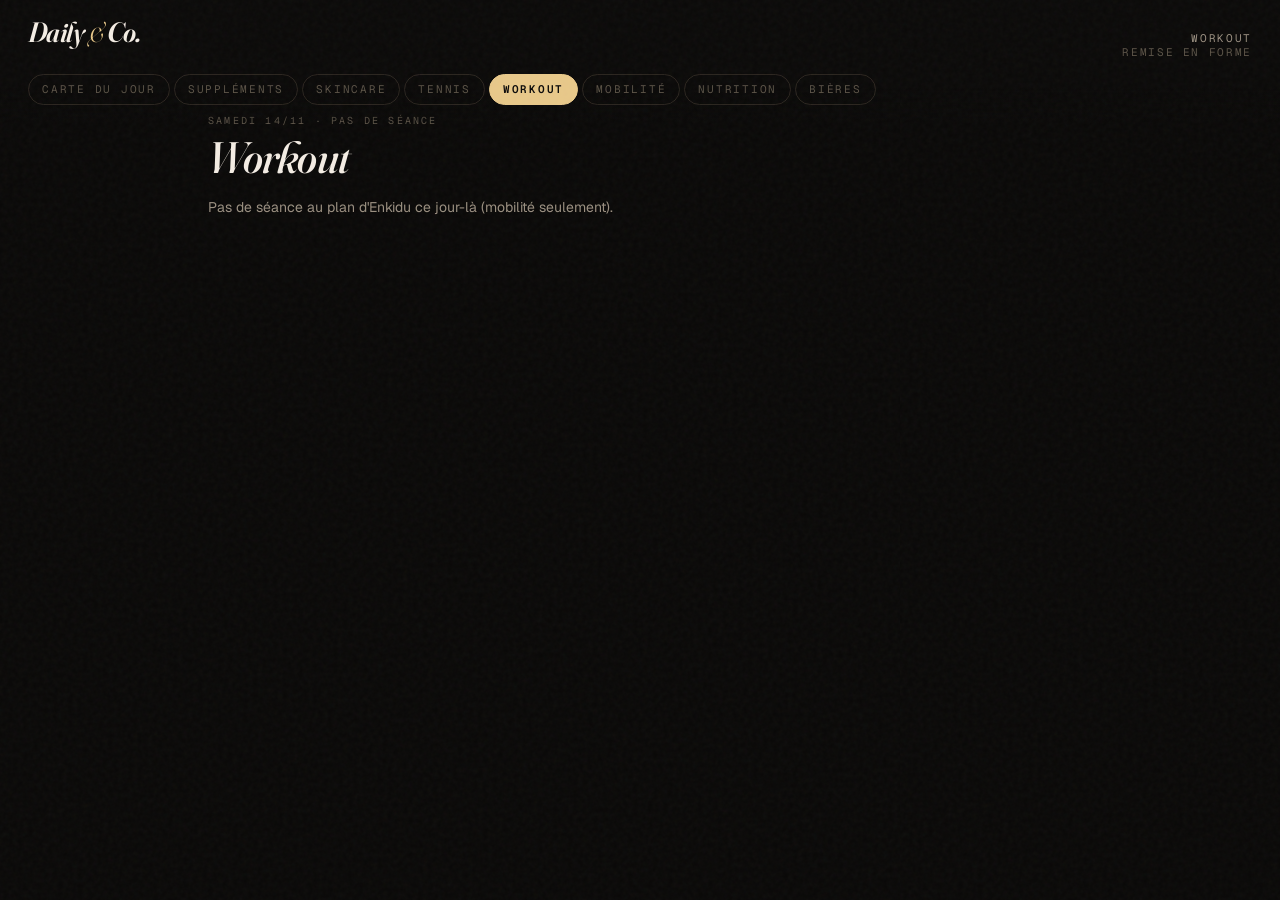
<file: workout.html>
<!DOCTYPE html>
<html lang="fr">
<head>
<meta charset="UTF-8">
<meta name="viewport" content="width=device-width, initial-scale=1.0, maximum-scale=2.0">
<title>Daily — Workout</title>
<link rel="preconnect" href="https://fonts.googleapis.com">
<link rel="preconnect" href="https://fonts.gstatic.com" crossorigin>
<link href="https://fonts.googleapis.com/css2?family=Fraunces:ital,opsz,wght@0,9..144,300..900;1,9..144,300..900&family=Geist:wght@300..700&family=Geist+Mono:wght@400..600&display=swap" rel="stylesheet">
<link rel="stylesheet" href="styles.css">
<style>
  html { scroll-behavior: smooth; }
  body { min-height: 100%; }
  main { max-width: 900px; margin: 0 auto; padding: calc(var(--topbar-h) + 22px) 18px 80px; }

  .page-kicker {
    font-family: 'Geist Mono', monospace;
    font-size: 10px; text-transform: uppercase; letter-spacing: 0.22em;
    color: var(--ink-faint); margin-bottom: 8px;
  }
  .page-title {
    font-family: 'Fraunces', serif; font-variation-settings: 'opsz' 144;
    font-weight: 500; font-style: italic; font-size: clamp(30px, 7vw, 44px);
    line-height: 1.02; letter-spacing: -0.02em; margin-bottom: 16px;
  }
  .page-intro { font-size: 14px; line-height: 1.6; color: var(--ink-dim); max-width: 62ch; margin-bottom: 28px; }
  .page-intro b { color: var(--ink); font-weight: 500; }

  .goal {
    display: flex; align-items: flex-start; gap: 14px;
    background: linear-gradient(110deg, rgba(232,200,137,0.12), transparent);
    border: 1px solid rgba(232,200,137,0.30); border-radius: 16px;
    padding: 18px 20px; margin-bottom: 40px;
  }
  .goal .star { color: var(--accent); font-size: 20px; line-height: 1; margin-top: 1px; }
  .goal .g-kicker {
    font-family: 'Geist Mono', monospace; font-size: 9.5px; text-transform: uppercase;
    letter-spacing: 0.16em; color: var(--ink-faint); margin-bottom: 6px;
  }
  .goal .g-line { font-size: 14.5px; line-height: 1.5; margin-bottom: 8px; }
  .goal .g-line b { font-weight: 600; }
  .goal .g-sub { font-size: 13px; line-height: 1.6; color: var(--ink-dim); }
  .goal .g-sub b { color: var(--ink); font-weight: 500; }

  .constraint {
    border: 1px solid var(--rule); border-radius: 14px;
    padding: 16px 18px; margin-bottom: 18px;
    background: rgba(255,255,255,0.015);
  }
  .constraint .c-tag {
    font-family: 'Geist Mono', monospace; font-size: 9.5px; text-transform: uppercase;
    letter-spacing: 0.16em; color: var(--accent); margin-bottom: 8px;
  }
  .constraint .c-body { font-size: 13.5px; line-height: 1.65; color: var(--ink-dim); }
  .constraint .c-body b { color: var(--ink); font-weight: 500; }
  .constraint .c-body code { font-family: 'Geist Mono', monospace; font-size: 11.5px; color: var(--ink); }

  .section-label {
    font-family: 'Geist Mono', monospace; font-size: 10px; text-transform: uppercase;
    letter-spacing: 0.2em; color: var(--ink-faint);
    margin: 40px 0 16px; padding-bottom: 8px; border-bottom: 1px solid var(--rule);
  }

  .seance { display: flex; flex-direction: column; gap: 2px; }
  .step { display: flex; gap: 14px; padding: 18px 0; border-bottom: 1px solid var(--rule); }
  .step:last-child { border-bottom: none; }
  .step .num {
    font-family: 'Geist Mono', monospace; font-size: 11px; color: var(--accent);
    flex-shrink: 0; width: 20px; padding-top: 2px;
  }
  .step .txt { flex: 1; display: block; }
  .step .role { display: block; font-size: 14.5px; font-weight: 600; margin-bottom: 6px; }
  .step .role .time {
    font-family: 'Geist Mono', monospace; font-size: 10.5px; font-weight: 400;
    color: var(--ink-faint); text-transform: uppercase; letter-spacing: 0.1em; margin-left: 8px;
  }
  .step .detail { display: block; font-size: 13.5px; line-height: 1.6; color: var(--ink-dim); margin-bottom: 10px; }
  .step .detail b { color: var(--ink); font-weight: 500; }
  .step ul { list-style: none; padding: 0; margin: 0; }
  .step li {
    font-size: 13.5px; line-height: 1.5; padding: 7px 0 7px 14px;
    border-left: 2px solid var(--rule); margin-bottom: 4px; color: var(--ink-dim);
  }
  .step li b { color: var(--ink); font-weight: 500; }
  .step li code { font-family: 'Geist Mono', monospace; font-size: 11.5px; color: var(--ink-faint); }
  .step li .reps { font-family: 'Geist Mono', monospace; font-size: 11.5px; color: var(--accent); margin-left: 6px; }

  .retest {
    border: 1px solid var(--rule); border-radius: 12px;
    padding: 12px 14px; margin-top: 12px; background: rgba(255,255,255,0.02);
  }
  .retest .rt-tag {
    font-family: 'Geist Mono', monospace; font-size: 9px; text-transform: uppercase;
    letter-spacing: 0.16em; color: var(--accent); margin-bottom: 6px;
  }
  .retest .rt-body { font-size: 12.5px; line-height: 1.6; color: var(--ink-dim); }
  .retest .rt-body b { color: var(--ink); font-weight: 500; }
  .retest .rt-body code { font-family: 'Geist Mono', monospace; font-size: 11px; color: var(--ink); }

  .decision {
    border: 1px solid rgba(232,200,137,0.30); border-radius: 14px;
    padding: 16px 18px; margin: 30px 0 0;
    background: linear-gradient(110deg, rgba(232,200,137,0.08), transparent);
  }
  .decision .d-tag {
    font-family: 'Geist Mono', monospace; font-size: 9.5px; text-transform: uppercase;
    letter-spacing: 0.16em; color: var(--accent); margin-bottom: 8px;
  }
  .decision .d-body { font-size: 13.5px; line-height: 1.65; color: var(--ink-dim); }
  .decision .d-body b { color: var(--ink); font-weight: 500; }
  .decision .d-body code { font-family: 'Geist Mono', monospace; font-size: 11.5px; color: var(--ink); }
  .decision .opt { margin-top: 12px; padding-left: 14px; border-left: 2px solid var(--rule); }
  .decision .opt-h { font-size: 13px; font-weight: 600; color: var(--ink); margin-bottom: 4px; }

  .tyler { border: 1px solid var(--rule); border-radius: 14px; padding: 16px 18px; }
  .tyler p { font-size: 13.5px; line-height: 1.65; color: var(--ink-dim); margin: 0 0 12px; }
  .tyler p:last-child { margin-bottom: 0; }
  .tyler p b { color: var(--ink); font-weight: 500; }
  .tyler code { font-family: 'Geist Mono', monospace; font-size: 11.5px; color: var(--ink); }
  .swatches { display: flex; flex-wrap: wrap; gap: 10px; margin-bottom: 12px; }
  .sw {
    display: inline-flex; align-items: center; gap: 6px;
    font-size: 12px; color: var(--ink-dim);
    border: 1px solid var(--rule); border-radius: 999px; padding: 5px 11px;
  }
  .sw.cur { border-color: rgba(232,200,137,0.45); color: var(--ink); }
  .sw .dot { width: 9px; height: 9px; border-radius: 50%; display: inline-block; }

  .split { display: grid; grid-template-columns: 1fr 1fr; gap: 16px; }
  @media (max-width: 700px) { .split { grid-template-columns: 1fr; } }
  .card { border: 1px solid var(--rule); border-radius: 14px; padding: 16px 18px; }
  .card h3 {
    font-family: 'Geist Mono', monospace; font-size: 10px; text-transform: uppercase;
    letter-spacing: 0.16em; color: var(--ink-faint); margin: 0 0 12px; font-weight: 400;
  }
  .card ul { list-style: none; padding: 0; margin: 0; }
  .card li {
    font-size: 13px; line-height: 1.55; padding: 7px 0 7px 16px; position: relative;
    color: var(--ink-dim);
  }
  .card li b { color: var(--ink); font-weight: 500; }
  .card li code { font-family: 'Geist Mono', monospace; font-size: 11px; color: var(--ink-faint); }
  .card.watch li::before { content: '◆'; position: absolute; left: 0; color: var(--accent); font-size: 8px; top: 11px; }
  .card.dont li::before { content: '✕'; position: absolute; left: 0; color: #ef4444; font-size: 10px; top: 9px; }

  .footnote {
    font-size: 11.5px; line-height: 1.7; color: var(--ink-faint);
    margin-top: 40px; padding-top: 18px; border-top: 1px solid var(--rule);
  }
  .footnote b { color: var(--ink-dim); font-weight: 500; }
  .footnote code { font-family: 'Geist Mono', monospace; font-size: 10.5px; }
</style>
</head>
<body>

<header>
  <div class="topline">
    <div class="masthead">Daily <span class="amp">&amp;</span> Co.</div>
    <div class="date-line">Workout<br><span class="meta">remise en forme</span></div>
  </div>
  <nav class="tabs">
    <a class="tab" href="index.html">Carte du jour</a>
    <a class="tab" href="supplements.html">Suppléments</a>
    <a class="tab" href="skincare.html">Skincare</a>
    <a class="tab" href="tennis.html">Tennis</a>
    <a class="tab active" href="workout.html">Workout</a>
    <a class="tab" href="mobilite.html">Mobilité</a>
    <a class="tab" href="nutrition.html">Nutrition</a>
    <a class="tab" href="bieres.html">Bières</a>
  </nav>
</header>

<main>
<div class="page-kicker">SAMEDI 14/11 · PAS DE SÉANCE</div><h1 class="page-title">Workout</h1><p class="page-intro">Pas de séance au plan d'Enkidu ce jour-là (mobilité seulement).</p>
</main>

</body>
</html>
</file>
<file: styles.css>
/* ============================================================
   Daily & Co. — design tokens partagés (carte / suppléments / skincare)
   Identité : éditorial sombre, accent doré, grain papier.
   ============================================================ */
:root {
  --bg: #0a0908;
  --bg-elev: #14110f;
  --bg-panel: #1a1714;
  --ink: #f4ede4;
  --ink-dim: #9a8f80;
  --ink-faint: #5a5246;
  --rule: #2a241e;
  --rule-bright: #4a4036;
  --accent: #e8c889;
  --tension: #ef4444;

  /* couleurs thématiques (carte des news) */
  --t-geopol: #ef4444;
  --t-finance: #eab308;
  --t-tech: #06b6d4;
  --t-learn: #6366f1;
  --t-sante: #f97316;
  --t-climat: #10b981;
  --t-sciences: #14b8a6;

  --topbar-h: 92px;
}

* { box-sizing: border-box; margin: 0; padding: 0; }

body {
  background: var(--bg);
  color: var(--ink);
  font-family: 'Geist', -apple-system, sans-serif;
  font-weight: 400;
  -webkit-font-smoothing: antialiased;
  overscroll-behavior: none;
}

/* Grain overlay — texture papier sur toutes les pages */
body::before {
  content: '';
  position: fixed;
  inset: 0;
  pointer-events: none;
  z-index: 1000;
  opacity: 0.04;
  background-image: url("data:image/svg+xml,%3Csvg viewBox='0 0 200 200' xmlns='http://www.w3.org/2000/svg'%3E%3Cfilter id='n'%3E%3CfeTurbulence type='fractalNoise' baseFrequency='0.9' numOctaves='3'/%3E%3C/filter%3E%3Crect width='100%25' height='100%25' filter='url(%23n)'/%3E%3C/svg%3E");
}

/* ============================================================
   HEADER + barre d'onglets (fixés en haut)
   ============================================================ */
header {
  position: fixed;
  top: 0; left: 0; right: 0;
  z-index: 20;
  background: linear-gradient(to bottom, var(--bg) 72%, transparent);
  padding: 12px 16px 14px;
}

.topline {
  display: flex;
  align-items: baseline;
  justify-content: space-between;
  gap: 12px;
}

.masthead {
  font-family: 'Fraunces', serif;
  font-variation-settings: 'opsz' 144;
  font-weight: 600;
  font-style: italic;
  font-size: 22px;
  letter-spacing: -0.02em;
  line-height: 1;
}
.masthead .amp { color: var(--accent); font-weight: 300; }

.date-line {
  font-family: 'Geist Mono', monospace;
  font-size: 10px;
  color: var(--ink-dim);
  text-transform: uppercase;
  letter-spacing: 0.15em;
  text-align: right;
  line-height: 1.3;
}
.date-line .meta { color: var(--ink-faint); }

/* Onglets */
.tabs {
  display: flex;
  gap: 4px;
  margin-top: 12px;
  overflow-x: auto;
  scrollbar-width: none;
}
.tabs::-webkit-scrollbar { display: none; }
.tab {
  font-family: 'Geist Mono', monospace;
  font-size: 10.5px;
  text-transform: uppercase;
  letter-spacing: 0.16em;
  color: var(--ink-faint);
  text-decoration: none;
  padding: 7px 13px 8px;
  border: 1px solid var(--rule);
  border-radius: 999px;
  white-space: nowrap;
  transition: color .15s, border-color .15s, background .15s;
}
.tab:hover { color: var(--ink); border-color: var(--rule-bright); }
.tab.active {
  color: var(--bg);
  background: var(--accent);
  border-color: var(--accent);
  font-weight: 600;
}

@media (min-width: 720px) {
  header { padding: 18px 28px 16px; }
  .masthead { font-size: 28px; }
  .date-line { font-size: 11px; }
  .tabs { margin-top: 14px; }
  .tab { font-size: 11px; }
}
</file>
